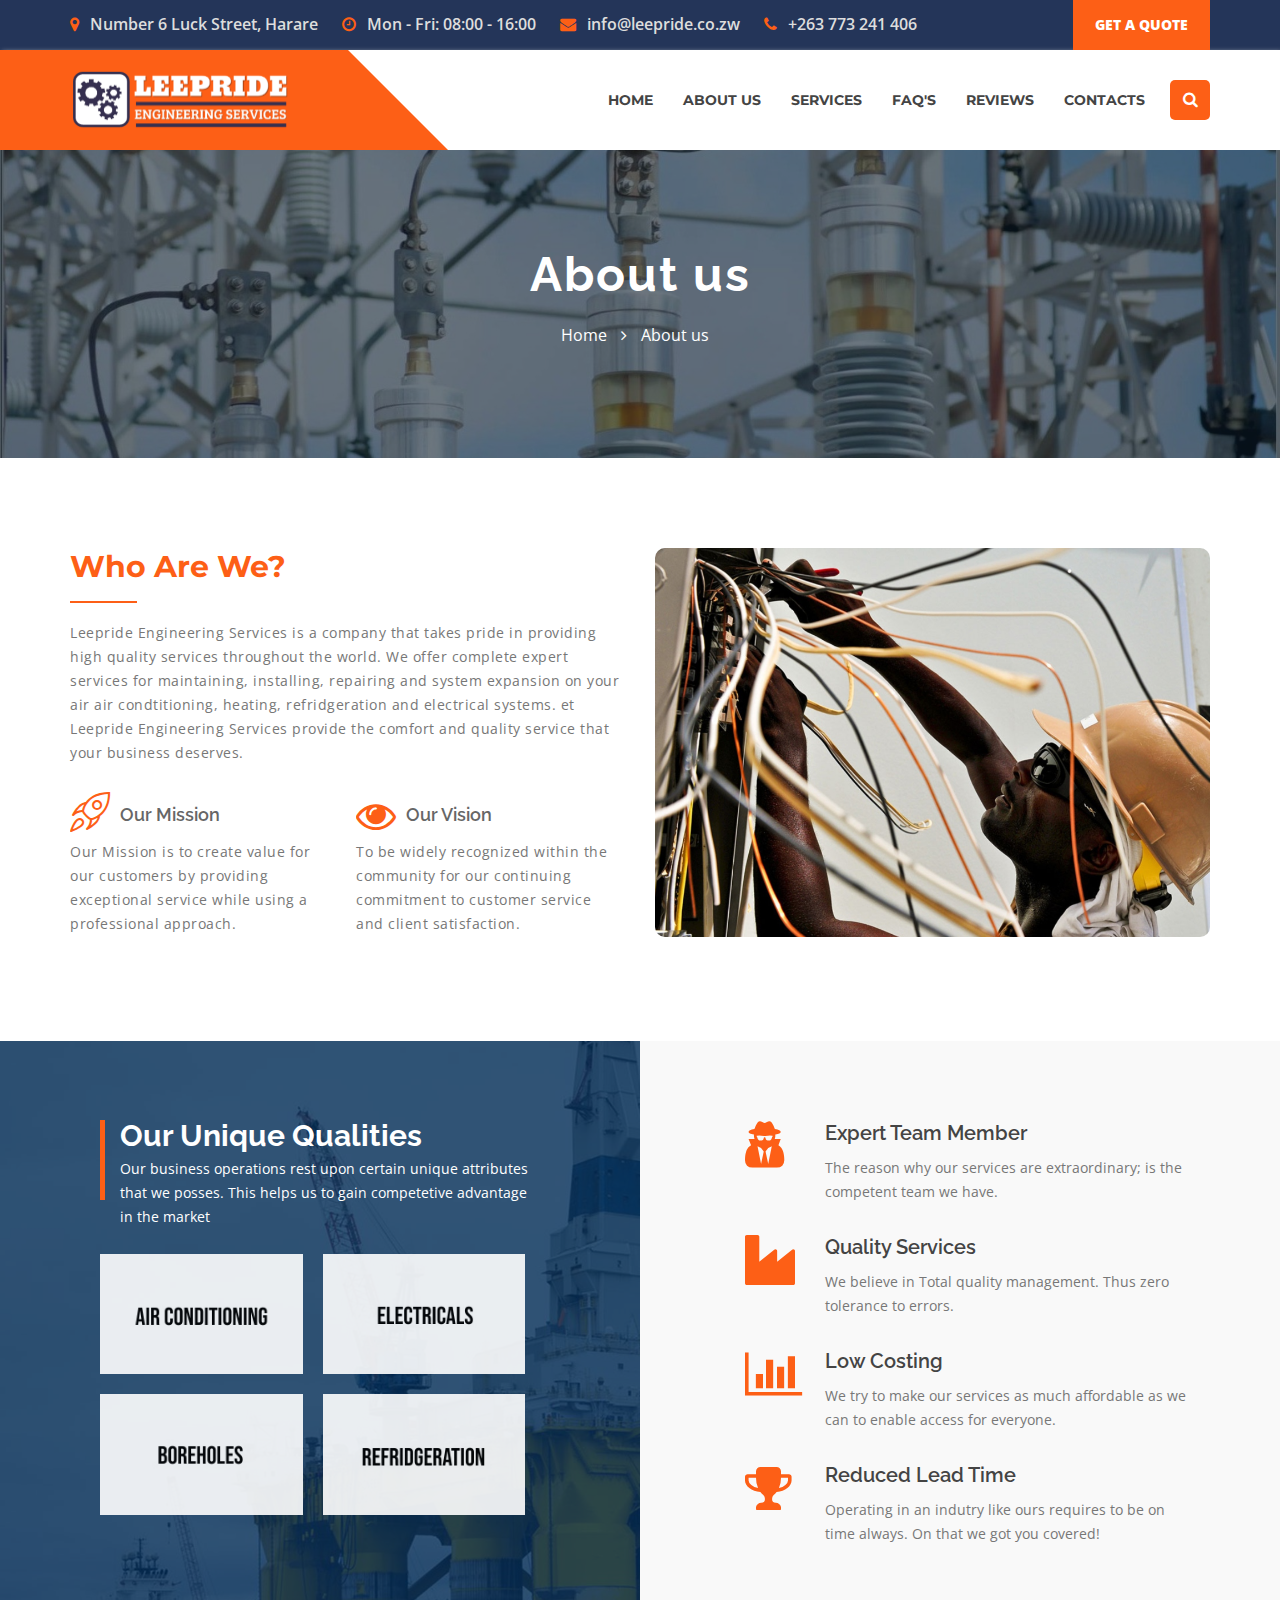
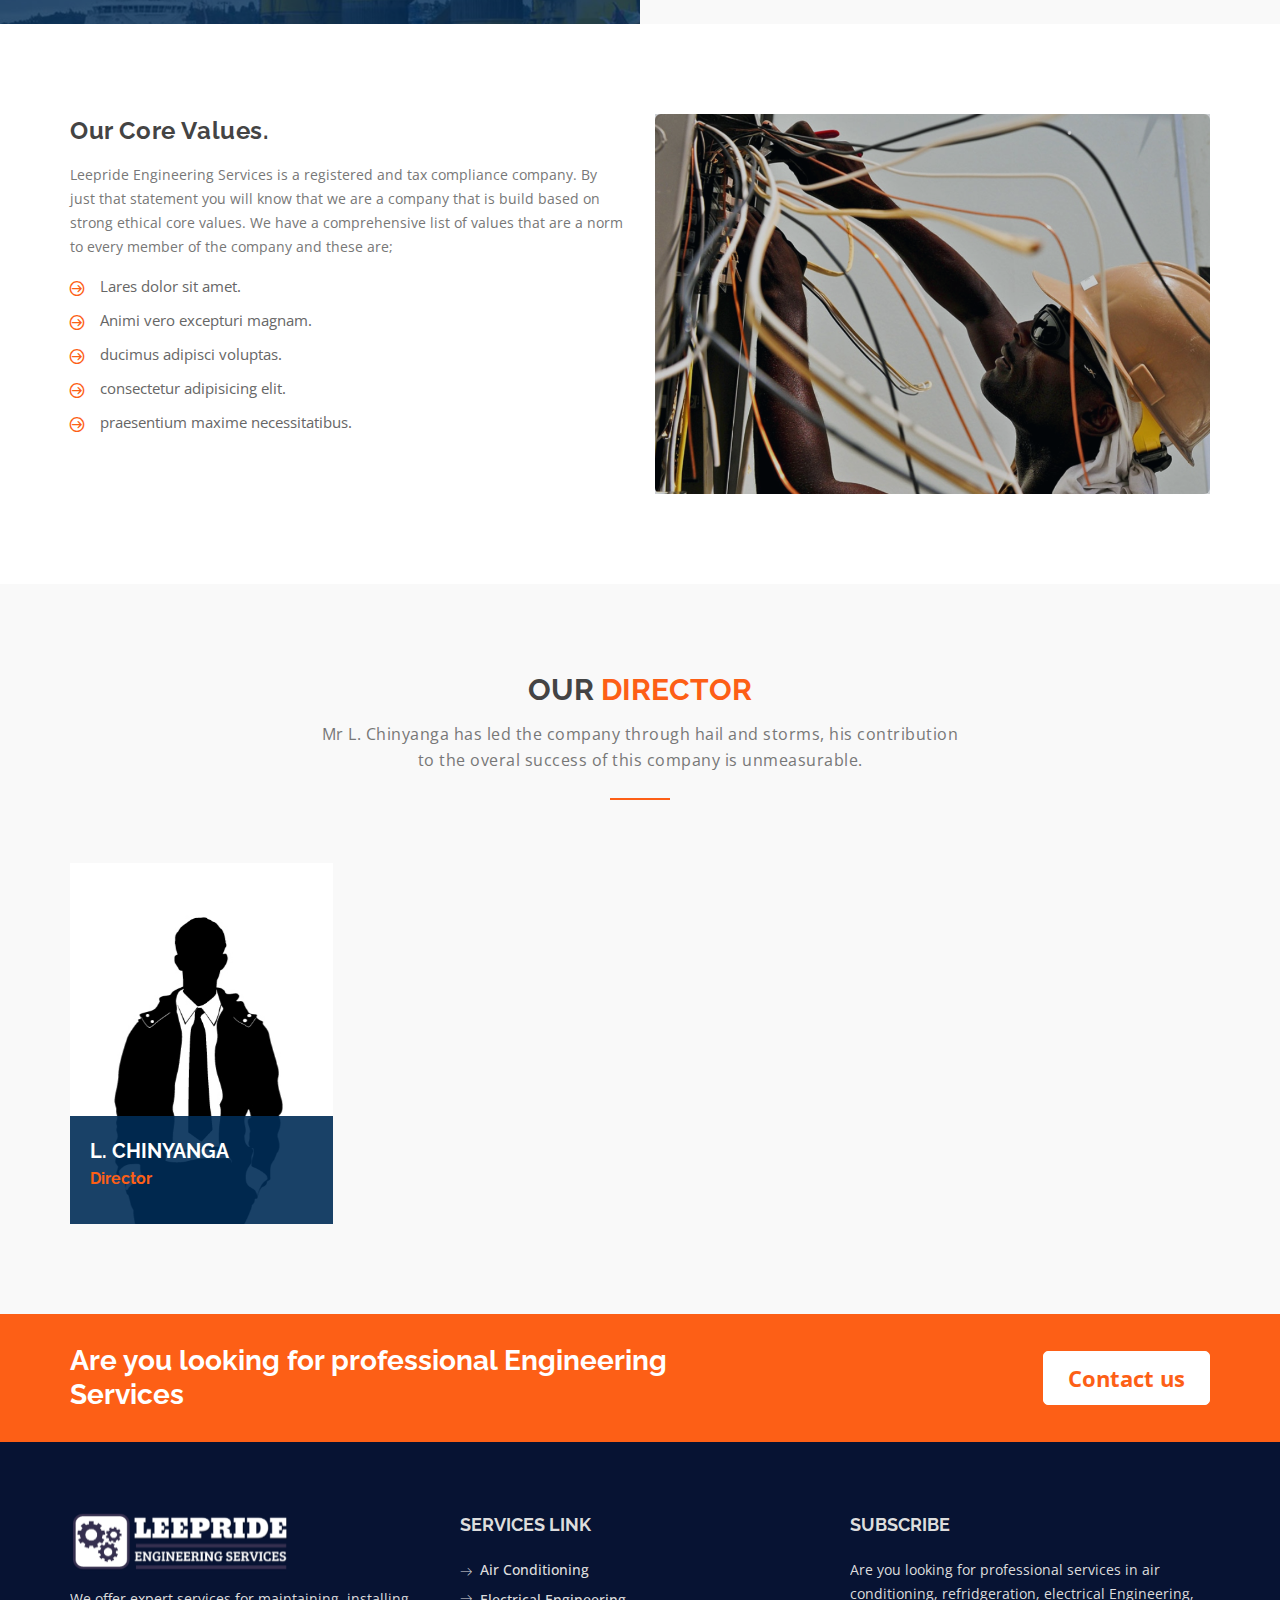
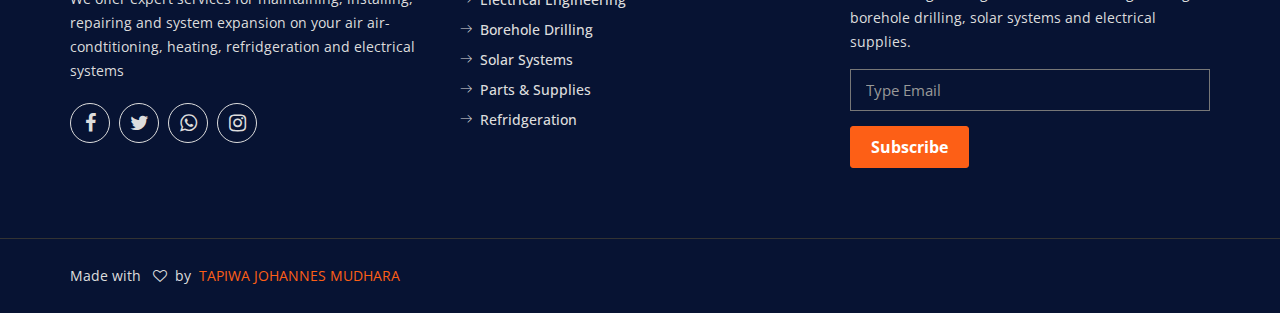
<file: about.html>
<!doctype html>
<html class="no-js" lang="en">
	
<head>
		<meta charset="utf-8">
		<meta http-equiv="x-ua-compatible" content="ie=edge">
		<title>About us | Leepride Engineering Services</title>
		<meta name="description" content="">
		<meta name="viewport" content="width=device-width, initial-scale=1">

		<!-- favicon -->		
		<link rel="shortcut icon" type="image/x-icon" href="img/logo/favicon.ico">

		<!-- all css here -->

		<!-- bootstrap v3.3.6 css -->
		<link rel="stylesheet" href="css/bootstrap.min.css">
		<!-- owl.carousel css -->
		<link rel="stylesheet" href="css/owl.carousel.css">
		<link rel="stylesheet" href="css/owl.transitions.css">
        <!-- meanmenu css -->
        <link rel="stylesheet" href="css/meanmenu.min.css">
		<!-- font-awesome css -->
		<link rel="stylesheet" href="css/font-awesome.min.css">
		<link rel="stylesheet" href="css/icon.css">
		<link rel="stylesheet" href="css/flaticon.css">
		<!-- magnific css -->
        <link rel="stylesheet" href="css/magnific.min.css">
		<!-- venobox css -->
		<link rel="stylesheet" href="css/venobox.css">
		<!-- style css -->
		<link rel="stylesheet" href="style.css">
		<!-- responsive css -->
		<link rel="stylesheet" href="css/responsive.css">

		<!-- modernizr css -->
		<script src="js/vendor/modernizr-2.8.3.min.js"></script>
	</head>
		<body>

		<!--[if lt IE 8]>
			<p class="browserupgrade">You are using an <strong>outdated</strong> browser. Please <a href="http://browsehappy.com/">upgrade your browser</a> to improve your experience.</p>
		<![endif]-->

        <div id="preloader"></div>
        <header class="header-one">
            <!-- Start top bar -->
            <div class="topbar-area fix hidden-xs">
                <div class="container">
                    <div class="row">
                        <div class=" col-md-10 col-sm-9">
                            <div class="topbar-left">
                                <ul>
                                    <li><a href="#"><i class="fa fa-map-marker"></i> Number 6 Luck Street, Harare</a></li>
                                    <li class="hidden-sm"><a href="#"><i class="fa fa-clock-o"></i> Mon - Fri: 08:00 - 16:00</a></li>
                                    <li><a href="#"><i class="fa fa-envelope"></i> info@leepride.co.zw</a></li>
                                    <li><a href="tel:+263773241406"><i class="fa fa-phone"></i> +263 773 241 406</a></li>
                                </ul>  
                            </div>
                        </div>
                        <div class="col-md-2 col-sm-3">
                            <div class="quote-button">
								<a href="contact.html" class="quote-btn"  title="Quick view" data-toggle="modal" data-target="#quoteModal">Get a quote</a>
							</div>
                        </div>
                    </div>
                </div>
            </div>
            <!-- End top bar -->
            <!-- header-area start -->
            <div id="sticker" class="header-area hidden-xs">
                <div class="container">
                    <div class="row">
                        <!-- logo start -->
                        <div class="col-md-3 col-sm-3 logo-bg">
                            <div class="logo">
                                <!-- Brand -->
                                <a class="navbar-brand page-scroll sticky-logo" href="index.html">
                                    <img src="img/logo/logo2.png" alt="">
                                </a>
                            </div>
                        </div>
                        <!-- logo end -->
                        <div class="col-md-9 col-sm-9">
                            <div class="header-right-link">
                                <!-- search option start -->
                                <form action="#">
                                    <div class="search-option">
                                        <input type="text" placeholder="Search...">
                                        <button class="button" type="submit"><i class="fa fa-search"></i></button>
                                    </div>
                                    <a class="main-search" href="#"><i class="fa fa-search"></i></a>
                                </form>
                                <!-- search option end -->
                            </div>
                            <!-- mainmenu start -->
                            <nav class="navbar navbar-default">
                                <div class="collapse navbar-collapse" id="navbar-example">
                                    <div class="main-menu">
                                        <ul class="nav navbar-nav navbar-right">
                                            <li><a href="index.html">Home</a></li>
											<li><a href="about.html">About us</a></li>
											<li><a class="pagess" href="services.html">Services</a>
												<ul class="sub-menu">
													<li><a href="services.html">All Services</a></li>
													<li><a href="air.html">Air Conditioning</a></li>
													<li><a href="refridgeration.html">Refridgeration</a></li>
													<li><a href="electricals.html">Electrical Engineering</a></li>
													<li><a href="boreholes.html">Boreholes</a></li>
													<li><a href="solar.html">Solar Energy System</a></li>
													<li><a href="parts.html">Parts & Supplies</a></li>
												</ul>
											</li>
											<li><a href="faq.html">Faq's</a></li>
											<li><a href="review.html">Reviews</a></li>
											<li><a href="contact.html">contacts</a></li>
                                        </ul>
                                    </div>
                                </div>
                            </nav>
                            <!-- mainmenu end -->
                        </div>
                    </div>
                </div>
            </div>
            <!-- header-area end -->
            <!-- mobile-menu-area start -->
            <div class="mobile-menu-area hidden-lg hidden-md hidden-sm">
                <div class="container">
                    <div class="row">
                        <div class="col-md-12">
                            <div class="mobile-menu">
                                <div class="logo">
                                    <a href="index.html"><img src="img/logo/logo.png" alt="" /></a>
                                </div>
                                <nav id="dropdown">
                                    <ul class="nav navbar-nav navbar-right">
                                        <li><a href="index.html">Home</a></li>
                                        <li><a href="about.html">About us</a></li>
										<li><a class="pagess" href="services.html">Services</a>
											<ul class="sub-menu">
												<li><a href="services.html">All Services</a></li>
												<li><a href="air.html">Air Conditioning</a></li>
												<li><a href="refridgeration.html">Refridgeration</a></li>
												<li><a href="electricals.html">Electrical Engineering</a></li>
												<li><a href="boreholes.html">Boreholes</a></li>
												<li><a href="solar.html">Solar Energy System</a></li>
												<li><a href="parts.html">Parts & Supplies</a></li>
											</ul>
										</li>
                                        <li><a href="faq.html">Faq's</a></li>
                                        <li><a href="review.html">Reviews</a></li>
                                        <li><a href="contact.html">contacts</a></li>
                                    </ul>
                                </nav>
                            </div>					
                        </div>
                    </div>
                </div>
            </div>
            <!-- mobile-menu-area end -->		
        </header>
        <!-- header end -->
        <!-- Start breadcumb Area -->
        <div class="page-area">
            <div class="breadcumb-overlay"></div>
            <div class="container">
                <div class="row">
                    <div class="col-md-12 col-sm-12 col-xs-12">
                        <div class="breadcrumb text-center">
                            <div class="section-headline white-headline text-center">
                                <h3>About us</h3>
                            </div>
                            <ul>
                                <li class="home-bread">Home</li>
                                <li>About us</li>
                            </ul>
                        </div>
                    </div>
                </div>
            </div>
        </div>
        <!-- End breadcumb Area -->
         <!-- about-area start -->
        <div class="about-page-area area-padding">
            <div class="container">
                <div class="row">
                    <div class="col-md-6 col-sm-6 col-xs-12">
                        <div class="about-content">
							<h4><span class="color">Who are we?</span></h4>
                            <p>Leepride Engineering Services is a company that takes pride in providing high quality services throughout the world. We offer complete expert services for maintaining, installing, repairing and system expansion on your air air condtitioning, heating, refridgeration and electrical systems. et Leepride Engineering Services provide the comfort and quality service that your business deserves.</p>
                            <div class="about-details text-center">
                                <div class="single-about">
                                    <div class="icon-title">
                                    	<a href="#"><i class="icon icon-rocket"></i></a>
                                        <h5>Our Mission</h5>
                                    </div>
									<p>Our Mission is to create value for our customers by providing exceptional service while using a professional approach.</p>
                                </div>
                                <div class="single-about">
                                    <div class="icon-title">
										<a href="#"><i class="fa fa-eye"></i></a>
										<h5>Our Vision</h5>
                                    </div>
                                    <p>To be widely recognized within the community for our continuing commitment to customer service and client satisfaction.</p>
                                </div>
                            </div>
                        </div>
                    </div>
                    <!-- column end -->
                    <div class="col-md-6 col-sm-6 col-xs-12">
                        <div class="about-image">
                            <img src="img/about/vd.jpg" alt="">
                        </div>
                    </div>
                    <!-- column end -->
                </div>
            </div>
        </div>
        <!-- about-area end -->
         <!-- Start Overview -->
        <div class="overview-area fix parallax-bg" data-stellar-background-ratio="0.6">
            <div class="container-full ">
                <div class="row">
                    <div class="col-md-6 col-sm-12 col-xs-12">
                        <div class="client-details">
                            <div class="client-head">
                                <h3>Our unique qualities</h3>
                                <p>Our business operations rest upon certain unique attributes that we posses. This helps us to gain competetive advantage in the market</p>
                            </div>
                            <div class="client-inner">
                                <div class="single-client">
                                    <a href="#"><img src="img/brand/1.jpg" alt=""></a>
                                </div>
                                <!-- End single-client -->
                                <div class="single-client">
                                    <a href="#"><img src="img/brand/2.jpg" alt=""></a>
                                </div>
                                <!-- End single-client -->
                                <div class="single-client">
                                    <a href="#"><img src="img/brand/3.jpg" alt=""></a>
                                </div>
                                <!-- End single-client -->
                                <div class="single-client">
                                    <a href="#"><img src="img/brand/4.jpg" alt=""></a>
                                </div>
                                <!-- End single-client -->
                            </div>
                        </div>
                    </div>
                    <!-- End Column -->
                    <div class=" col-md-6 col-sm-12 col-xs-12">
                        <div class="company-content">
                        	<div class="main-view">
								<div class="single-view">
									<a class="view-images" href="#"><i class="fa fa-user-secret"></i></a>
									<div class="view-content">
										<h4>Expert Team member</h4>
										 <p>The reason why our services are extraordinary; is the competent team we have.</p>
									</div>
								</div>
							</div>
							<!-- End single-view -->
							<div class="main-view">
								<div class="single-view">
									<a class="view-images" href="#"><i class="fa fa-industry "></i></a>
									<div class="view-content">
										<h4>Quality Services</h4>
										 <p>We believe in Total quality management. Thus zero tolerance to errors.</p>
									</div>
								</div>
							</div>
							<!-- End single-view -->
							<div class="main-view">
								<div class="single-view">
									<a class="view-images" href="#"><i class="fa fa-bar-chart "></i></a>
									<div class="view-content">
										<h4>Low Costing</h4>
										 <p>We try to make our services as much affordable as we can to enable access for everyone.</p>
									</div>
								</div>
							</div>
							<!-- End single-view -->
						   <div class="main-view">
								<div class="single-view">
									<a class="view-images" href="#"><i class="fa fa-trophy"></i></a>
									<div class="view-content">
										<h4>Reduced Lead Time</h4>
										 <p>Operating in an indutry like ours requires to be on time always. On that we got you covered!</p>
									</div>
								</div>
							</div>
							<!-- End single-view -->
                        </div>
                    </div>
                </div>
            </div>
        </div>
        <!-- End Overview -->
        <!-- Start About Area -->
         <div class="video-page-area area-padding">
            <div class="container">
                <div class="row">
                    <div class="col-md-6 col-sm-6 col-xs-12">
                        <div class="video-text">
                           <h4>Our Core Values.</h4>
                            <p>
                                Leepride Engineering Services is a registered and tax compliance company. By just that statement you will know that we are a company that is build based on strong ethical core values. We have a comprehensive list of values that are a norm to every member of the company and these are;
                            </p>
                            <ul class="marker-list">
                                <li>Lares dolor sit amet.</li>
                                <li>Animi vero excepturi magnam.</li>
                                <li>ducimus adipisci voluptas.</li>
                                <li>consectetur adipisicing elit.</li>
                                <li>praesentium maxime necessitatibus.</li>
                            </ul>
                        </div>
                    </div>
                    <div class="col-md-6 col-sm-6 col-xs-12">
                        <div class="video-inner text-center">
                            <div class="video-content">
                              
                               
                            </a>
                            </div>
                        </div>
                    </div>
                </div>
                <!-- end Row -->
            </div>
        </div>
        <!-- End About Area -->
        <!-- Team area start -->	
        <div class="team-area bg-color area-padding">
            <div class="container">
                <!-- section head -->
                <div class="row">
					<div class="col-md-12 col-sm-12 col-xs-12">
						<div class="section-headline text-center">
							<h3>Our <span class="color">Director</span></h3>
						    <p>Mr L. Chinyanga has led the company through hail and storms, his contribution to the overal success of this company is unmeasurable.</p>
						</div>
					</div>
				</div>
                <div class="row">
                    <div class="team-member">
                       
                        <!-- the director-->
                        <div class="col-md-3 col-sm-6">
                            <div class="single-member">
                                <div class="team-img">
                                    <a href="#">
                                        <img src="img/team/t4.jpg" alt="">
                                    </a>
                                </div>
                                <div class="team-content">
                                    <div class="team-title">
                                        <h4>L. Chinyanga</h4>
                                        <h6>Director</h6>
                                    </div>
                                    <div class="team-share">
                                       <p>Mr L. Chinyanga has competant skills in engineering an business management with more than 10years experience in the industry</p>
                                        <ul align="center" class="social-icon">
                                            <li ><a class="facebook" href="#"><i class="fa fa-phone"></i></a></li>
                                           
                                            <li><a class="instagram" href="#"><i class="fa fa-whatsapp"></i></a></li>
                                        </ul>
                                    </div>
                                </div>
                            </div>
                        </div>
                        <!-- the director-->
                    </div>
                </div>
            </div>
        </div>
        <!-- team area end -->
        <!-- Start Banner Area -->
        <div class="banner-area">
            <div class="container">
                <div class="row">
                    <div class="col-md-12 col-sm-12 col-xs-12">
                        <div class="banner-content text-left">
                            <h4>Are you looking for professional Engineering Services</h4>
                            <div class="banner-contact-btn">
                                <a class="banner-btn" href="tel:+263773241406">Contact us</a>
                            </div>
                        </div>
                    </div>
                </div>
            </div>
        </div>
        <!-- End Banner Area -->
        <!-- Start Footer bottom Area -->
        <footer>
            <div class="footer-area">
                <div class="container">
                    <div class="row">
                        <div class="col-md-4 col-sm-5 col-xs-12">
                            <div class="footer-content">
                                <div class="footer-head">
                                    <div class="footer-logo">
                                    	<a href="#"><img src="img/logo/logo2.png" alt=""></a>
                                    </div>
                                    <p>
                                        We offer expert services for maintaining, installing, repairing and system expansion on your air air-condtitioning, heating, refridgeration and electrical systems
                                    </p>
                                    <div class="footer-icons">
                                        <ul>
                                            <li>
                                                <a href="#">
                                                    <i class="fa fa-facebook"></i>
                                                </a>
                                            </li>
                                            <li>
                                                <a href="#">
                                                    <i class="fa fa-twitter"></i>
                                                </a>
                                            </li>
                                            
                                            <li>
                                                <a target="_blank" href="https://wa.me/263773241406">
                                                    <i class="fa fa-whatsapp"></i>
                                                </a>
                                            </li>
                                            <li>
                                                <a href="#">
                                                    <i class="fa fa-instagram"></i>
                                                </a>
                                            </li>
                                        </ul>
                                    </div>
                                    
                                </div>
                            </div>
                        </div>
                        <!-- end single footer -->
                        <div class="col-md-4 col-sm-3 col-xs-12">
                            <div class="footer-content">
                                <div class="footer-head">
                                    <h4>Services Link</h4>
                                    <div class="footer-services-link">
                                        <ul class="footer-list">
                                            <li><a href="air.html">Air Conditioning</a></li>
                                            <li><a href="electricals.html">Electrical Engineering </a></li>
                                            <li><a href="boreholes.html">Borehole Drilling</a></li>
                                            <li><a href="solar.html">Solar Systems</a></li>
                                            <li><a href="parts.html">Parts & Supplies</a></li>
                                            <li><a href="refridgeration.html">Refridgeration</a></li>
                                        </ul>
                                    
                                    </div>
                                </div>
                            </div>
                        </div>
                        <!-- end single footer -->
                        <div class="col-md-4 col-sm-4 col-xs-12">
                            <div class="footer-content">
                                <div class="footer-head">
                                    <h4>Subscribe</h4>
                                    <p>
                                        Are you looking for professional services in air conditioning, refridgeration, electrical Engineering, borehole drilling, solar systems and electrical supplies.
                                    </p>
                                    <div class="subs-feilds">
                                        <div class="suscribe-input">
                                            <input type="email" class="email form-control width-80" id="sus_email" placeholder="Type Email">
                                            <button type="submit" id="sus_submit" class="add-btn">Subscribe</button>
                                        </div>
                                    </div>
                                </div>
                            </div>
                        </div>
                        <!-- end single footer -->
                    </div>
                </div>
            </div>
            <!-- End footer area -->
            <div class="footer-area-bottom">
                <div class="container">
                    <div class="row">
                        <div class="col-md-6 col-sm-6 col-xs-12">
                            <div class="copyright">
                                <p>
                                 Made with &nbsp; <i class="fa fa-heart-o"></i> &nbsp;by  <a target="_blank" href="tel:263776792078">&nbsp;TAPIWA JOHANNES MUDHARA</a>
                                </p>
                            </div>
                        </div>
                    </div>
                </div>
            </div>
        </footer>
		<!-- all js here -->

		<!-- jquery latest version -->
		<script src="js/vendor/jquery-1.12.4.min.js"></script>
		<!-- bootstrap js -->
		<script src="js/bootstrap.min.js"></script>
		<!-- owl.carousel js -->
		<script src="js/owl.carousel.min.js"></script>
		<!-- Counter js -->
		<script src="js/jquery.counterup.min.js"></script>
		<!-- waypoint js -->
		<script src="js/waypoints.js"></script>
		<!-- isotope js -->
        <script src="js/isotope.pkgd.min.js"></script>
        <!-- stellar js -->
        <script src="js/jquery.stellar.min.js"></script>
		<!-- magnific js -->
        <script src="js/magnific.min.js"></script>
		<!-- venobox js -->
		<script src="js/venobox.min.js"></script>
        <!-- meanmenu js -->
        <script src="js/jquery.meanmenu.js"></script>
		<!-- Form validator js -->
		<script src="js/form-validator.min.js"></script>
		<!-- plugins js -->
		<script src="js/plugins.js"></script>
		<!-- main js -->
		<script src="js/main.js"></script>
	</body>

</html>
</file>
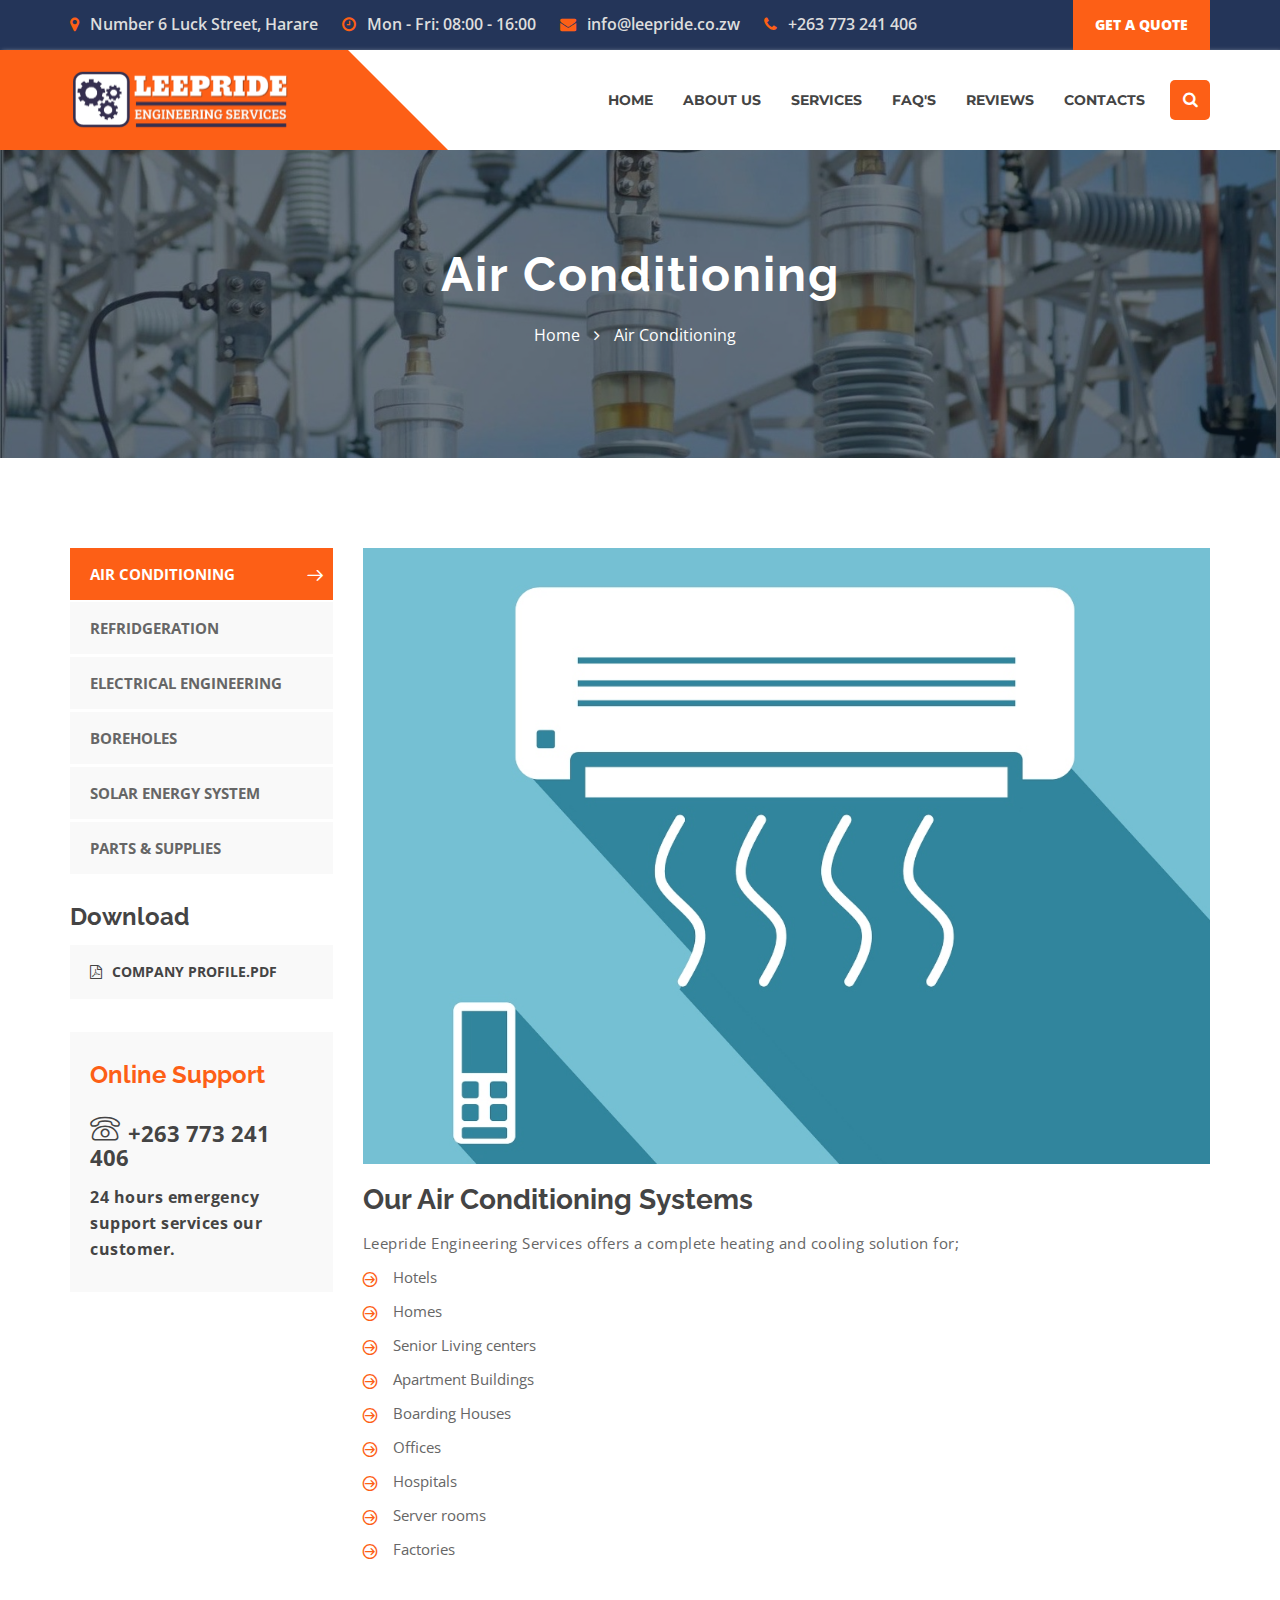
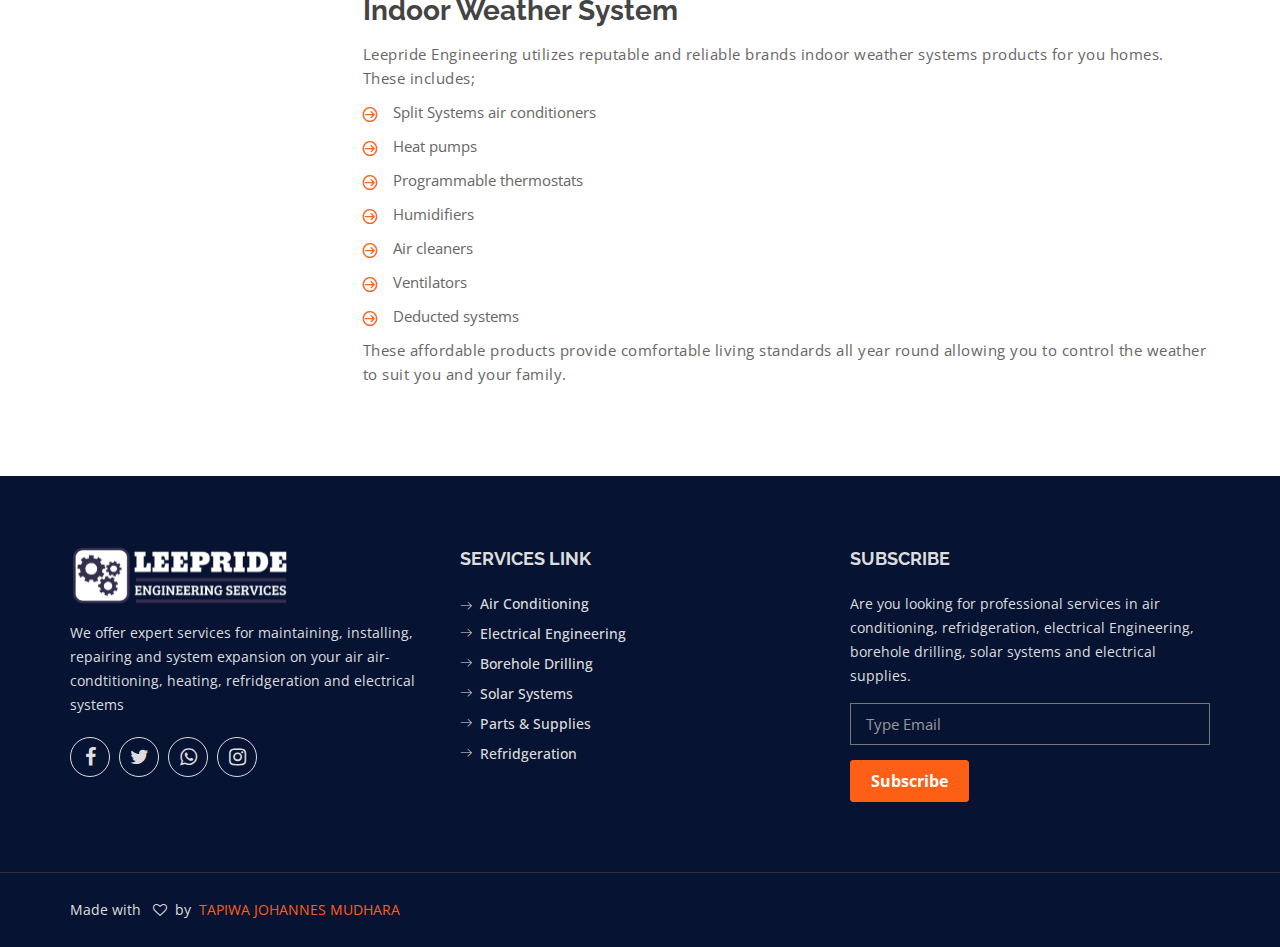
<file: air.html>
<!doctype html>
<html class="no-js" lang="en">
	
<head>
		<meta charset="utf-8">
		<meta http-equiv="x-ua-compatible" content="ie=edge">
		<title>Air Conditioning | Leepride Engineering Services</title>
		<meta name="description" content="">
		<meta name="viewport" content="width=device-width, initial-scale=1">

		<!-- favicon -->		
		<link rel="shortcut icon" type="image/x-icon" href="img/logo/favicon.ico">

		<!-- all css here -->

		<!-- bootstrap v3.3.6 css -->
		<link rel="stylesheet" href="css/bootstrap.min.css">
		<!-- owl.carousel css -->
		<link rel="stylesheet" href="css/owl.carousel.css">
		<link rel="stylesheet" href="css/owl.transitions.css">
        <!-- meanmenu css -->
        <link rel="stylesheet" href="css/meanmenu.min.css">
		<!-- font-awesome css -->
		<link rel="stylesheet" href="css/font-awesome.min.css">
		<link rel="stylesheet" href="css/icon.css">
		<link rel="stylesheet" href="css/flaticon.css">
		<!-- magnific css -->
        <link rel="stylesheet" href="css/magnific.min.css">
		<!-- venobox css -->
		<link rel="stylesheet" href="css/venobox.css">
		<!-- style css -->
		<link rel="stylesheet" href="style.css">
		<!-- responsive css -->
		<link rel="stylesheet" href="css/responsive.css">

		<!-- modernizr css -->
		<script src="js/vendor/modernizr-2.8.3.min.js"></script>
	</head>
		<body>

		<!--[if lt IE 8]>
			<p class="browserupgrade">You are using an <strong>outdated</strong> browser. Please <a href="http://browsehappy.com/">upgrade your browser</a> to improve your experience.</p>
		<![endif]-->

        <div id="preloader"></div>
        <header class="header-one">
            <!-- Start top bar -->
            <div class="topbar-area fix hidden-xs">
                <div class="container">
                    <div class="row">
                        <div class=" col-md-10 col-sm-9">
                            <div class="topbar-left">
                                <ul>
                                    <li><a href="#"><i class="fa fa-map-marker"></i> Number 6 Luck Street, Harare</a></li>
                                    <li class="hidden-sm"><a href="#"><i class="fa fa-clock-o"></i> Mon - Fri: 08:00 - 16:00</a></li>
                                    <li><a href="#"><i class="fa fa-envelope"></i> info@leepride.co.zw</a></li>
                                    <li><a href="tel:+263773241406"><i class="fa fa-phone"></i> +263 773 241 406</a></li>
                                </ul>  
                            </div>
                        </div>
                        <div class="col-md-2 col-sm-3">
                            <div class="quote-button">
								<a href="contact.html" class="quote-btn"  title="Quick view" data-toggle="modal" data-target="#quoteModal">Get a quote</a>
							</div>
                        </div>
                    </div>
                </div>
            </div>
            <!-- End top bar -->
            <!-- header-area start -->
            <div id="sticker" class="header-area hidden-xs">
                <div class="container">
                    <div class="row">
                        <!-- logo start -->
                        <div class="col-md-3 col-sm-3 logo-bg">
                            <div class="logo">
                                <!-- Brand -->
                                <a class="navbar-brand page-scroll sticky-logo" href="index.html">
                                    <img src="img/logo/logo2.png" alt="">
                                </a>
                            </div>
                        </div>
                        <!-- logo end -->
                        <div class="col-md-9 col-sm-9">
                            <div class="header-right-link">
                                <!-- search option start -->
                                <form action="#">
                                    <div class="search-option">
                                        <input type="text" placeholder="Search...">
                                        <button class="button" type="submit"><i class="fa fa-search"></i></button>
                                    </div>
                                    <a class="main-search" href="#"><i class="fa fa-search"></i></a>
                                </form>
                                <!-- search option end -->
                            </div>
                            <!-- mainmenu start -->
                            <nav class="navbar navbar-default">
                                <div class="collapse navbar-collapse" id="navbar-example">
                                    <div class="main-menu">
                                        <ul class="nav navbar-nav navbar-right">
                                            <li><a href="index.html">Home</a></li>
											<li><a href="about.html">About us</a></li>
											<li><a class="pagess" href="services.html">Services</a>
												<ul class="sub-menu">
													<li><a href="services.html">All Services</a></li>
													<li><a href="air.html">Air Conditioning</a></li>
													<li><a href="refridgeration.html">Refridgeration</a></li>
													<li><a href="electricals.html">Electrical Engineering</a></li>
													<li><a href="boreholes.html">Boreholes</a></li>
													<li><a href="solar.html">Solar Energy System</a></li>
													<li><a href="parts.html">Parts & Supplies</a></li>
												</ul>
											</li>
											<li><a href="faq.html">Faq's</a></li>
											<li><a href="review.html">Reviews</a></li>
											<li><a href="contact.html">contacts</a></li>
                                        </ul>
                                    </div>
                                </div>
                            </nav>
                            <!-- mainmenu end -->
                        </div>
                    </div>
                </div>
            </div>
            <!-- header-area end -->
            <!-- mobile-menu-area start -->
            <div class="mobile-menu-area hidden-lg hidden-md hidden-sm">
                <div class="container">
                    <div class="row">
                        <div class="col-md-12">
                            <div class="mobile-menu">
                                <div class="logo">
                                    <a href="index.html"><img src="img/logo/logo.png" alt="" /></a>
                                </div>
                                <nav id="dropdown">
                                    <ul class="nav navbar-nav navbar-right">
                                        <li><a href="index.html">Home</a></li>
                                        <li><a href="about.html">About us</a></li>
										<li><a class="pagess" href="services.html">Services</a>
											<ul class="sub-menu">
												<li><a href="services.html">All Services</a></li>
												<li><a href="air.html">Air Conditioning</a></li>
												<li><a href="refridgeration.html">Refridgeration</a></li>
												<li><a href="electricals.html">Electrical Engineering</a></li>
												<li><a href="boreholes.html">Boreholes</a></li>
												<li><a href="solar.html">Solar Energy System</a></li>
												<li><a href="parts.html">Parts & Supplies</a></li>
											</ul>
										</li>
                                        <li><a href="faq.html">Faq's</a></li>
                                        <li><a href="review.html">Reviews</a></li>
                                        <li><a href="contact.html">contacts</a></li>
                                    </ul>
                                </nav>
                            </div>					
                        </div>
                    </div>
                </div>
            </div>
            <!-- mobile-menu-area end -->		
        </header>
        <!-- header end -->
        <!-- Start breadcumb Area -->
        <div class="page-area">
            <div class="breadcumb-overlay"></div>
            <div class="container">
                <div class="row">
                    <div class="col-md-12 col-sm-12 col-xs-12">
                        <div class="breadcrumb text-center">
                            <div class="section-headline white-headline text-center">
                                <h3>Air Conditioning</h3>
                            </div>
                            <ul>
                                <li class="home-bread">Home</li>
                                <li>Air Conditioning</li>
                            </ul>
                        </div>
                    </div>
                </div>
            </div>
        </div>
        <!-- End breadcumb Area -->
         <!-- End services Area -->
        <div class="single-services-page area-padding">
            <div class="container">
                <div class="row">
                    <div class="col-md-3 col-sm-4 col-xs-12">
                        <div class="page-head-left">
                           <!-- strat single area -->
                            <div class="single-page-head">
                                <div class="left-menu">
                                    <ul>
                                        <li class="active"><a href="air.html">Air Conditioning</a></li>
                                        <li><a href="refridgeration.html">Refridgeration </a></li>
                                        <li><a href="electricals.html">Electrical Engineering</a></li>
                                        <li><a href="boreholes.html">Boreholes</a></li>
                                        <li><a href="solar.html">Solar Energy System</a></li>
                                        <li><a href="parts.html">Parts & Supplies</a></li>
                                    </ul>
                                </div>
                            </div>
                            <div class="single-page-head">
                                <div class="download-btn">
                                    <h4>Download</h4>
                                    <div class="about-btn">
										<a href="#" class="down-btn"><i class="fa fa-file-pdf-o"></i>company profile.PDF</a>
										
									</div>
                                </div>
                            </div>
                            <!-- strat single area -->
                            <div class="single-page-head">
                                <div class="support-text">
									<h4>Online Support</h4>
									<a><i class="icon icon-phone"></i>+263 773 241 406</a>
									<p>24 hours emergency support services our customer.</p>
								</div>
                            </div>
                        </div>
                    </div>
                    <!-- End left sidebar -->
                    <!-- Start service page -->
                    <div class="col-md-9 col-sm-8 col-xs-12">
                        <div class="row">
                            <div class="col-md-12 col-sm-12 col-xs-12">
                                <div class="single-page">
                                    <div class="page-img">
                                        <img src="img/service/1.jpg" alt="">
                                    </div>
                                </div>
                            </div>
                            <!-- strat single page -->
                            <!-- single-well end-->
                            <div class="col-md-12 col-sm-12 col-xs-12">
                                <div class="single-well">
                                    <a href="#">
                                        <h3>Our Air Conditioning Systems</h3>
                                    </a>
                                    <p>Leepride Engineering Services offers a complete heating and cooling solution for;</p>
                                    <ul class="marker-list">
                                        <li>Hotels</li>
                                        <li>Homes</li>
                                        <li>Senior Living centers</li>
                                        <li>Apartment Buildings</li>
                                        <li>Boarding Houses</li>
                                        <li>Offices</li>
                                        <li>Hospitals</li>
                                        <li>Server rooms</li>
                                        <li>Factories</li>
                                        
                                    </ul><br>
                                    <a href="#n">
                                        <h3>Indoor Weather System</h3>
                                    </a>
                                    <p>Leepride Engineering utilizes reputable and reliable brands indoor weather systems products for you homes. These includes;</p>
                                    <ul class="marker-list">
                                       <li>Split Systems air conditioners</li> 
                                       <li>Heat pumps</li>
                                       <li>Programmable thermostats</li>
                                       <li>Humidifiers</li>
                                       <li>Air cleaners</li>
                                       <li>Ventilators</li>
                                       <li>Deducted systems</li>
                                
                                    </ul>
                                    <p>These affordable products provide comfortable living standards all year round allowing you to control the weather to suit you and your family.</p>
                                </div>
                            </div>
                        </div>
                        <!-- end Row -->
                        
                        
                     
                    </div>
                </div>
            </div>
        </div>
        <!-- End page Area -->
        <!-- Start Footer bottom Area -->
        <footer>
            <div class="footer-area">
                <div class="container">
                    <div class="row">
                        <div class="col-md-4 col-sm-5 col-xs-12">
                            <div class="footer-content">
                                <div class="footer-head">
                                    <div class="footer-logo">
                                    	<a href="#"><img src="img/logo/logo2.png" alt=""></a>
                                    </div>
                                    <p>
                                        We offer expert services for maintaining, installing, repairing and system expansion on your air air-condtitioning, heating, refridgeration and electrical systems
                                    </p>
                                    <div class="footer-icons">
                                        <ul>
                                            <li>
                                                <a href="#">
                                                    <i class="fa fa-facebook"></i>
                                                </a>
                                            </li>
                                            <li>
                                                <a href="#">
                                                    <i class="fa fa-twitter"></i>
                                                </a>
                                            </li>
                                            
                                            <li>
                                                <a target="_blank" href="https://wa.me/263773241406">
                                                    <i class="fa fa-whatsapp"></i>
                                                </a>
                                            </li>
                                            <li>
                                                <a href="#">
                                                    <i class="fa fa-instagram"></i>
                                                </a>
                                            </li>
                                        </ul>
                                    </div>
                                    
                                </div>
                            </div>
                        </div>
                        <!-- end single footer -->
                        <div class="col-md-4 col-sm-3 col-xs-12">
                            <div class="footer-content">
                                <div class="footer-head">
                                    <h4>Services Link</h4>
                                    <div class="footer-services-link">
                                        <ul class="footer-list">
                                            <li><a href="air.html">Air Conditioning</a></li>
                                            <li><a href="electricals.html">Electrical Engineering </a></li>
                                            <li><a href="boreholes.html">Borehole Drilling</a></li>
                                            <li><a href="solar.html">Solar Systems</a></li>
                                            <li><a href="parts.html">Parts & Supplies</a></li>
                                            <li><a href="refridgeration.html">Refridgeration</a></li>
                                        </ul>
                                    
                                    </div>
                                </div>
                            </div>
                        </div>
                        <!-- end single footer -->
                        <div class="col-md-4 col-sm-4 col-xs-12">
                            <div class="footer-content">
                                <div class="footer-head">
                                    <h4>Subscribe</h4>
                                    <p>
                                        Are you looking for professional services in air conditioning, refridgeration, electrical Engineering, borehole drilling, solar systems and electrical supplies.
                                    </p>
                                    <div class="subs-feilds">
                                        <div class="suscribe-input">
                                            <input type="email" class="email form-control width-80" id="sus_email" placeholder="Type Email">
                                            <button type="submit" id="sus_submit" class="add-btn">Subscribe</button>
                                        </div>
                                    </div>
                                </div>
                            </div>
                        </div>
                        <!-- end single footer -->
                    </div>
                </div>
            </div>
            <!-- End footer area -->
            <div class="footer-area-bottom">
                <div class="container">
                    <div class="row">
                        <div class="col-md-6 col-sm-6 col-xs-12">
                            <div class="copyright">
                                <p>
                                 Made with &nbsp; <i class="fa fa-heart-o"></i> &nbsp;by  <a target="_blank" href="tel:263776792078">&nbsp;TAPIWA JOHANNES MUDHARA</a>
                                </p>
                            </div>
                        </div>
                    </div>
                </div>
            </div>
        </footer>
		
		<!-- all js here -->

		<!-- jquery latest version -->
		<script src="js/vendor/jquery-1.12.4.min.js"></script>
		<!-- bootstrap js -->
		<script src="js/bootstrap.min.js"></script>
		<!-- owl.carousel js -->
		<script src="js/owl.carousel.min.js"></script>
		<!-- Counter js -->
		<script src="js/jquery.counterup.min.js"></script>
		<!-- waypoint js -->
		<script src="js/waypoints.js"></script>
		<!-- isotope js -->
        <script src="js/isotope.pkgd.min.js"></script>
        <!-- stellar js -->
        <script src="js/jquery.stellar.min.js"></script>
		<!-- magnific js -->
        <script src="js/magnific.min.js"></script>
		<!-- venobox js -->
		<script src="js/venobox.min.js"></script>
        <!-- meanmenu js -->
        <script src="js/jquery.meanmenu.js"></script>
		<!-- Form validator js -->
		<script src="js/form-validator.min.js"></script>
		<!-- plugins js -->
		<script src="js/plugins.js"></script>
		<!-- main js -->
		<script src="js/main.js"></script>
	</body>

</html>
</file>
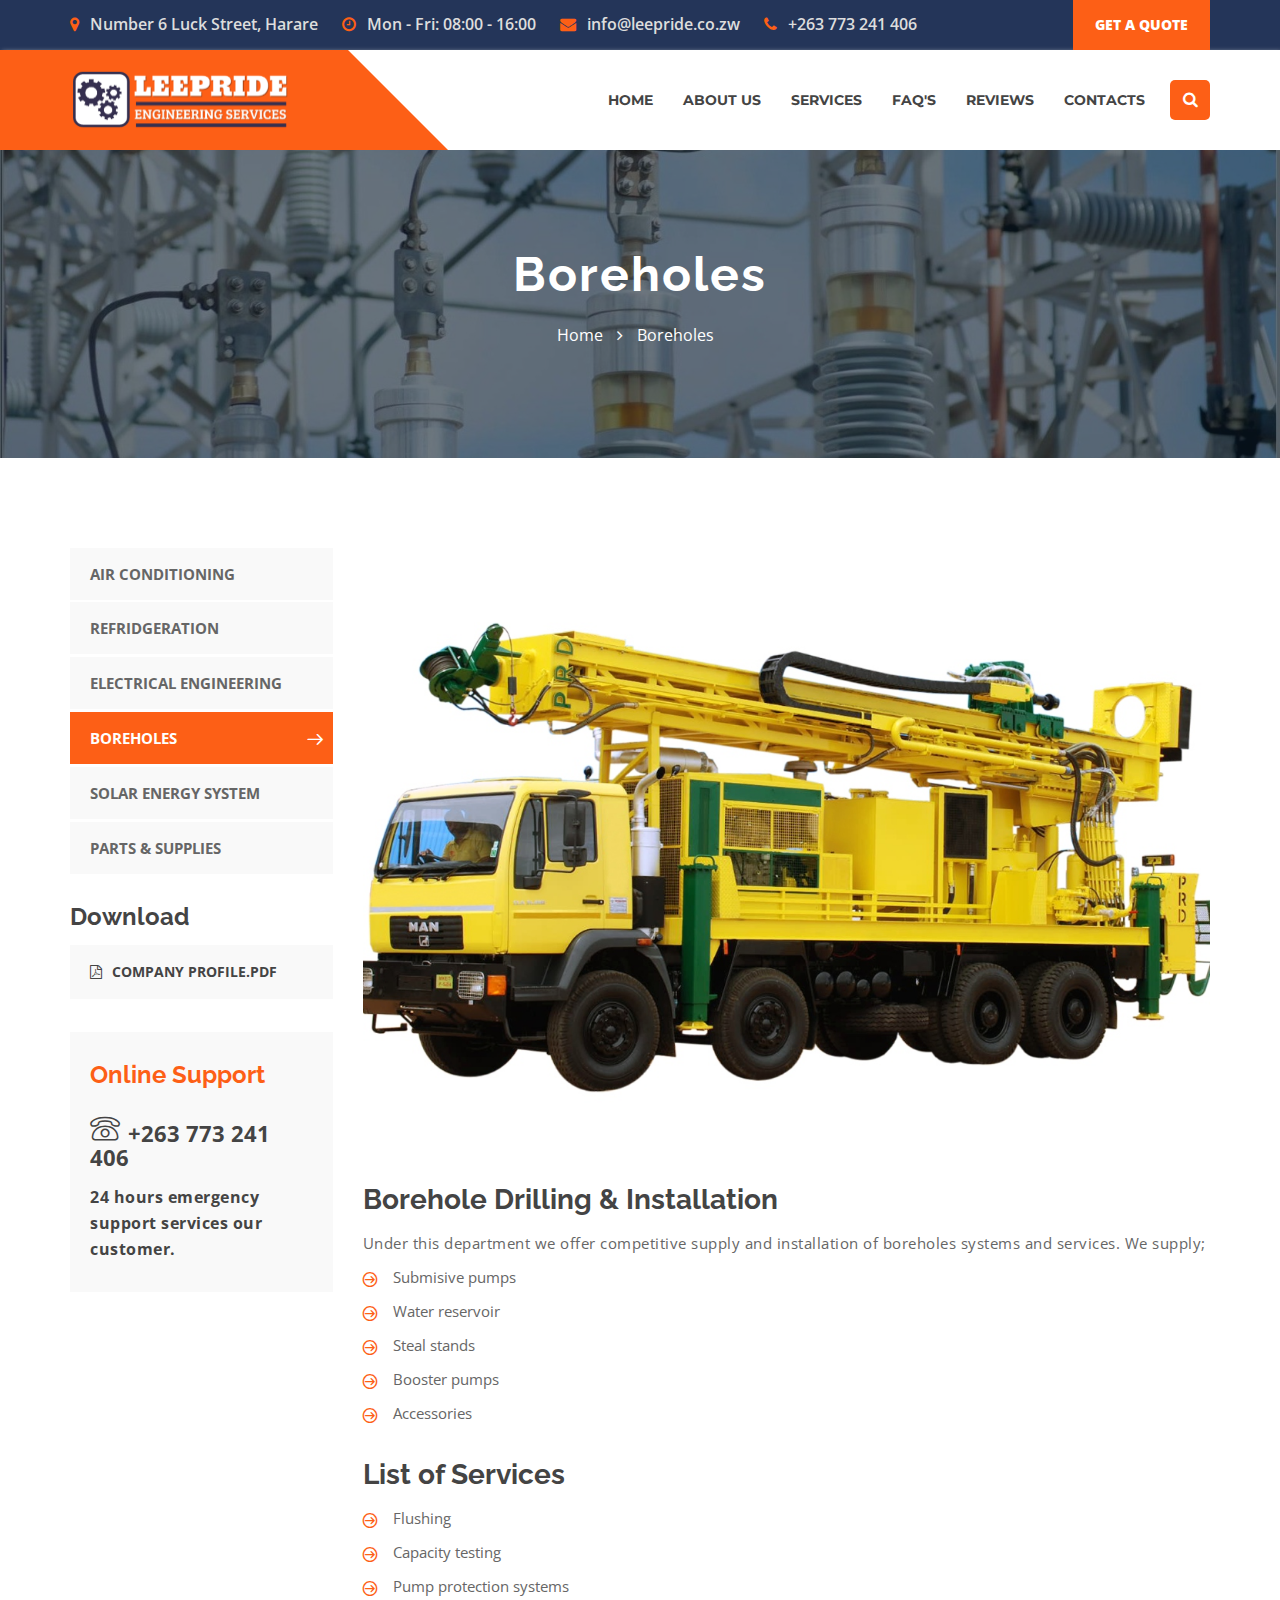
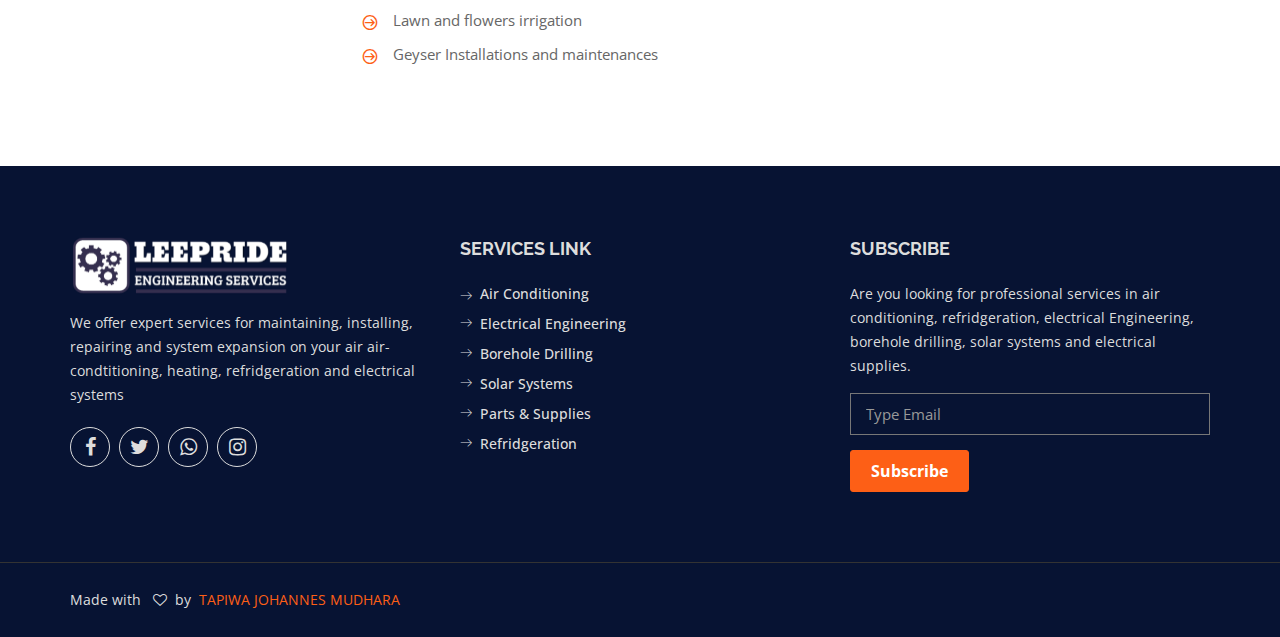
<file: boreholes.html>
<!doctype html>
<html class="no-js" lang="en">
	
<head>
		<meta charset="utf-8">
		<meta http-equiv="x-ua-compatible" content="ie=edge">
		<title>Boreholes | Leepride Engineering Services</title>
		<meta name="description" content="">
		<meta name="viewport" content="width=device-width, initial-scale=1">

		<!-- favicon -->		
		<link rel="shortcut icon" type="image/x-icon" href="img/logo/favicon.ico">

		<!-- all css here -->

		<!-- bootstrap v3.3.6 css -->
		<link rel="stylesheet" href="css/bootstrap.min.css">
		<!-- owl.carousel css -->
		<link rel="stylesheet" href="css/owl.carousel.css">
		<link rel="stylesheet" href="css/owl.transitions.css">
        <!-- meanmenu css -->
        <link rel="stylesheet" href="css/meanmenu.min.css">
		<!-- font-awesome css -->
		<link rel="stylesheet" href="css/font-awesome.min.css">
		<link rel="stylesheet" href="css/icon.css">
		<link rel="stylesheet" href="css/flaticon.css">
		<!-- magnific css -->
        <link rel="stylesheet" href="css/magnific.min.css">
		<!-- venobox css -->
		<link rel="stylesheet" href="css/venobox.css">
		<!-- style css -->
		<link rel="stylesheet" href="style.css">
		<!-- responsive css -->
		<link rel="stylesheet" href="css/responsive.css">

		<!-- modernizr css -->
		<script src="js/vendor/modernizr-2.8.3.min.js"></script>
	</head>
		<body>

		<!--[if lt IE 8]>
			<p class="browserupgrade">You are using an <strong>outdated</strong> browser. Please <a href="http://browsehappy.com/">upgrade your browser</a> to improve your experience.</p>
		<![endif]-->

        <div id="preloader"></div>
        <header class="header-one">
            <!-- Start top bar -->
            <div class="topbar-area fix hidden-xs">
                <div class="container">
                    <div class="row">
                        <div class=" col-md-10 col-sm-9">
                            <div class="topbar-left">
                                <ul>
                                    <li><a href="#"><i class="fa fa-map-marker"></i> Number 6 Luck Street, Harare</a></li>
                                    <li class="hidden-sm"><a href="#"><i class="fa fa-clock-o"></i> Mon - Fri: 08:00 - 16:00</a></li>
                                    <li><a href="#"><i class="fa fa-envelope"></i> info@leepride.co.zw</a></li>
                                    <li><a href="tel:+263773241406"><i class="fa fa-phone"></i> +263 773 241 406</a></li>
                                </ul>  
                            </div>
                        </div>
                        <div class="col-md-2 col-sm-3">
                            <div class="quote-button">
								<a href="contact.html" class="quote-btn"  title="Quick view" data-toggle="modal" data-target="#quoteModal">Get a quote</a>
							</div>
                        </div>
                    </div>
                </div>
            </div>
            <!-- End top bar -->
            <!-- header-area start -->
            <div id="sticker" class="header-area hidden-xs">
                <div class="container">
                    <div class="row">
                        <!-- logo start -->
                        <div class="col-md-3 col-sm-3 logo-bg">
                            <div class="logo">
                                <!-- Brand -->
                                <a class="navbar-brand page-scroll sticky-logo" href="index.html">
                                    <img src="img/logo/logo2.png" alt="">
                                </a>
                            </div>
                        </div>
                        <!-- logo end -->
                        <div class="col-md-9 col-sm-9">
                            <div class="header-right-link">
                                <!-- search option start -->
                                <form action="#">
                                    <div class="search-option">
                                        <input type="text" placeholder="Search...">
                                        <button class="button" type="submit"><i class="fa fa-search"></i></button>
                                    </div>
                                    <a class="main-search" href="#"><i class="fa fa-search"></i></a>
                                </form>
                                <!-- search option end -->
                            </div>
                            <!-- mainmenu start -->
                            <nav class="navbar navbar-default">
                                <div class="collapse navbar-collapse" id="navbar-example">
                                    <div class="main-menu">
                                        <ul class="nav navbar-nav navbar-right">
                                            <li><a href="index.html">Home</a></li>
											<li><a href="about.html">About us</a></li>
											<li><a class="pagess" href="services.html">Services</a>
												<ul class="sub-menu">
													<li><a href="services.html">All Services</a></li>
													<li><a href="air.html">Air Conditioning</a></li>
													<li><a href="refridgeration.html">Refridgeration</a></li>
													<li><a href="electricals.html">Electrical Engineering</a></li>
													<li><a href="boreholes.html">Boreholes</a></li>
													<li><a href="solar.html">Solar Energy System</a></li>
													<li><a href="parts.html">Parts & Supplies</a></li>
												</ul>
											</li>
											<li><a href="faq.html">Faq's</a></li>
											<li><a href="review.html">Reviews</a></li>
											<li><a href="contact.html">contacts</a></li>
                                        </ul>
                                    </div>
                                </div>
                            </nav>
                            <!-- mainmenu end -->
                        </div>
                    </div>
                </div>
            </div>
            <!-- header-area end -->
            <!-- mobile-menu-area start -->
            <div class="mobile-menu-area hidden-lg hidden-md hidden-sm">
                <div class="container">
                    <div class="row">
                        <div class="col-md-12">
                            <div class="mobile-menu">
                                <div class="logo">
                                    <a href="index.html"><img src="img/logo/logo.png" alt="" /></a>
                                </div>
                                <nav id="dropdown">
                                    <ul class="nav navbar-nav navbar-right">
                                        <li><a href="index.html">Home</a></li>
                                        <li><a href="about.html">About us</a></li>
										<li><a class="pagess" href="services.html">Services</a>
											<ul class="sub-menu">
												<li><a href="services.html">All Services</a></li>
												<li><a href="air.html">Air Conditioning</a></li>
												<li><a href="refridgeration.html">Refridgeration</a></li>
												<li><a href="electricals.html">Electrical Engineering</a></li>
												<li><a href="boreholes.html">Boreholes</a></li>
												<li><a href="solar.html">Solar Energy System</a></li>
												<li><a href="parts.html">Parts & Supplies</a></li>
											</ul>
										</li>
                                        <li><a href="faq.html">Faq's</a></li>
                                        <li><a href="review.html">Reviews</a></li>
                                        <li><a href="contact.html">contacts</a></li>
                                    </ul>
                                </nav>
                            </div>					
                        </div>
                    </div>
                </div>
            </div>
            <!-- mobile-menu-area end -->		
        </header>
        <!-- header end -->
        <!-- Start breadcumb Area -->
        <div class="page-area">
            <div class="breadcumb-overlay"></div>
            <div class="container">
                <div class="row">
                    <div class="col-md-12 col-sm-12 col-xs-12">
                        <div class="breadcrumb text-center">
                            <div class="section-headline white-headline text-center">
                                <h3>Boreholes</h3>
                            </div>
                            <ul>
                                <li class="home-bread">Home</li>
                                <li>Boreholes</li>
                            </ul>
                        </div>
                    </div>
                </div>
            </div>
        </div>
        <!-- End breadcumb Area -->
         <!-- End services Area -->
        <div class="single-services-page area-padding">
            <div class="container">
                <div class="row">
                    <div class="col-md-3 col-sm-4 col-xs-12">
                        <div class="page-head-left">
                           <!-- strat single area -->
                            <div class="single-page-head">
                                <div class="left-menu">
                                    <ul>
                                        <li ><a href="air.html">Air Conditioning</a></li>
                                        <li><a href="refridgeration.html">Refridgeration </a></li>
                                        <li><a href="electricals.html">Electrical Engineering</a></li>
                                        <li class="active"><a href="boreholes.html">Boreholes</a></li>
                                        <li><a href="solar.html">Solar Energy System</a></li>
                                        <li><a href="parts.html">Parts & Supplies</a></li>
                                    </ul>
                                </div>
                            </div>
                            <div class="single-page-head">
                                <div class="download-btn">
                                    <h4>Download</h4>
                                    <div class="about-btn">
										<a href="#" class="down-btn"><i class="fa fa-file-pdf-o"></i>company profile.PDF</a>
										
									</div>
                                </div>
                            </div>
                            <!-- strat single area -->
                            <div class="single-page-head">
                                <div class="support-text">
									<h4>Online Support</h4>
									<a><i class="icon icon-phone"></i>+263 773 241 406</a>
									<p>24 hours emergency support services our customer.</p>
								</div>
                            </div>
                        </div>
                    </div>
                    <!-- End left sidebar -->
                    <!-- Start service page -->
                    <div class="col-md-9 col-sm-8 col-xs-12">
                        <div class="row">
                            <div class="col-md-12 col-sm-12 col-xs-12">
                                <div class="single-page">
                                    <div class="page-img">
                                        <img src="img/service/4.jpg" alt="">
                                    </div>
                                </div>
                            </div>
                            <!-- strat single page -->
                            <!-- single-well end-->
                            <div class="col-md-12 col-sm-12 col-xs-12">
                                <div class="single-well">
                                    <a href="#">
                                        <h3>Borehole Drilling & Installation</h3>
                                    </a>
                                    <p>Under this department we offer competitive supply and installation
                                        of boreholes systems and services. We supply; 
                                        <ul class="marker-list">
                                            <li>Submisive pumps</li>
                                            <li>Water reservoir</li>
                                            <li>Steal stands</li>
                                            <li>Booster pumps</li>
                                            <li>Accessories</li>
                                        </ul><br>

                                        <a href="#">
                                            <h3>List of Services</h3>
                                        </a>
                                        <ul class="marker-list">
                                            <li>Flushing</li>
                                            <li>Capacity testing</li>
                                            <li>Pump protection systems</li>
                                            <li>Lawn and flowers irrigation</li>
                                            <li>Geyser Installations and maintenances</li>
                                         </ul>
                                    
                                    </p>
                                </div>
                            </div>
                        </div>
                        <!-- end Row -->
                        
                        
                     
                    </div>
                </div>
            </div>
        </div>
        <!-- End page Area -->
        <!-- Start Footer bottom Area -->
        <footer>
            <div class="footer-area">
                <div class="container">
                    <div class="row">
                        <div class="col-md-4 col-sm-5 col-xs-12">
                            <div class="footer-content">
                                <div class="footer-head">
                                    <div class="footer-logo">
                                    	<a href="#"><img src="img/logo/logo2.png" alt=""></a>
                                    </div>
                                    <p>
                                        We offer expert services for maintaining, installing, repairing and system expansion on your air air-condtitioning, heating, refridgeration and electrical systems
                                    </p>
                                    <div class="footer-icons">
                                        <ul>
                                            <li>
                                                <a href="#">
                                                    <i class="fa fa-facebook"></i>
                                                </a>
                                            </li>
                                            <li>
                                                <a href="#">
                                                    <i class="fa fa-twitter"></i>
                                                </a>
                                            </li>
                                            
                                            <li>
                                                <a target="_blank" href="https://wa.me/263773241406">
                                                    <i class="fa fa-whatsapp"></i>
                                                </a>
                                            </li>
                                            <li>
                                                <a href="#">
                                                    <i class="fa fa-instagram"></i>
                                                </a>
                                            </li>
                                        </ul>
                                    </div>
                                    
                                </div>
                            </div>
                        </div>
                        <!-- end single footer -->
                        <div class="col-md-4 col-sm-3 col-xs-12">
                            <div class="footer-content">
                                <div class="footer-head">
                                    <h4>Services Link</h4>
                                    <div class="footer-services-link">
                                        <ul class="footer-list">
                                            <li><a href="air.html">Air Conditioning</a></li>
                                            <li><a href="electricals.html">Electrical Engineering </a></li>
                                            <li><a href="boreholes.html">Borehole Drilling</a></li>
                                            <li><a href="solar.html">Solar Systems</a></li>
                                            <li><a href="parts.html">Parts & Supplies</a></li>
                                            <li><a href="refridgeration.html">Refridgeration</a></li>
                                        </ul>
                                    
                                    </div>
                                </div>
                            </div>
                        </div>
                        <!-- end single footer -->
                        <div class="col-md-4 col-sm-4 col-xs-12">
                            <div class="footer-content">
                                <div class="footer-head">
                                    <h4>Subscribe</h4>
                                    <p>
                                        Are you looking for professional services in air conditioning, refridgeration, electrical Engineering, borehole drilling, solar systems and electrical supplies.
                                    </p>
                                    <div class="subs-feilds">
                                        <div class="suscribe-input">
                                            <input type="email" class="email form-control width-80" id="sus_email" placeholder="Type Email">
                                            <button type="submit" id="sus_submit" class="add-btn">Subscribe</button>
                                        </div>
                                    </div>
                                </div>
                            </div>
                        </div>
                        <!-- end single footer -->
                    </div>
                </div>
            </div>
            <!-- End footer area -->
            <div class="footer-area-bottom">
                <div class="container">
                    <div class="row">
                        <div class="col-md-6 col-sm-6 col-xs-12">
                            <div class="copyright">
                                <p>
                                 Made with &nbsp; <i class="fa fa-heart-o"></i> &nbsp;by  <a target="_blank" href="tel:263776792078">&nbsp;TAPIWA JOHANNES MUDHARA</a>
                                </p>
                            </div>
                        </div>
                    </div>
                </div>
            </div>
        </footer>
		
		<!-- all js here -->

		<!-- jquery latest version -->
		<script src="js/vendor/jquery-1.12.4.min.js"></script>
		<!-- bootstrap js -->
		<script src="js/bootstrap.min.js"></script>
		<!-- owl.carousel js -->
		<script src="js/owl.carousel.min.js"></script>
		<!-- Counter js -->
		<script src="js/jquery.counterup.min.js"></script>
		<!-- waypoint js -->
		<script src="js/waypoints.js"></script>
		<!-- isotope js -->
        <script src="js/isotope.pkgd.min.js"></script>
        <!-- stellar js -->
        <script src="js/jquery.stellar.min.js"></script>
		<!-- magnific js -->
        <script src="js/magnific.min.js"></script>
		<!-- venobox js -->
		<script src="js/venobox.min.js"></script>
        <!-- meanmenu js -->
        <script src="js/jquery.meanmenu.js"></script>
		<!-- Form validator js -->
		<script src="js/form-validator.min.js"></script>
		<!-- plugins js -->
		<script src="js/plugins.js"></script>
		<!-- main js -->
		<script src="js/main.js"></script>
	</body>

</html>
</file>
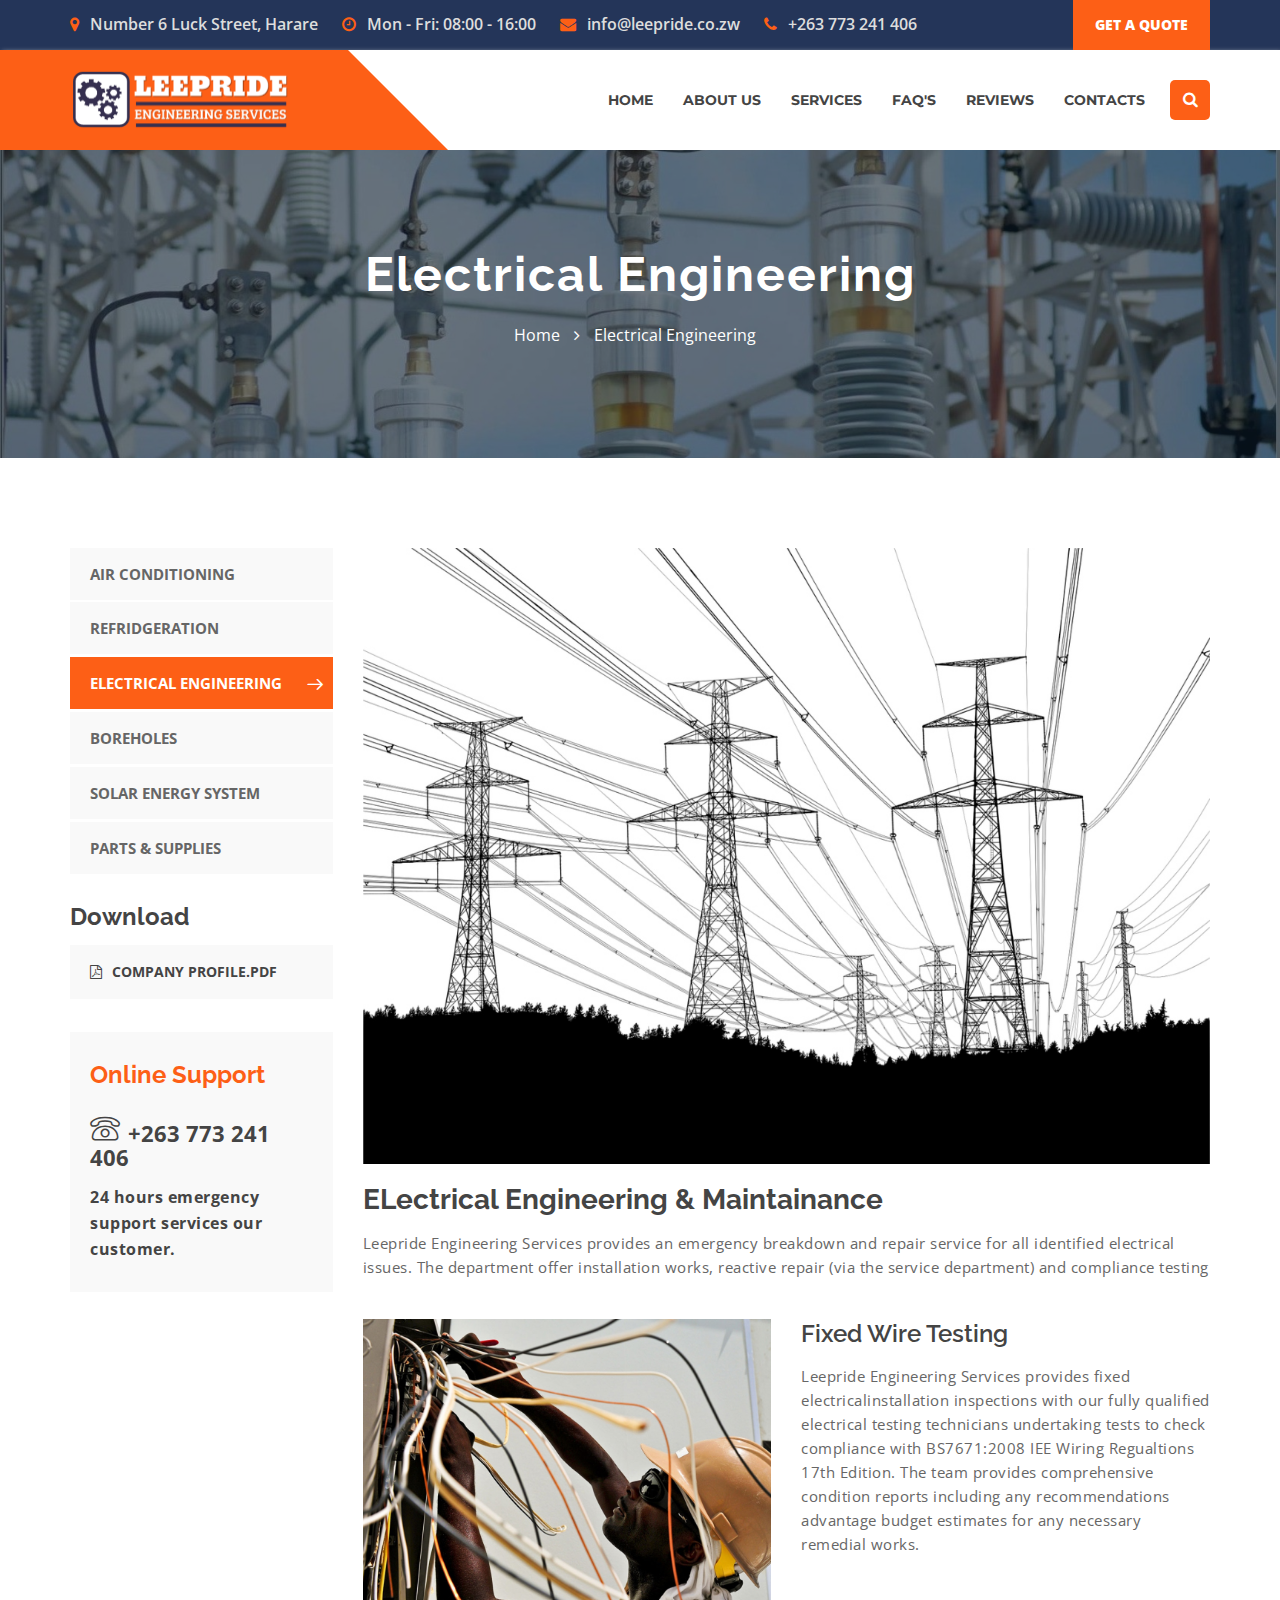
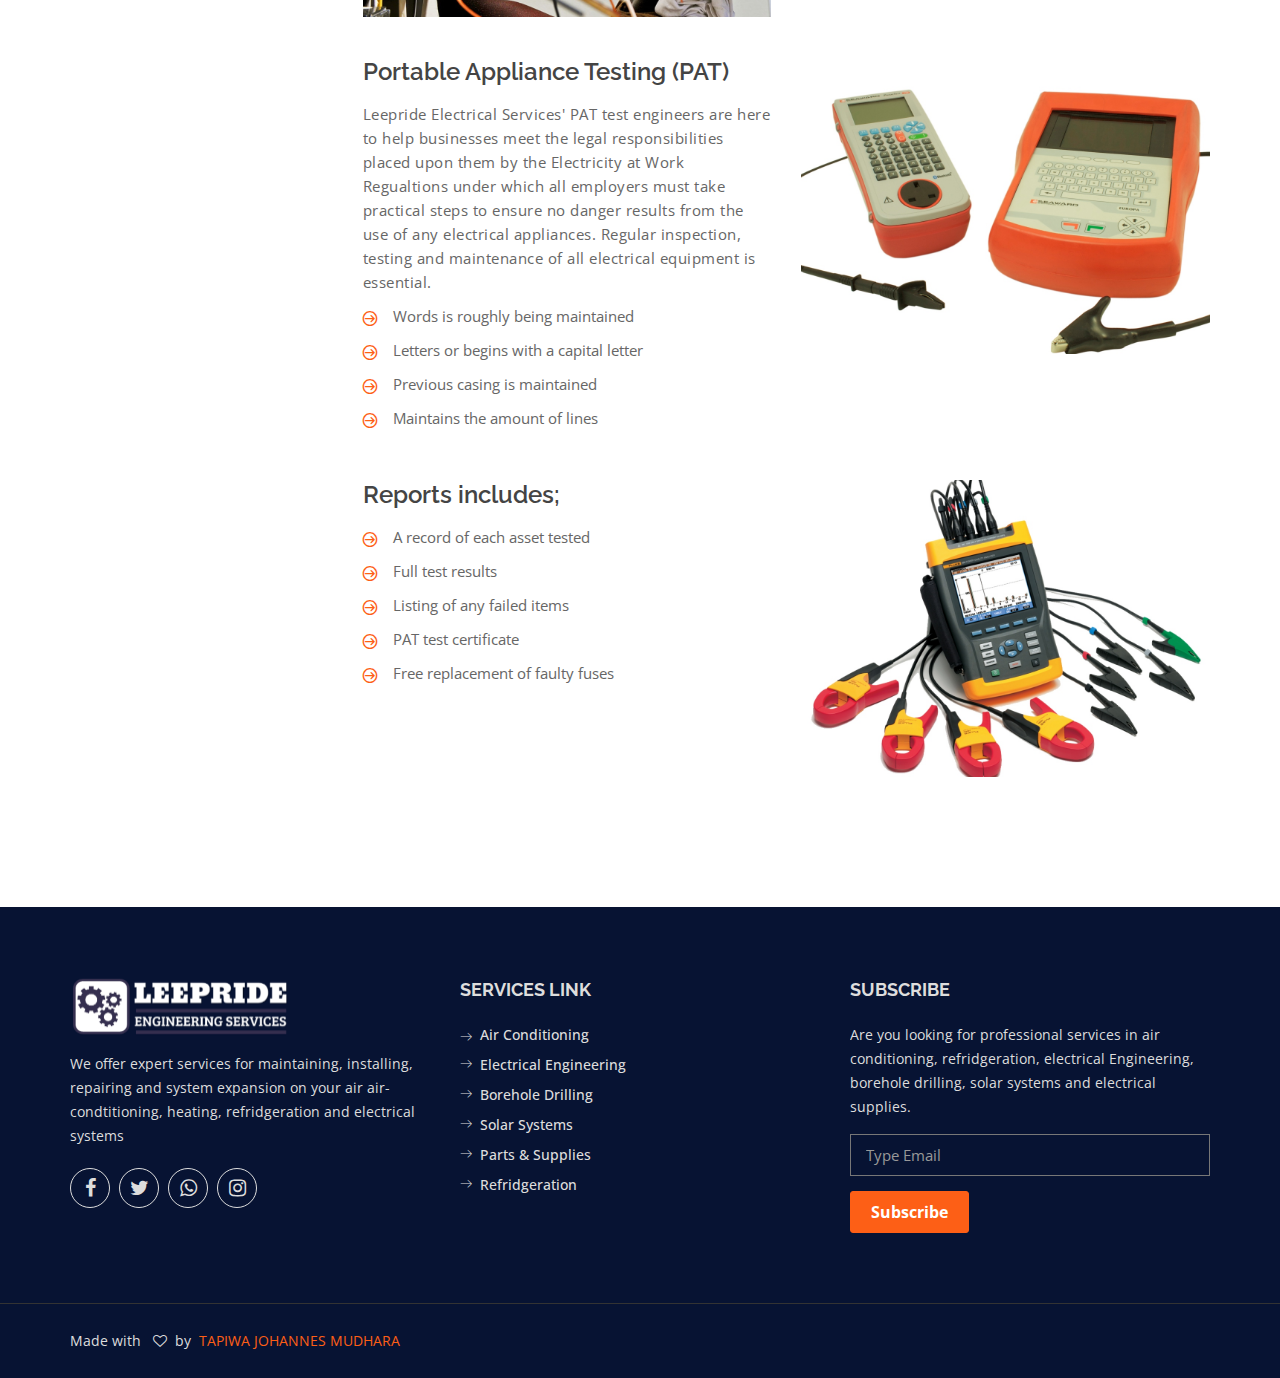
<file: electricals.html>
<!doctype html>
<html class="no-js" lang="en">
	
<head>
		<meta charset="utf-8">
		<meta http-equiv="x-ua-compatible" content="ie=edge">
		<title>Electricals | Leepride Engineering Services</title>
		<meta name="description" content="">
		<meta name="viewport" content="width=device-width, initial-scale=1">

		<!-- favicon -->		
		<link rel="shortcut icon" type="image/x-icon" href="img/logo/favicon.ico">

		<!-- all css here -->

		<!-- bootstrap v3.3.6 css -->
		<link rel="stylesheet" href="css/bootstrap.min.css">
		<!-- owl.carousel css -->
		<link rel="stylesheet" href="css/owl.carousel.css">
		<link rel="stylesheet" href="css/owl.transitions.css">
        <!-- meanmenu css -->
        <link rel="stylesheet" href="css/meanmenu.min.css">
		<!-- font-awesome css -->
		<link rel="stylesheet" href="css/font-awesome.min.css">
		<link rel="stylesheet" href="css/icon.css">
		<link rel="stylesheet" href="css/flaticon.css">
		<!-- magnific css -->
        <link rel="stylesheet" href="css/magnific.min.css">
		<!-- venobox css -->
		<link rel="stylesheet" href="css/venobox.css">
		<!-- style css -->
		<link rel="stylesheet" href="style.css">
		<!-- responsive css -->
		<link rel="stylesheet" href="css/responsive.css">

		<!-- modernizr css -->
		<script src="js/vendor/modernizr-2.8.3.min.js"></script>
	</head>
		<body>

		<!--[if lt IE 8]>
			<p class="browserupgrade">You are using an <strong>outdated</strong> browser. Please <a href="http://browsehappy.com/">upgrade your browser</a> to improve your experience.</p>
		<![endif]-->

        <div id="preloader"></div>
        <header class="header-one">
            <!-- Start top bar -->
            <div class="topbar-area fix hidden-xs">
                <div class="container">
                    <div class="row">
                        <div class=" col-md-10 col-sm-9">
                            <div class="topbar-left">
                                <ul>
                                    <li><a href="#"><i class="fa fa-map-marker"></i> Number 6 Luck Street, Harare</a></li>
                                    <li class="hidden-sm"><a href="#"><i class="fa fa-clock-o"></i> Mon - Fri: 08:00 - 16:00</a></li>
                                    <li><a href="#"><i class="fa fa-envelope"></i> info@leepride.co.zw</a></li>
                                    <li><a href="tel:+263773241406"><i class="fa fa-phone"></i> +263 773 241 406</a></li>
                                </ul>  
                            </div>
                        </div>
                        <div class="col-md-2 col-sm-3">
                            <div class="quote-button">
								<a href="contact.html" class="quote-btn"  title="Quick view" data-toggle="modal" data-target="#quoteModal">Get a quote</a>
							</div>
                        </div>
                    </div>
                </div>
            </div>
            <!-- End top bar -->
            <!-- header-area start -->
            <div id="sticker" class="header-area hidden-xs">
                <div class="container">
                    <div class="row">
                        <!-- logo start -->
                        <div class="col-md-3 col-sm-3 logo-bg">
                            <div class="logo">
                                <!-- Brand -->
                                <a class="navbar-brand page-scroll sticky-logo" href="index.html">
                                    <img src="img/logo/logo2.png" alt="">
                                </a>
                            </div>
                        </div>
                        <!-- logo end -->
                        <div class="col-md-9 col-sm-9">
                            <div class="header-right-link">
                                <!-- search option start -->
                                <form action="#">
                                    <div class="search-option">
                                        <input type="text" placeholder="Search...">
                                        <button class="button" type="submit"><i class="fa fa-search"></i></button>
                                    </div>
                                    <a class="main-search" href="#"><i class="fa fa-search"></i></a>
                                </form>
                                <!-- search option end -->
                            </div>
                            <!-- mainmenu start -->
                            <nav class="navbar navbar-default">
                                <div class="collapse navbar-collapse" id="navbar-example">
                                    <div class="main-menu">
                                        <ul class="nav navbar-nav navbar-right">
                                            <li><a href="index.html">Home</a></li>
											<li><a href="about.html">About us</a></li>
											<li><a class="pagess" href="services.html">Services</a>
												<ul class="sub-menu">
													<li><a href="services.html">All Services</a></li>
													<li><a href="air.html">Air Conditioning</a></li>
													<li><a href="refridgeration.html">Refridgeration</a></li>
													<li><a href="electricals.html">Electrical Engineering</a></li>
													<li><a href="boreholes.html">Boreholes</a></li>
													<li><a href="solar.html">Solar Energy System</a></li>
													<li><a href="parts.html">Parts & Supplies</a></li>
												</ul>
											</li>
											<li><a href="faq.html">Faq's</a></li>
											<li><a href="review.html">Reviews</a></li>
											<li><a href="contact.html">contacts</a></li>
                                        </ul>
                                    </div>
                                </div>
                            </nav>
                            <!-- mainmenu end -->
                        </div>
                    </div>
                </div>
            </div>
            <!-- header-area end -->
            <!-- mobile-menu-area start -->
            <div class="mobile-menu-area hidden-lg hidden-md hidden-sm">
                <div class="container">
                    <div class="row">
                        <div class="col-md-12">
                            <div class="mobile-menu">
                                <div class="logo">
                                    <a href="index.html"><img src="img/logo/logo.png" alt="" /></a>
                                </div>
                                <nav id="dropdown">
                                    <ul class="nav navbar-nav navbar-right">
                                        <li><a href="index.html">Home</a></li>
                                        <li><a href="about.html">About us</a></li>
										<li><a class="pagess" href="services.html">Services</a>
											<ul class="sub-menu">
												<li><a href="services.html">All Services</a></li>
												<li><a href="air.html">Air Conditioning</a></li>
												<li><a href="refridgeration.html">Refridgeration</a></li>
												<li><a href="electricals.html">Electrical Engineering</a></li>
												<li><a href="boreholes.html">Boreholes</a></li>
												<li><a href="solar.html">Solar Energy System</a></li>
												<li><a href="parts.html">Parts & Supplies</a></li>
											</ul>
										</li>
                                        <li><a href="faq.html">Faq's</a></li>
                                        <li><a href="review.html">Reviews</a></li>
                                        <li><a href="contact.html">contacts</a></li>
                                    </ul>
                                </nav>
                            </div>					
                        </div>
                    </div>
                </div>
            </div>
            <!-- mobile-menu-area end -->		
        </header>
        <!-- header end -->
        <!-- Start breadcumb Area -->
        <div class="page-area">
            <div class="breadcumb-overlay"></div>
            <div class="container">
                <div class="row">
                    <div class="col-md-12 col-sm-12 col-xs-12">
                        <div class="breadcrumb text-center">
                            <div class="section-headline white-headline text-center">
                                <h3>Electrical Engineering</h3>
                            </div>
                            <ul>
                                <li class="home-bread">Home</li>
                                <li>Electrical Engineering</li>
                            </ul>
                        </div>
                    </div>
                </div>
            </div>
        </div>
        <!-- End breadcumb Area -->
         <!-- End services Area -->
        <div class="single-services-page area-padding">
            <div class="container">
                <div class="row">
                    <div class="col-md-3 col-sm-4 col-xs-12">
                        <div class="page-head-left">
                           <!-- strat single area -->
                            <div class="single-page-head">
                                <div class="left-menu">
                                    <ul>
                                        <li ><a href="air.html">Air Conditioning</a></li>
                                        <li><a href="refridgeration.html">Refridgeration </a></li>
                                        <li class="active"><a href="electricals.html">Electrical Engineering</a></li>
                                        <li><a href="boreholes.html">Boreholes</a></li>
                                        <li><a href="solar.html">Solar Energy System</a></li>
                                        <li><a href="parts.html">Parts & Supplies</a></li>
                                    </ul>
                                </div>
                            </div>
                            <div class="single-page-head">
                                <div class="download-btn">
                                    <h4>Download</h4>
                                    <div class="about-btn">
										<a href="#" class="down-btn"><i class="fa fa-file-pdf-o"></i>company profile.PDF</a>
										
									</div>
                                </div>
                            </div>
                            <!-- strat single area -->
                            <div class="single-page-head">
                                <div class="support-text">
									<h4>Online Support</h4>
									<a><i class="icon icon-phone"></i>+263 773 241 406</a>
									<p>24 hours emergency support services our customer.</p>
								</div>
                            </div>
                        </div>
                    </div>
                    <!-- End left sidebar -->
                    <!-- Start service page -->
                    <div class="col-md-9 col-sm-8 col-xs-12">
                        <div class="row">
                            <div class="col-md-12 col-sm-12 col-xs-12">
                                <div class="single-page">
                                    <div class="page-img">
                                        <img src="img/service/3.jpg" alt="">
                                    </div>
                                </div>
                            </div>
                            <!-- strat single page -->
                            <!-- single-well end-->
                            <div class="col-md-12 col-sm-12 col-xs-12">
                                <div class="single-well">
                                    <a href="#">
                                        <h3>ELectrical Engineering & Maintainance</h3>
                                    </a>
                                    <p>Leepride Engineering Services provides an emergency breakdown and repair service for all identified
                                        electrical issues. The department offer installation works, reactive repair (via the service department)
                                    and compliance testing</p>
                                </div>
                            </div>
                        </div>
                        <!-- end Row -->
                        <div class="row mar-row">
                            <div class="col-md-6 col-sm-12 col-xs-12">
                                <div class="single-page middle-image">
                                    <div class="page-img">
                                        <img src="img/service/8.jpg" alt="">
                                    </div>
                                </div>
                            </div>
                            <div class="col-md-6 col-sm-12 col-xs-12">
                                <div class="single-well">
                                    <a href="#">
                                        <h4>Fixed Wire Testing</h4>
                                    </a>
                                    <p>Leepride Engineering Services provides fixed electricalinstallation inspections with our
                                        fully qualified electrical testing technicians undertaking tests to check compliance with BS7671:2008 IEE Wiring Regualtions 17th Edition.
                                    The team provides comprehensive condition reports including any recommendations advantage budget estimates for any necessary remedial works.</p>
                                   
                                </div>
                            </div>
                            <!-- End single page -->
                        </div>
                        <!-- end Row -->
                        <div class="row mar-row">
                            <div class="col-md-6 col-sm-12 col-xs-12">
                                <div class="single-well">
                                    <a href="#">
                                        <h4>Portable Appliance Testing (PAT)</h4>
                                    </a>
                                    <p>Leepride Electrical Services' PAT test engineers are here to help 
                                        businesses meet the legal responsibilities placed upon them by the Electricity
                                        at Work Regualtions under which all employers must take practical 
                                        steps to ensure no danger results from the use of any electrical appliances. 
                                        Regular inspection, testing and maintenance of all electrical equipment is essential.</p>
                                    <ul class="marker-list">
                                        <li>Words is roughly being maintained</li>
                                        <li>Letters or begins with a capital letter</li>
                                        <li>Previous casing is maintained</li>
                                        <li>Maintains the amount of lines</li>
                                    </ul>
                                </div>
                            </div>
                            <!-- End single page -->
                            <div class="col-md-6 col-sm-12 col-xs-12">
                                <div class="single-page">
                                    <div class="page-img">
                                        <img src="img/service/7.jpg" alt="">
                                    </div>
                                </div>
                            </div>
                            <!-- End single page -->
                        </div>

                        <div class="row mar-row">
                            <div class="col-md-6 col-sm-12 col-xs-12">
                                <div class="single-well">
                                    <a href="#">
                                        <h4>Reports includes;</h4>
                                    </a>
                                   
                                    <ul class="marker-list">
                                        <li>A record of each asset tested</li>
                                        <li>Full test results</li>
                                        <li>Listing of any failed items</li>
                                        <li>PAT test certificate</li>
                                        <li>Free replacement of faulty fuses</li>
                                    </ul>
                                </div>
                            </div>
                            <!-- End single page -->
                            <div class="col-md-6 col-sm-12 col-xs-12">
                                <div class="single-page">
                                    <div class="page-img">
                                        <img src="img/service/9.jpg" alt="">
                                    </div>
                                </div>
                            </div>
                            <!-- End single page -->
                        </div>
                        <!-- end Row -->
                        <div class="row mar-row">
                          
                            <!-- End single page -->
                            
                           
                        
                    </div>
                </div>
            </div>
            </div>
        </div>
        <!-- End page Area -->
        <!-- Start Footer bottom Area -->
        <footer>
            <div class="footer-area">
                <div class="container">
                    <div class="row">
                        <div class="col-md-4 col-sm-5 col-xs-12">
                            <div class="footer-content">
                                <div class="footer-head">
                                    <div class="footer-logo">
                                    	<a href="#"><img src="img/logo/logo2.png" alt=""></a>
                                    </div>
                                    <p>
                                        We offer expert services for maintaining, installing, repairing and system expansion on your air air-condtitioning, heating, refridgeration and electrical systems
                                    </p>
                                    <div class="footer-icons">
                                        <ul>
                                            <li>
                                                <a href="#">
                                                    <i class="fa fa-facebook"></i>
                                                </a>
                                            </li>
                                            <li>
                                                <a href="#">
                                                    <i class="fa fa-twitter"></i>
                                                </a>
                                            </li>
                                            
                                            <li>
                                                <a target="_blank" href="https://wa.me/263773241406">
                                                    <i class="fa fa-whatsapp"></i>
                                                </a>
                                            </li>
                                            <li>
                                                <a href="#">
                                                    <i class="fa fa-instagram"></i>
                                                </a>
                                            </li>
                                        </ul>
                                    </div>
                                    
                                </div>
                            </div>
                        </div>
                        <!-- end single footer -->
                        <div class="col-md-4 col-sm-3 col-xs-12">
                            <div class="footer-content">
                                <div class="footer-head">
                                    <h4>Services Link</h4>
                                    <div class="footer-services-link">
                                        <ul class="footer-list">
                                            <li><a href="air.html">Air Conditioning</a></li>
                                            <li><a href="electricals.html">Electrical Engineering </a></li>
                                            <li><a href="boreholes.html">Borehole Drilling</a></li>
                                            <li><a href="solar.html">Solar Systems</a></li>
                                            <li><a href="parts.html">Parts & Supplies</a></li>
                                            <li><a href="refridgeration.html">Refridgeration</a></li>
                                        </ul>
                                    
                                    </div>
                                </div>
                            </div>
                        </div>
                        <!-- end single footer -->
                        <div class="col-md-4 col-sm-4 col-xs-12">
                            <div class="footer-content">
                                <div class="footer-head">
                                    <h4>Subscribe</h4>
                                    <p>
                                        Are you looking for professional services in air conditioning, refridgeration, electrical Engineering, borehole drilling, solar systems and electrical supplies.
                                    </p>
                                    <div class="subs-feilds">
                                        <div class="suscribe-input">
                                            <input type="email" class="email form-control width-80" id="sus_email" placeholder="Type Email">
                                            <button type="submit" id="sus_submit" class="add-btn">Subscribe</button>
                                        </div>
                                    </div>
                                </div>
                            </div>
                        </div>
                        <!-- end single footer -->
                    </div>
                </div>
            </div>
            <!-- End footer area -->
            <div class="footer-area-bottom">
                <div class="container">
                    <div class="row">
                        <div class="col-md-6 col-sm-6 col-xs-12">
                            <div class="copyright">
                                <p>
                                 Made with &nbsp; <i class="fa fa-heart-o"></i> &nbsp;by  <a target="_blank" href="tel:263776792078">&nbsp;TAPIWA JOHANNES MUDHARA</a>
                                </p>
                            </div>
                        </div>
                    </div>
                </div>
            </div>
        </footer>
		
		<!-- all js here -->

		<!-- jquery latest version -->
		<script src="js/vendor/jquery-1.12.4.min.js"></script>
		<!-- bootstrap js -->
		<script src="js/bootstrap.min.js"></script>
		<!-- owl.carousel js -->
		<script src="js/owl.carousel.min.js"></script>
		<!-- Counter js -->
		<script src="js/jquery.counterup.min.js"></script>
		<!-- waypoint js -->
		<script src="js/waypoints.js"></script>
		<!-- isotope js -->
        <script src="js/isotope.pkgd.min.js"></script>
        <!-- stellar js -->
        <script src="js/jquery.stellar.min.js"></script>
		<!-- magnific js -->
        <script src="js/magnific.min.js"></script>
		<!-- venobox js -->
		<script src="js/venobox.min.js"></script>
        <!-- meanmenu js -->
        <script src="js/jquery.meanmenu.js"></script>
		<!-- Form validator js -->
		<script src="js/form-validator.min.js"></script>
		<!-- plugins js -->
		<script src="js/plugins.js"></script>
		<!-- main js -->
		<script src="js/main.js"></script>
	</body>

</html>
</file>
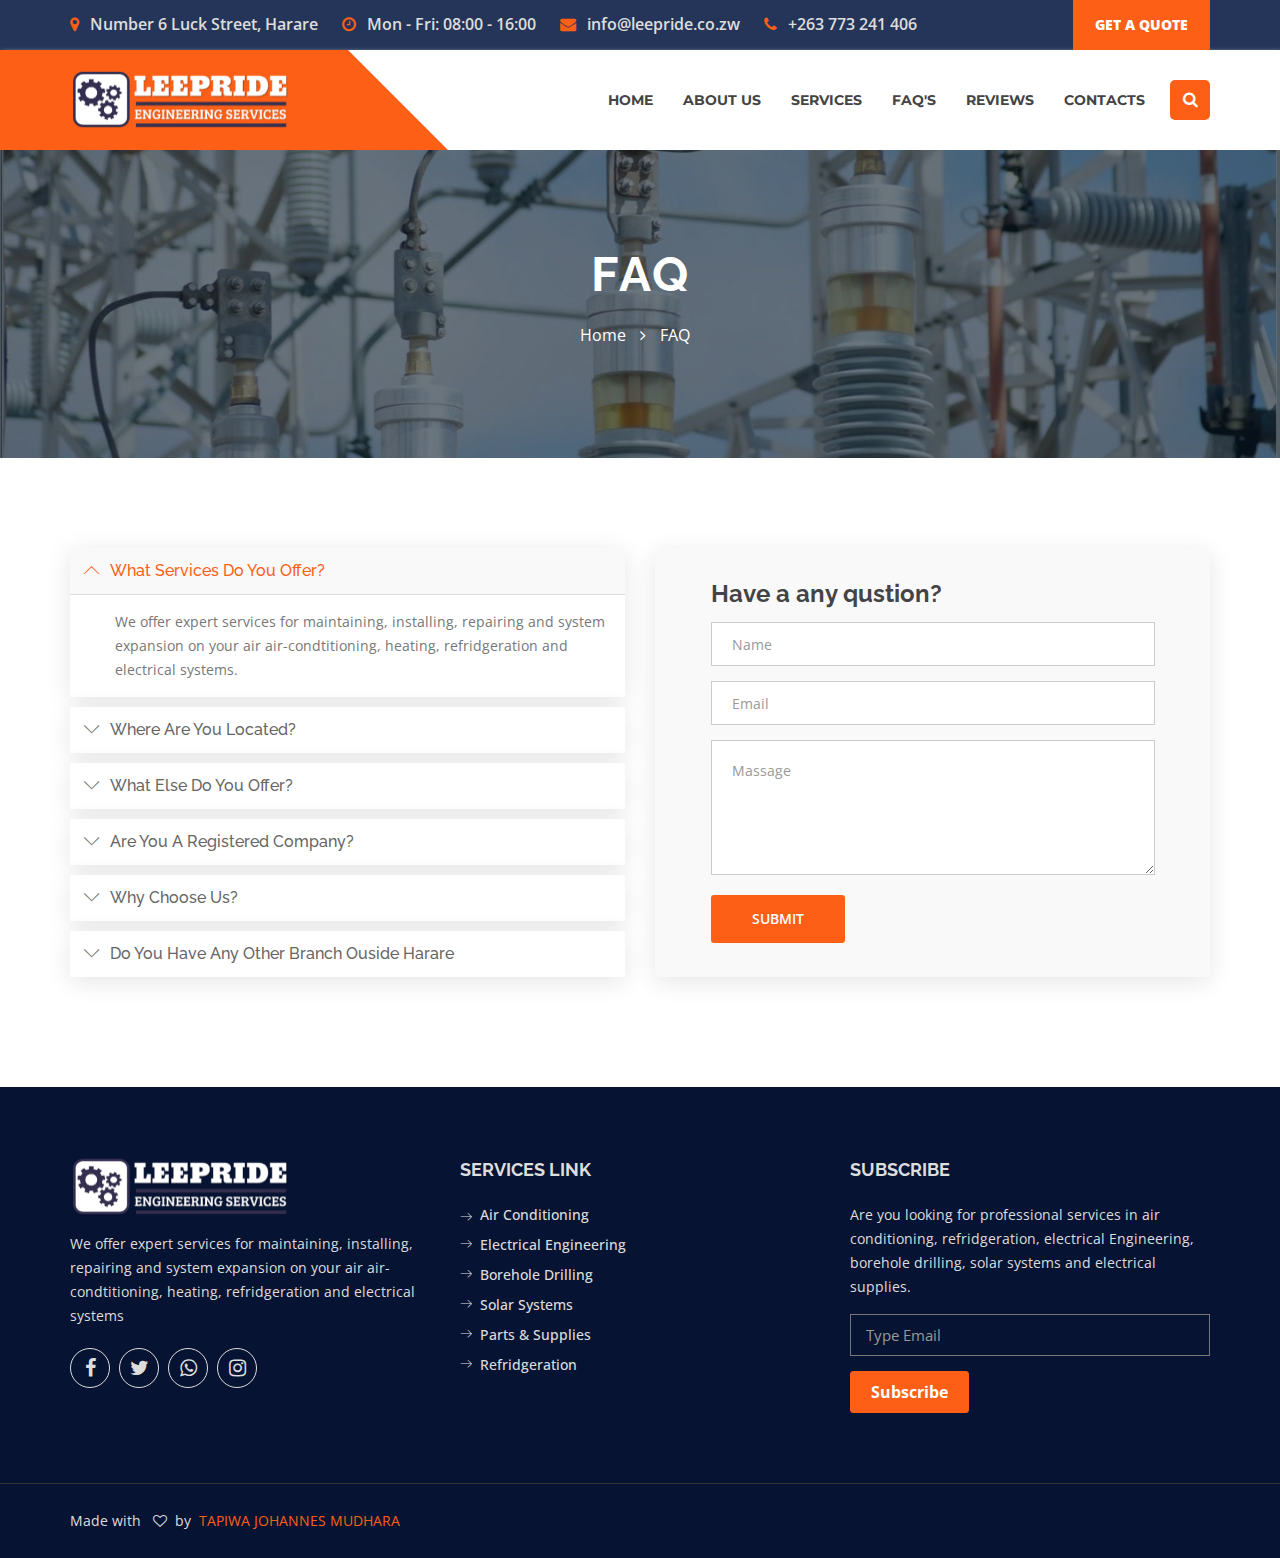
<file: faq.html>
<!doctype html>
<html class="no-js" lang="en">
	
<head>
		<meta charset="utf-8">
		<meta http-equiv="x-ua-compatible" content="ie=edge">
		<title>FAQ | Leepride Engineering Services</title>
		<meta name="description" content="">
		<meta name="viewport" content="width=device-width, initial-scale=1">

		<!-- favicon -->		
		<link rel="shortcut icon" type="image/x-icon" href="img/logo/favicon.ico">

		<!-- all css here -->

		<!-- bootstrap v3.3.6 css -->
		<link rel="stylesheet" href="css/bootstrap.min.css">
		<!-- owl.carousel css -->
		<link rel="stylesheet" href="css/owl.carousel.css">
		<link rel="stylesheet" href="css/owl.transitions.css">
        <!-- meanmenu css -->
        <link rel="stylesheet" href="css/meanmenu.min.css">
		<!-- font-awesome css -->
		<link rel="stylesheet" href="css/font-awesome.min.css">
		<link rel="stylesheet" href="css/icon.css">
		<link rel="stylesheet" href="css/flaticon.css">
		<!-- magnific css -->
        <link rel="stylesheet" href="css/magnific.min.css">
		<!-- venobox css -->
		<link rel="stylesheet" href="css/venobox.css">
		<!-- style css -->
		<link rel="stylesheet" href="style.css">
		<!-- responsive css -->
		<link rel="stylesheet" href="css/responsive.css">

		<!-- modernizr css -->
		<script src="js/vendor/modernizr-2.8.3.min.js"></script>
	</head>
		<body>

		<!--[if lt IE 8]>
			<p class="browserupgrade">You are using an <strong>outdated</strong> browser. Please <a href="http://browsehappy.com/">upgrade your browser</a> to improve your experience.</p>
		<![endif]-->

        <div id="preloader"></div>
        <header class="header-one">
            <!-- Start top bar -->
            <div class="topbar-area fix hidden-xs">
                <div class="container">
                    <div class="row">
                        <div class=" col-md-10 col-sm-9">
                            <div class="topbar-left">
                                <ul>
                                    <li><a href="#"><i class="fa fa-map-marker"></i> Number 6 Luck Street, Harare</a></li>
                                    <li class="hidden-sm"><a href="#"><i class="fa fa-clock-o"></i> Mon - Fri: 08:00 - 16:00</a></li>
                                    <li><a href="#"><i class="fa fa-envelope"></i> info@leepride.co.zw</a></li>
                                    <li><a href="tel:+263773241406"><i class="fa fa-phone"></i> +263 773 241 406</a></li>
                                </ul>  
                            </div>
                        </div>
                        <div class="col-md-2 col-sm-3">
                            <div class="quote-button">
								<a href="contact.html" class="quote-btn"  title="Quick view" data-toggle="modal" data-target="#quoteModal">Get a quote</a>
							</div>
                        </div>
                    </div>
                </div>
            </div>
            <!-- End top bar -->
            <!-- header-area start -->
            <div id="sticker" class="header-area hidden-xs">
                <div class="container">
                    <div class="row">
                        <!-- logo start -->
                        <div class="col-md-3 col-sm-3 logo-bg">
                            <div class="logo">
                                <!-- Brand -->
                                <a class="navbar-brand page-scroll sticky-logo" href="index.html">
                                    <img src="img/logo/logo2.png" alt="">
                                </a>
                            </div>
                        </div>
                        <!-- logo end -->
                        <div class="col-md-9 col-sm-9">
                            <div class="header-right-link">
                                <!-- search option start -->
                                <form action="#">
                                    <div class="search-option">
                                        <input type="text" placeholder="Search...">
                                        <button class="button" type="submit"><i class="fa fa-search"></i></button>
                                    </div>
                                    <a class="main-search" href="#"><i class="fa fa-search"></i></a>
                                </form>
                                <!-- search option end -->
                            </div>
                            <!-- mainmenu start -->
                            <nav class="navbar navbar-default">
                                <div class="collapse navbar-collapse" id="navbar-example">
                                    <div class="main-menu">
                                        <ul class="nav navbar-nav navbar-right">
                                            <li><a href="index.html">Home</a></li>
											<li><a href="about.html">About us</a></li>
											<li><a class="pagess" href="services.html">Services</a>
												<ul class="sub-menu">
													<li><a href="services.html">All Services</a></li>
													<li><a href="air.html">Air Conditioning</a></li>
													<li><a href="refridgeration.html">Refridgeration</a></li>
													<li><a href="electricals.html">Electrical Engineering</a></li>
													<li><a href="boreholes.html">Boreholes</a></li>
													<li><a href="solar.html">Solar Energy System</a></li>
													<li><a href="parts.html">Parts & Supplies</a></li>
												</ul>
											</li>
											<li><a href="faq.html">Faq's</a></li>
											<li><a href="review.html">Reviews</a></li>
											<li><a href="contact.html">contacts</a></li>
                                        </ul>
                                    </div>
                                </div>
                            </nav>
                            <!-- mainmenu end -->
                        </div>
                    </div>
                </div>
            </div>
            <!-- header-area end -->
            <!-- mobile-menu-area start -->
            <div class="mobile-menu-area hidden-lg hidden-md hidden-sm">
                <div class="container">
                    <div class="row">
                        <div class="col-md-12">
                            <div class="mobile-menu">
                                <div class="logo">
                                    <a href="index.html"><img src="img/logo/logo.png" alt="" /></a>
                                </div>
                                <nav id="dropdown">
                                    <ul class="nav navbar-nav navbar-right">
                                        <li><a href="index.html">Home</a></li>
                                        <li><a href="about.html">About us</a></li>
										<li><a class="pagess" href="services.html">Services</a>
											<ul class="sub-menu">
												<li><a href="services.html">All Services</a></li>
												<li><a href="air.html">Air Conditioning</a></li>
												<li><a href="refridgeration.html">Refridgeration</a></li>
												<li><a href="electricals.html">Electrical Engineering</a></li>
												<li><a href="boreholes.html">Boreholes</a></li>
												<li><a href="solar.html">Solar Energy System</a></li>
												<li><a href="parts.html">Parts & Supplies</a></li>
											</ul>
										</li>
                                        <li><a href="faq.html">Faq's</a></li>
                                        <li><a href="review.html">Reviews</a></li>
                                        <li><a href="contact.html">contacts</a></li>
                                    </ul>
                                </nav>
                            </div>					
                        </div>
                    </div>
                </div>
            </div>
            <!-- mobile-menu-area end -->		
        </header>
        <!-- header end -->
        <!-- Start breadcumb Area -->
        <div class="page-area">
            <div class="breadcumb-overlay"></div>
            <div class="container">
                <div class="row">
                    <div class="col-md-12 col-sm-12 col-xs-12">
                        <div class="breadcrumb text-center">
                            <div class="section-headline white-headline text-center">
                                <h3>FAQ</h3>
                            </div>
                            <ul>
                                <li class="home-bread">Home</li>
                                <li>FAQ</li>
                            </ul>
                        </div>
                    </div>
                </div>
            </div>
        </div>
        <!-- End breadcumb Area -->
        <!-- Start FAQ -->
        <div class="faq-page-area area-padding">
            <div class="container">
                <div class="row">
                    <!-- Start FAQ Start -->
                    <div class="col-md-6 col-sm-6 col-xs-12">
                        <div class="faq-full">
                            <div class="faq-details">
                                <div class="panel-group" id="accordion">
                                    <!-- Panel Default -->
                                    <div class="panel panel-default">
                                        <div class="panel-heading">
                                            <h4 class="check-title">
                                                <a data-toggle="collapse" class="active" data-parent="#accordion" href="#check1">
                                                    <span class="acc-icons"></span>What services do you offer?
                                                </a>
                                            </h4>
                                        </div>
                                        <div id="check1" class="panel-collapse collapse in">
                                            <div class="panel-body">
                                                <p>
                                                    We offer expert services for maintaining, installing, repairing and system expansion on your air air-condtitioning, heating, refridgeration and electrical systems. 
                                                </p>		
                                            </div>
                                        </div>
                                    </div>
                                    <!-- End Panel Default -->
                                    <!-- Panel Default -->
                                    <div class="panel panel-default">
                                        <div class="panel-heading">
                                            <h4 class="check-title">
                                                <a data-toggle="collapse" data-parent="#accordion" href="#check2">
                                                    <span class="acc-icons"></span> Where are you located?
                                                </a>
                                            </h4>
                                        </div>
                                        <div id="check2" class="panel-collapse collapse">
                                            <div class="panel-body">
                                                <p>
                                                    Corner Samora Macheal and Sam Nujoma, Chesterton Building office number 6. Get directions <a target="_blank" href="https://goo.gl/maps/6Fd7vNM49bVn9tSp9"> Here.</a>
                                                </p>										
                                            </div>
                                        </div>
                                    </div>
                                    <!-- End Panel Default -->
                                    <!-- Panel Default -->
                                    <div class="panel panel-default">
                                        <div class="panel-heading">
                                            <h4 class="check-title">
                                                <a data-toggle="collapse" data-parent="#accordion" href="#check3">
                                                    <span class="acc-icons"></span>What else do you offer? 
                                                </a>
                                            </h4>
                                        </div>
                                        <div id="check3" class="panel-collapse collapse ">
                                            <div class="panel-body">
                                                <p>
                                                    We also sell all sorts of electrical supplies from home electrical supplies to commercial electrical supplies such as transformers.
                                                </p>	
                                            </div>
                                        </div>
                                    </div>
                                    <!-- End Panel Default -->
                                    <!-- Panel Default -->
                                    <div class="panel panel-default">
                                        <div class="panel-heading">
                                            <h4 class="check-title">
                                                <a data-toggle="collapse" data-parent="#accordion" href="#check4">
                                                    <span class="acc-icons"></span>Are you a registered company?
                                                </a>
                                            </h4>
                                        </div>
                                        <div id="check4" class="panel-collapse collapse">
                                            <div class="panel-body">
                                                <p>
                                                    Leepride Engineering Services is registered in accordance with the Zimbabwe Company Act under the provision of public limited company. 
                                                </p>	
                                            </div>
                                        </div>
                                    </div>
                                    <!-- End Panel Default -->
                                    <!-- Panel Default -->
                                    <div class="panel panel-default">
                                        <div class="panel-heading">
                                            <h4 class="check-title">
                                                <a data-toggle="collapse" data-parent="#accordion" href="#check5">
                                                    <span class="acc-icons"></span>Why choose us?
                                                </a>
                                            </h4>
                                        </div>
                                        <div id="check5" class="panel-collapse collapse">
                                            <div class="panel-body">
                                                <p>
                                                    <ul>
                                                        <li>24-hour emergency support. </li>
                                                        <li>Fully licensed</li>
                                                        <li>In-house system design</li>
                                                        <li>Indoor Quality improvements</li>
                                                        <li>Climate control and energy efficiency</li>
                                                        <li>Air system balancing</li>
                                                    </ul> 
                                                </p>	
                                            </div>
                                        </div>
                                    </div>
                                    <!-- End Panel Default -->
                                    <!-- Panel Default -->
                                    <div class="panel panel-default">
                                        <div class="panel-heading">
                                            <h4 class="check-title">
                                                <a data-toggle="collapse" data-parent="#accordion" href="#check6">
                                                    <span class="acc-icons"></span>Do you have any other branch ouside Harare
                                                </a>
                                            </h4>
                                        </div>
                                        <div id="check6" class="panel-collapse collapse">
                                            <div class="panel-body">
                                                <p>
                                                    Currently we have our Head office in Harare. But however we also have mobile services where we can come where ever you are to provide the service in need. 
                                                </p>	
                                            </div>
                                        </div>
                                    </div>
                                    <!-- End Panel Default -->												
                                </div>
                            </div>
                            <!-- End FAQ -->
                        </div>
                    </div>
                    <!-- Start Column Start -->
                    <div class="col-md-6 col-sm-6 col-xs-12">
                        <div class="faq-content">
                        	<h4>Have a any qustion?</h4>
							<div class="faq-quote">
								<div class="row">
									<form id="contactForm" method="POST" action="http://rockstheme.com/rocks/tionscal-previews/contact.php" class="contact-form">
										<div class="col-md-12 col-sm-12 col-xs-12">
											<input type="text" id="name" class="form-control" placeholder="Name" required data-error="Please enter your name">
											<div class="help-block with-errors"></div>
											<input type="email" class="email form-control" id="email" placeholder="Email" required data-error="Please enter your email">
											<div class="help-block with-errors"></div>
										</div>
										<div class="col-md-12 col-sm-12 col-xs-12">
											<textarea id="message" rows="7" placeholder="Massage" class="form-control" required data-error="Write your message"></textarea>
											<div class="help-block with-errors"></div>
											<button type="submit" id="submit" class="quote-btn">Submit</button>
											<div id="msgSubmit" class="h3 text-center hidden"></div> 
											<div class="clearfix"></div>
										</div>   
									</form>
								</div>
							</div>
                        </div>
                    </div>
                    <!-- End Column -->
                </div>
            </div>
        </div>
        <!-- End FAQ -->
        <!-- Start Footer bottom Area -->
        <footer>
            <div class="footer-area">
                <div class="container">
                    <div class="row">
                        <div class="col-md-4 col-sm-5 col-xs-12">
                            <div class="footer-content">
                                <div class="footer-head">
                                    <div class="footer-logo">
                                    	<a href="#"><img src="img/logo/logo2.png" alt=""></a>
                                    </div>
                                    <p>
                                        We offer expert services for maintaining, installing, repairing and system expansion on your air air-condtitioning, heating, refridgeration and electrical systems
                                    </p>
                                    <div class="footer-icons">
                                        <ul>
                                            <li>
                                                <a href="#">
                                                    <i class="fa fa-facebook"></i>
                                                </a>
                                            </li>
                                            <li>
                                                <a href="#">
                                                    <i class="fa fa-twitter"></i>
                                                </a>
                                            </li>
                                            
                                            <li>
                                                <a target="_blank" href="https://wa.me/263773241406">
                                                    <i class="fa fa-whatsapp"></i>
                                                </a>
                                            </li>
                                            <li>
                                                <a href="#">
                                                    <i class="fa fa-instagram"></i>
                                                </a>
                                            </li>
                                        </ul>
                                    </div>
                                    
                                </div>
                            </div>
                        </div>
                        <!-- end single footer -->
                        <div class="col-md-4 col-sm-3 col-xs-12">
                            <div class="footer-content">
                                <div class="footer-head">
                                    <h4>Services Link</h4>
                                    <div class="footer-services-link">
                                        <ul class="footer-list">
                                            <li><a href="air.html">Air Conditioning</a></li>
                                            <li><a href="electricals.html">Electrical Engineering </a></li>
                                            <li><a href="boreholes.html">Borehole Drilling</a></li>
                                            <li><a href="solar.html">Solar Systems</a></li>
                                            <li><a href="parts.html">Parts & Supplies</a></li>
                                            <li><a href="refridgeration.html">Refridgeration</a></li>
                                        </ul>
                                    
                                    </div>
                                </div>
                            </div>
                        </div>
                        <!-- end single footer -->
                        <div class="col-md-4 col-sm-4 col-xs-12">
                            <div class="footer-content">
                                <div class="footer-head">
                                    <h4>Subscribe</h4>
                                    <p>
                                        Are you looking for professional services in air conditioning, refridgeration, electrical Engineering, borehole drilling, solar systems and electrical supplies.
                                    </p>
                                    <div class="subs-feilds">
                                        <div class="suscribe-input">
                                            <input type="email" class="email form-control width-80" id="sus_email" placeholder="Type Email">
                                            <button type="submit" id="sus_submit" class="add-btn">Subscribe</button>
                                        </div>
                                    </div>
                                </div>
                            </div>
                        </div>
                        <!-- end single footer -->
                    </div>
                </div>
            </div>
            <!-- End footer area -->
            <div class="footer-area-bottom">
                <div class="container">
                    <div class="row">
                        <div class="col-md-6 col-sm-6 col-xs-12">
                            <div class="copyright">
                                <p>
                                 Made with &nbsp; <i class="fa fa-heart-o"></i> &nbsp;by  <a target="_blank" href="tel:263776792078">&nbsp;TAPIWA JOHANNES MUDHARA</a>
                                </p>
                            </div>
                        </div>
                    </div>
                </div>
            </div>
        </footer>
		
		<!-- all js here -->

		<!-- jquery latest version -->
		<script src="js/vendor/jquery-1.12.4.min.js"></script>
		<!-- bootstrap js -->
		<script src="js/bootstrap.min.js"></script>
		<!-- owl.carousel js -->
		<script src="js/owl.carousel.min.js"></script>
		<!-- Counter js -->
		<script src="js/jquery.counterup.min.js"></script>
		<!-- waypoint js -->
		<script src="js/waypoints.js"></script>
		<!-- isotope js -->
        <script src="js/isotope.pkgd.min.js"></script>
        <!-- stellar js -->
        <script src="js/jquery.stellar.min.js"></script>
		<!-- magnific js -->
        <script src="js/magnific.min.js"></script>
		<!-- venobox js -->
		<script src="js/venobox.min.js"></script>
        <!-- meanmenu js -->
        <script src="js/jquery.meanmenu.js"></script>
		<!-- Form validator js -->
		<script src="js/form-validator.min.js"></script>
		<!-- plugins js -->
		<script src="js/plugins.js"></script>
		<!-- main js -->
		<script src="js/main.js"></script>
	</body>

</html>
</file>
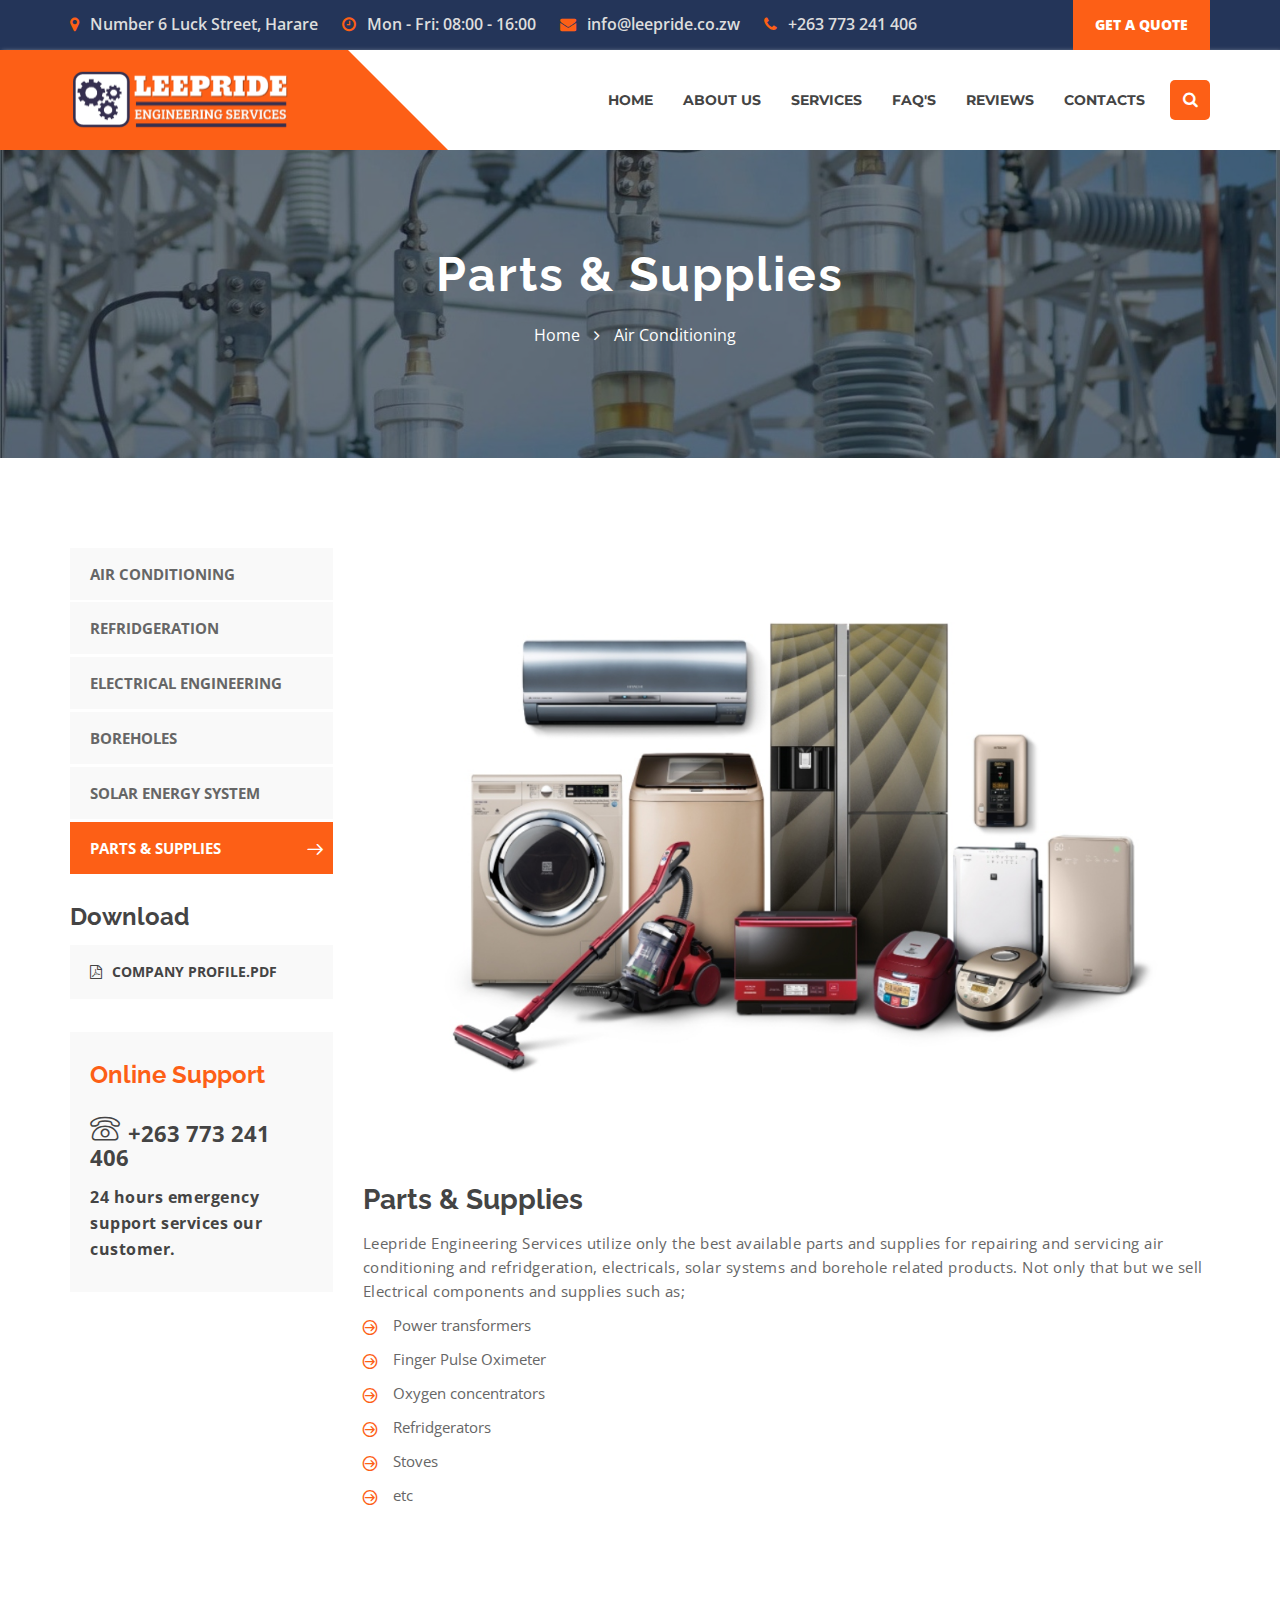
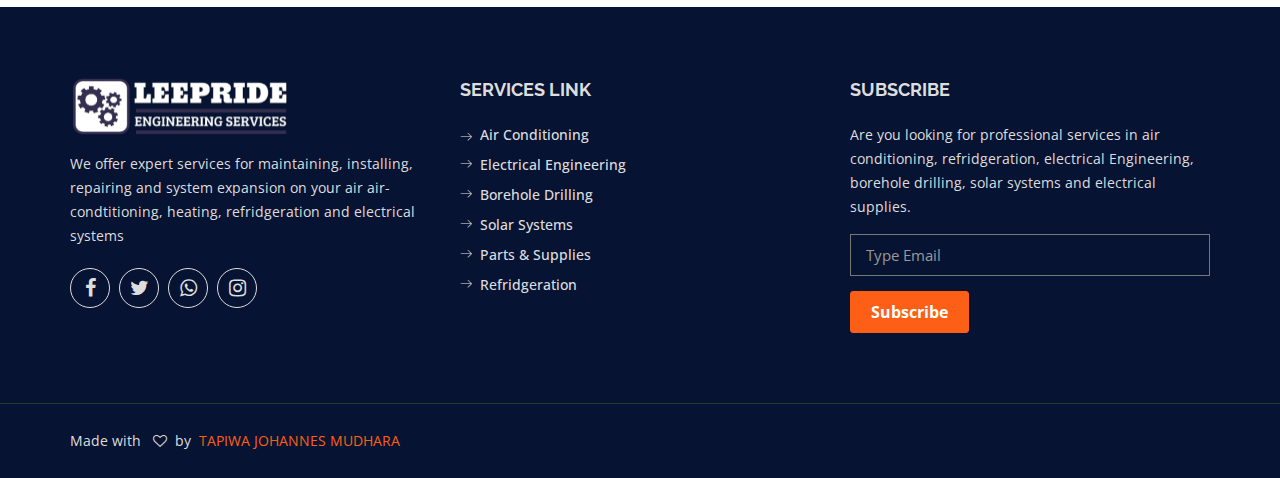
<file: parts.html>
<!doctype html>
<html class="no-js" lang="en">
	
<head>
		<meta charset="utf-8">
		<meta http-equiv="x-ua-compatible" content="ie=edge">
		<title>Services Details | Tionscal</title>
		<meta name="description" content="">
		<meta name="viewport" content="width=device-width, initial-scale=1">

		<!-- favicon -->		
		<link rel="shortcut icon" type="image/x-icon" href="img/logo/favicon.ico">

		<!-- all css here -->

		<!-- bootstrap v3.3.6 css -->
		<link rel="stylesheet" href="css/bootstrap.min.css">
		<!-- owl.carousel css -->
		<link rel="stylesheet" href="css/owl.carousel.css">
		<link rel="stylesheet" href="css/owl.transitions.css">
        <!-- meanmenu css -->
        <link rel="stylesheet" href="css/meanmenu.min.css">
		<!-- font-awesome css -->
		<link rel="stylesheet" href="css/font-awesome.min.css">
		<link rel="stylesheet" href="css/icon.css">
		<link rel="stylesheet" href="css/flaticon.css">
		<!-- magnific css -->
        <link rel="stylesheet" href="css/magnific.min.css">
		<!-- venobox css -->
		<link rel="stylesheet" href="css/venobox.css">
		<!-- style css -->
		<link rel="stylesheet" href="style.css">
		<!-- responsive css -->
		<link rel="stylesheet" href="css/responsive.css">

		<!-- modernizr css -->
		<script src="js/vendor/modernizr-2.8.3.min.js"></script>
	</head>
		<body>

		<!--[if lt IE 8]>
			<p class="browserupgrade">You are using an <strong>outdated</strong> browser. Please <a href="http://browsehappy.com/">upgrade your browser</a> to improve your experience.</p>
		<![endif]-->

        <div id="preloader"></div>
        <header class="header-one">
            <!-- Start top bar -->
            <div class="topbar-area fix hidden-xs">
                <div class="container">
                    <div class="row">
                        <div class=" col-md-10 col-sm-9">
                            <div class="topbar-left">
                                <ul>
                                    <li><a href="#"><i class="fa fa-map-marker"></i> Number 6 Luck Street, Harare</a></li>
                                    <li class="hidden-sm"><a href="#"><i class="fa fa-clock-o"></i> Mon - Fri: 08:00 - 16:00</a></li>
                                    <li><a href="#"><i class="fa fa-envelope"></i> info@leepride.co.zw</a></li>
                                    <li><a href="tel:+263773241406"><i class="fa fa-phone"></i> +263 773 241 406</a></li>
                                </ul>  
                            </div>
                        </div>
                        <div class="col-md-2 col-sm-3">
                            <div class="quote-button">
								<a href="contact.html" class="quote-btn"  title="Quick view" data-toggle="modal" data-target="#quoteModal">Get a quote</a>
							</div>
                        </div>
                    </div>
                </div>
            </div>
            <!-- End top bar -->
            <!-- header-area start -->
            <div id="sticker" class="header-area hidden-xs">
                <div class="container">
                    <div class="row">
                        <!-- logo start -->
                        <div class="col-md-3 col-sm-3 logo-bg">
                            <div class="logo">
                                <!-- Brand -->
                                <a class="navbar-brand page-scroll sticky-logo" href="index.html">
                                    <img src="img/logo/logo2.png" alt="">
                                </a>
                            </div>
                        </div>
                        <!-- logo end -->
                        <div class="col-md-9 col-sm-9">
                            <div class="header-right-link">
                                <!-- search option start -->
                                <form action="#">
                                    <div class="search-option">
                                        <input type="text" placeholder="Search...">
                                        <button class="button" type="submit"><i class="fa fa-search"></i></button>
                                    </div>
                                    <a class="main-search" href="#"><i class="fa fa-search"></i></a>
                                </form>
                                <!-- search option end -->
                            </div>
                            <!-- mainmenu start -->
                            <nav class="navbar navbar-default">
                                <div class="collapse navbar-collapse" id="navbar-example">
                                    <div class="main-menu">
                                        <ul class="nav navbar-nav navbar-right">
                                            <li><a href="index.html">Home</a></li>
											<li><a href="about.html">About us</a></li>
											<li><a class="pagess" href="services.html">Services</a>
												<ul class="sub-menu">
													<li><a href="services.html">All Services</a></li>
													<li><a href="air.html">Air Conditioning</a></li>
													<li><a href="refridgeration.html">Refridgeration</a></li>
													<li><a href="electricals.html">Electrical Engineering</a></li>
													<li><a href="boreholes.html">Boreholes</a></li>
													<li><a href="solar.html">Solar Energy System</a></li>
													<li><a href="parts.html">Parts & Supplies</a></li>
												</ul>
											</li>
											<li><a href="faq.html">Faq's</a></li>
											<li><a href="review.html">Reviews</a></li>
											<li><a href="contact.html">contacts</a></li>
                                        </ul>
                                    </div>
                                </div>
                            </nav>
                            <!-- mainmenu end -->
                        </div>
                    </div>
                </div>
            </div>
            <!-- header-area end -->
            <!-- mobile-menu-area start -->
            <div class="mobile-menu-area hidden-lg hidden-md hidden-sm">
                <div class="container">
                    <div class="row">
                        <div class="col-md-12">
                            <div class="mobile-menu">
                                <div class="logo">
                                    <a href="index.html"><img src="img/logo/logo.png" alt="" /></a>
                                </div>
                                <nav id="dropdown">
                                    <ul class="nav navbar-nav navbar-right">
                                        <li><a href="index.html">Home</a></li>
                                        <li><a href="about.html">About us</a></li>
										<li><a class="pagess" href="services.html">Services</a>
											<ul class="sub-menu">
												<li><a href="services.html">All Services</a></li>
												<li><a href="air.html">Air Conditioning</a></li>
												<li><a href="refridgeration.html">Refridgeration</a></li>
												<li><a href="electricals.html">Electrical Engineering</a></li>
												<li><a href="boreholes.html">Boreholes</a></li>
												<li><a href="solar.html">Solar Energy System</a></li>
												<li><a href="parts.html">Parts & Supplies</a></li>
											</ul>
										</li>
                                        <li><a href="faq.html">Faq's</a></li>
                                        <li><a href="review.html">Reviews</a></li>
                                        <li><a href="contact.html">contacts</a></li>
                                    </ul>
                                </nav>
                            </div>					
                        </div>
                    </div>
                </div>
            </div>
            <!-- mobile-menu-area end -->		
        </header>
        <!-- header end -->
        <!-- Start breadcumb Area -->
        <div class="page-area">
            <div class="breadcumb-overlay"></div>
            <div class="container">
                <div class="row">
                    <div class="col-md-12 col-sm-12 col-xs-12">
                        <div class="breadcrumb text-center">
                            <div class="section-headline white-headline text-center">
                                <h3>Parts & Supplies</h3>
                            </div>
                            <ul>
                                <li class="home-bread">Home</li>
                                <li>Air Conditioning</li>
                            </ul>
                        </div>
                    </div>
                </div>
            </div>
        </div>
        <!-- End breadcumb Area -->
         <!-- End services Area -->
        <div class="single-services-page area-padding">
            <div class="container">
                <div class="row">
                    <div class="col-md-3 col-sm-4 col-xs-12">
                        <div class="page-head-left">
                           <!-- strat single area -->
                            <div class="single-page-head">
                                <div class="left-menu">
                                    <ul>
                                        <li ><a href="air.html">Air Conditioning</a></li>
                                        <li><a href="refridgeration.html">Refridgeration </a></li>
                                        <li><a href="electricals.html">Electrical Engineering</a></li>
                                        <li><a href="boreholes.html">Boreholes</a></li>
                                        <li><a href="solar.html">Solar Energy System</a></li>
                                        <li class="active"><a href="parts.html">Parts & Supplies</a></li>
                                    </ul>
                                </div>
                            </div>
                            <div class="single-page-head">
                                <div class="download-btn">
                                    <h4>Download</h4>
                                    <div class="about-btn">
										<a href="#" class="down-btn"><i class="fa fa-file-pdf-o"></i>company profile.PDF</a>
										
									</div>
                                </div>
                            </div>
                            <!-- strat single area -->
                            <div class="single-page-head">
                                <div class="support-text">
									<h4>Online Support</h4>
									<a><i class="icon icon-phone"></i>+263 773 241 406</a>
									<p>24 hours emergency support services our customer.</p>
								</div>
                            </div>
                        </div>
                    </div>
                    <!-- End left sidebar -->
                    <!-- Start service page -->
                    <div class="col-md-9 col-sm-8 col-xs-12">
                        <div class="row">
                            <div class="col-md-12 col-sm-12 col-xs-12">
                                <div class="single-page">
                                    <div class="page-img">
                                        <img src="img/service/6.jpg" alt="">
                                    </div>
                                </div>
                            </div>
                            <!-- strat single page -->
                            <!-- single-well end-->
                            <div class="col-md-12 col-sm-12 col-xs-12">
                                <div class="single-well">
                                    <a href="#">
                                        <h3>Parts & Supplies</h3>
                                    </a>
                                    <p>Leepride Engineering Services utilize only the best available parts and supplies
                                        for repairing and servicing air conditioning and refridgeration, electricals,
                                        solar systems and borehole related products. Not only that but we sell Electrical components and supplies such as;</p>
                                        <ul class="marker-list">
                                            <li>Power transformers</li>
                                            <li>Finger Pulse Oximeter</li>
                                            <li>Oxygen concentrators</li>
                                            <li>Refridgerators</li>
                                            <li>Stoves</li>
                                            <li>etc</li>
                                        </ul>
                                </div>
                            </div>
                        </div>
                        <!-- end Row -->
                        
                    </div>
                </div>
            </div>
        </div>
        <!-- End page Area -->
        <!-- Start Footer bottom Area -->
        <footer>
            <div class="footer-area">
                <div class="container">
                    <div class="row">
                        <div class="col-md-4 col-sm-5 col-xs-12">
                            <div class="footer-content">
                                <div class="footer-head">
                                    <div class="footer-logo">
                                    	<a href="#"><img src="img/logo/logo2.png" alt=""></a>
                                    </div>
                                    <p>
                                        We offer expert services for maintaining, installing, repairing and system expansion on your air air-condtitioning, heating, refridgeration and electrical systems
                                    </p>
                                    <div class="footer-icons">
                                        <ul>
                                            <li>
                                                <a href="#">
                                                    <i class="fa fa-facebook"></i>
                                                </a>
                                            </li>
                                            <li>
                                                <a href="#">
                                                    <i class="fa fa-twitter"></i>
                                                </a>
                                            </li>
                                            
                                            <li>
                                                <a target="_blank" href="https://wa.me/263773241406">
                                                    <i class="fa fa-whatsapp"></i>
                                                </a>
                                            </li>
                                            <li>
                                                <a href="#">
                                                    <i class="fa fa-instagram"></i>
                                                </a>
                                            </li>
                                        </ul>
                                    </div>
                                    
                                </div>
                            </div>
                        </div>
                        <!-- end single footer -->
                        <div class="col-md-4 col-sm-3 col-xs-12">
                            <div class="footer-content">
                                <div class="footer-head">
                                    <h4>Services Link</h4>
                                    <div class="footer-services-link">
                                        <ul class="footer-list">
                                            <li><a href="air.html">Air Conditioning</a></li>
                                            <li><a href="electricals.html">Electrical Engineering </a></li>
                                            <li><a href="boreholes.html">Borehole Drilling</a></li>
                                            <li><a href="solar.html">Solar Systems</a></li>
                                            <li><a href="parts.html">Parts & Supplies</a></li>
                                            <li><a href="refridgeration.html">Refridgeration</a></li>
                                        </ul>
                                    
                                    </div>
                                </div>
                            </div>
                        </div>
                        <!-- end single footer -->
                        <div class="col-md-4 col-sm-4 col-xs-12">
                            <div class="footer-content">
                                <div class="footer-head">
                                    <h4>Subscribe</h4>
                                    <p>
                                        Are you looking for professional services in air conditioning, refridgeration, electrical Engineering, borehole drilling, solar systems and electrical supplies.
                                    </p>
                                    <div class="subs-feilds">
                                        <div class="suscribe-input">
                                            <input type="email" class="email form-control width-80" id="sus_email" placeholder="Type Email">
                                            <button type="submit" id="sus_submit" class="add-btn">Subscribe</button>
                                        </div>
                                    </div>
                                </div>
                            </div>
                        </div>
                        <!-- end single footer -->
                    </div>
                </div>
            </div>
            <!-- End footer area -->
            <div class="footer-area-bottom">
                <div class="container">
                    <div class="row">
                        <div class="col-md-6 col-sm-6 col-xs-12">
                            <div class="copyright">
                                <p>
                                 Made with &nbsp; <i class="fa fa-heart-o"></i> &nbsp;by  <a target="_blank" href="tel:263776792078">&nbsp;TAPIWA JOHANNES MUDHARA</a>
                                </p>
                            </div>
                        </div>
                    </div>
                </div>
            </div>
        </footer>
		
		<!-- all js here -->

		<!-- jquery latest version -->
		<script src="js/vendor/jquery-1.12.4.min.js"></script>
		<!-- bootstrap js -->
		<script src="js/bootstrap.min.js"></script>
		<!-- owl.carousel js -->
		<script src="js/owl.carousel.min.js"></script>
		<!-- Counter js -->
		<script src="js/jquery.counterup.min.js"></script>
		<!-- waypoint js -->
		<script src="js/waypoints.js"></script>
		<!-- isotope js -->
        <script src="js/isotope.pkgd.min.js"></script>
        <!-- stellar js -->
        <script src="js/jquery.stellar.min.js"></script>
		<!-- magnific js -->
        <script src="js/magnific.min.js"></script>
		<!-- venobox js -->
		<script src="js/venobox.min.js"></script>
        <!-- meanmenu js -->
        <script src="js/jquery.meanmenu.js"></script>
		<!-- Form validator js -->
		<script src="js/form-validator.min.js"></script>
		<!-- plugins js -->
		<script src="js/plugins.js"></script>
		<!-- main js -->
		<script src="js/main.js"></script>
	</body>

</html>
</file>
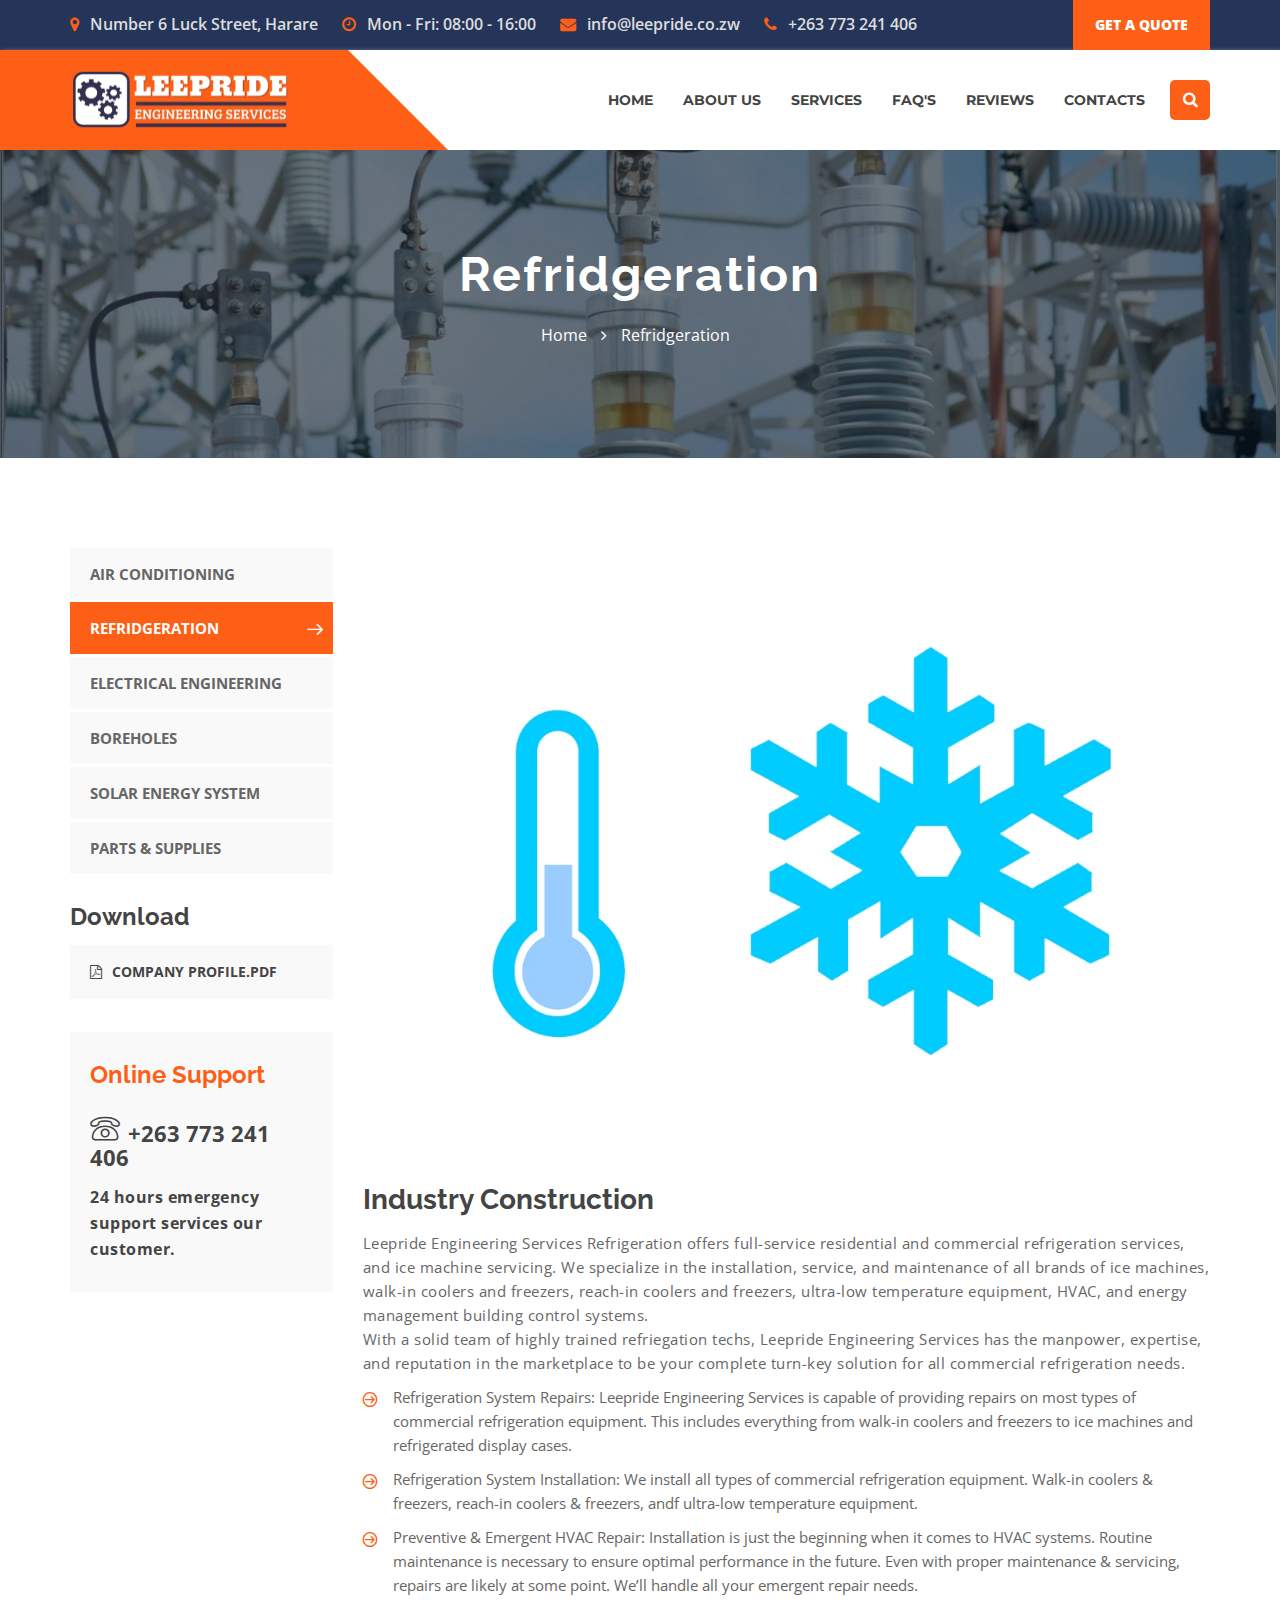
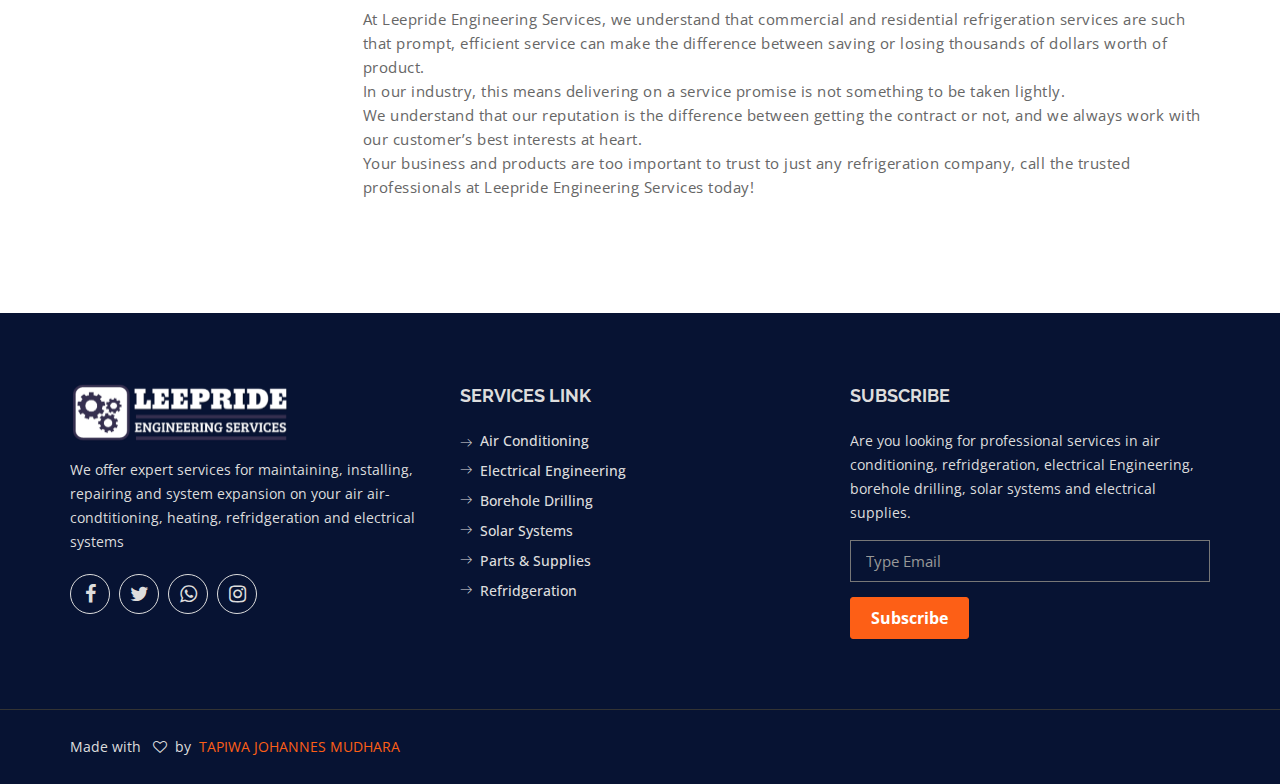
<file: refridgeration.html>
<!doctype html>
<html class="no-js" lang="en">
	
<head>
		<meta charset="utf-8">
		<meta http-equiv="x-ua-compatible" content="ie=edge">
		<title>Refridgeration | Leepride Engineering Services</title>
		<meta name="description" content="">
		<meta name="viewport" content="width=device-width, initial-scale=1">

		<!-- favicon -->		
		<link rel="shortcut icon" type="image/x-icon" href="img/logo/favicon.ico">

		<!-- all css here -->

		<!-- bootstrap v3.3.6 css -->
		<link rel="stylesheet" href="css/bootstrap.min.css">
		<!-- owl.carousel css -->
		<link rel="stylesheet" href="css/owl.carousel.css">
		<link rel="stylesheet" href="css/owl.transitions.css">
        <!-- meanmenu css -->
        <link rel="stylesheet" href="css/meanmenu.min.css">
		<!-- font-awesome css -->
		<link rel="stylesheet" href="css/font-awesome.min.css">
		<link rel="stylesheet" href="css/icon.css">
		<link rel="stylesheet" href="css/flaticon.css">
		<!-- magnific css -->
        <link rel="stylesheet" href="css/magnific.min.css">
		<!-- venobox css -->
		<link rel="stylesheet" href="css/venobox.css">
		<!-- style css -->
		<link rel="stylesheet" href="style.css">
		<!-- responsive css -->
		<link rel="stylesheet" href="css/responsive.css">

		<!-- modernizr css -->
		<script src="js/vendor/modernizr-2.8.3.min.js"></script>
	</head>
		<body>

		<!--[if lt IE 8]>
			<p class="browserupgrade">You are using an <strong>outdated</strong> browser. Please <a href="http://browsehappy.com/">upgrade your browser</a> to improve your experience.</p>
		<![endif]-->

        <div id="preloader"></div>
        <header class="header-one">
            <!-- Start top bar -->
            <div class="topbar-area fix hidden-xs">
                <div class="container">
                    <div class="row">
                        <div class=" col-md-10 col-sm-9">
                            <div class="topbar-left">
                                <ul>
                                    <li><a href="#"><i class="fa fa-map-marker"></i> Number 6 Luck Street, Harare</a></li>
                                    <li class="hidden-sm"><a href="#"><i class="fa fa-clock-o"></i> Mon - Fri: 08:00 - 16:00</a></li>
                                    <li><a href="#"><i class="fa fa-envelope"></i> info@leepride.co.zw</a></li>
                                    <li><a href="tel:+263773241406"><i class="fa fa-phone"></i> +263 773 241 406</a></li>
                                </ul>  
                            </div>
                        </div>
                        <div class="col-md-2 col-sm-3">
                            <div class="quote-button">
								<a href="contact.html" class="quote-btn"  title="Quick view" data-toggle="modal" data-target="#quoteModal">Get a quote</a>
							</div>
                        </div>
                    </div>
                </div>
            </div>
            <!-- End top bar -->
            <!-- header-area start -->
            <div id="sticker" class="header-area hidden-xs">
                <div class="container">
                    <div class="row">
                        <!-- logo start -->
                        <div class="col-md-3 col-sm-3 logo-bg">
                            <div class="logo">
                                <!-- Brand -->
                                <a class="navbar-brand page-scroll sticky-logo" href="index.html">
                                    <img src="img/logo/logo2.png" alt="">
                                </a>
                            </div>
                        </div>
                        <!-- logo end -->
                        <div class="col-md-9 col-sm-9">
                            <div class="header-right-link">
                                <!-- search option start -->
                                <form action="#">
                                    <div class="search-option">
                                        <input type="text" placeholder="Search...">
                                        <button class="button" type="submit"><i class="fa fa-search"></i></button>
                                    </div>
                                    <a class="main-search" href="#"><i class="fa fa-search"></i></a>
                                </form>
                                <!-- search option end -->
                            </div>
                            <!-- mainmenu start -->
                            <nav class="navbar navbar-default">
                                <div class="collapse navbar-collapse" id="navbar-example">
                                    <div class="main-menu">
                                        <ul class="nav navbar-nav navbar-right">
                                            <li><a href="index.html">Home</a></li>
											<li><a href="about.html">About us</a></li>
											<li><a class="pagess" href="services.html">Services</a>
												<ul class="sub-menu">
													<li><a href="services.html">All Services</a></li>
													<li><a href="air.html">Air Conditioning</a></li>
													<li><a href="refridgeration.html">Refridgeration</a></li>
													<li><a href="electricals.html">Electrical Engineering</a></li>
													<li><a href="boreholes.html">Boreholes</a></li>
													<li><a href="solar.html">Solar Energy System</a></li>
													<li><a href="parts.html">Parts & Supplies</a></li>
												</ul>
											</li>
											<li><a href="faq.html">Faq's</a></li>
											<li><a href="review.html">Reviews</a></li>
											<li><a href="contact.html">contacts</a></li>
                                        </ul>
                                    </div>
                                </div>
                            </nav>
                            <!-- mainmenu end -->
                        </div>
                    </div>
                </div>
            </div>
            <!-- header-area end -->
            <!-- mobile-menu-area start -->
            <div class="mobile-menu-area hidden-lg hidden-md hidden-sm">
                <div class="container">
                    <div class="row">
                        <div class="col-md-12">
                            <div class="mobile-menu">
                                <div class="logo">
                                    <a href="index.html"><img src="img/logo/logo.png" alt="" /></a>
                                </div>
                                <nav id="dropdown">
                                    <ul class="nav navbar-nav navbar-right">
                                        <li><a href="index.html">Home</a></li>
                                        <li><a href="about.html">About us</a></li>
										<li><a class="pagess" href="services.html">Services</a>
											<ul class="sub-menu">
												<li><a href="services.html">All Services</a></li>
												<li><a href="air.html">Air Conditioning</a></li>
												<li><a href="refridgeration.html">Refridgeration</a></li>
												<li><a href="electricals.html">Electrical Engineering</a></li>
												<li><a href="boreholes.html">Boreholes</a></li>
												<li><a href="solar.html">Solar Energy System</a></li>
												<li><a href="parts.html">Parts & Supplies</a></li>
											</ul>
										</li>
                                        <li><a href="faq.html">Faq's</a></li>
                                        <li><a href="review.html">Reviews</a></li>
                                        <li><a href="contact.html">contacts</a></li>
                                    </ul>
                                </nav>
                            </div>					
                        </div>
                    </div>
                </div>
            </div>
            <!-- mobile-menu-area end -->		
        </header>
        <!-- header end -->
        <!-- Start breadcumb Area -->
        <div class="page-area">
            <div class="breadcumb-overlay"></div>
            <div class="container">
                <div class="row">
                    <div class="col-md-12 col-sm-12 col-xs-12">
                        <div class="breadcrumb text-center">
                            <div class="section-headline white-headline text-center">
                                <h3>Refridgeration</h3>
                            </div>
                            <ul>
                                <li class="home-bread">Home</li>
                                <li>Refridgeration</li>
                            </ul>
                        </div>
                    </div>
                </div>
            </div>
        </div>
        <!-- End breadcumb Area -->
         <!-- End services Area -->
        <div class="single-services-page area-padding">
            <div class="container">
                <div class="row">
                    <div class="col-md-3 col-sm-4 col-xs-12">
                        <div class="page-head-left">
                           <!-- strat single area -->
                            <div class="single-page-head">
                                <div class="left-menu">
                                    <ul>
                                        <li ><a href="air.html">Air Conditioning</a></li>
                                        <li class="active"><a href="refridgeration.html">Refridgeration </a></li>
                                        <li><a href="electricals.html">Electrical Engineering</a></li>
                                        <li><a href="boreholes.html">Boreholes</a></li>
                                        <li><a href="solar.html">Solar Energy System</a></li>
                                        <li><a href="parts.html">Parts & Supplies</a></li>
                                    </ul>
                                </div>
                            </div>
                            <div class="single-page-head">
                                <div class="download-btn">
                                    <h4>Download</h4>
                                    <div class="about-btn">
										<a href="#" class="down-btn"><i class="fa fa-file-pdf-o"></i>company profile.PDF</a>
										
									</div>
                                </div>
                            </div>
                            <!-- strat single area -->
                            <div class="single-page-head">
                                <div class="support-text">
									<h4>Online Support</h4>
									<a><i class="icon icon-phone"></i>+263 773 241 406</a>
									<p>24 hours emergency support services our customer.</p>
								</div>
                            </div>
                        </div>
                    </div>
                    <!-- End left sidebar -->
                    <!-- Start service page -->
                    <div class="col-md-9 col-sm-8 col-xs-12">
                        <div class="row">
                            <div class="col-md-12 col-sm-12 col-xs-12">
                                <div class="single-page">
                                    <div class="page-img">
                                        <img src="img/service/2.jpg" alt="">
                                    </div>
                                </div>
                            </div>
                            <!-- strat single page -->
                            <!-- single-well end-->
                            <div class="col-md-12 col-sm-12 col-xs-12">
                                <div class="single-well">
                                    <a href="#">
                                        <h3>Industry Construction</h3>
                                    </a>
                                    <p>Leepride Engineering Services Refrigeration offers full-service residential 
                                        and commercial refrigeration services, and ice machine servicing. 
                                        We specialize in the installation, service, and maintenance of all 
                                        brands of ice machines, walk-in coolers and freezers, reach-in coolers 
                                        and freezers, ultra-low temperature equipment, HVAC, and energy management building control systems.<br>
                                        With a solid team of highly trained refriegation techs, Leepride Engineering Services has the manpower, expertise, 
                                        and reputation in the marketplace to be your complete turn-key solution for all commercial refrigeration needs.  </p>
                                        <ul class="marker-list">
                                           <li>Refrigeration System Repairs: Leepride Engineering Services is capable of providing 
                                               repairs on most types of commercial refrigeration equipment. This includes 
                                               everything from walk-in coolers and freezers to ice machines and refrigerated display cases.</li>
                                            <li>Refrigeration System Installation: We install all types of commercial refrigeration 
                                                equipment. Walk-in coolers & freezers, reach-in coolers & freezers, andf ultra-low temperature equipment.</li>
                                            <li>Preventive & Emergent HVAC Repair: Installation is just the beginning when it comes to HVAC systems. 
                                                Routine maintenance is necessary to ensure optimal performance in the future. Even with proper maintenance & servicing, repairs are likely at some point. We’ll handle all your emergent repair needs.</li>
                                        </ul>
                                        <p>At Leepride Engineering Services, we understand that commercial and residential refrigeration 
                                            services are such that prompt, efficient service can make the difference 
                                            between saving or losing thousands of dollars worth of product. <br>

                                            In our industry, this means delivering on a service promise is not something to be taken lightly.<br>
                                            
                                            We understand that our reputation is the difference between getting the 
                                            contract or not, and we always work with our customer’s best interests at heart. <br>
                                            
                                            Your business and products are too important to trust to just any refrigeration 
                                            company, call the trusted professionals at Leepride Engineering Services today!</p><br>

                                            
                                </div>
                            </div>
                        </div>
                        <!-- end Row -->
                    
                    </div>
                </div>
            </div>
        </div>
        <!-- End page Area -->
        <!-- Start Footer bottom Area -->
        <footer>
            <div class="footer-area">
                <div class="container">
                    <div class="row">
                        <div class="col-md-4 col-sm-5 col-xs-12">
                            <div class="footer-content">
                                <div class="footer-head">
                                    <div class="footer-logo">
                                    	<a href="#"><img src="img/logo/logo2.png" alt=""></a>
                                    </div>
                                    <p>
                                        We offer expert services for maintaining, installing, repairing and system expansion on your air air-condtitioning, heating, refridgeration and electrical systems
                                    </p>
                                    <div class="footer-icons">
                                        <ul>
                                            <li>
                                                <a href="#">
                                                    <i class="fa fa-facebook"></i>
                                                </a>
                                            </li>
                                            <li>
                                                <a href="#">
                                                    <i class="fa fa-twitter"></i>
                                                </a>
                                            </li>
                                            
                                            <li>
                                                <a target="_blank" href="https://wa.me/263773241406">
                                                    <i class="fa fa-whatsapp"></i>
                                                </a>
                                            </li>
                                            <li>
                                                <a href="#">
                                                    <i class="fa fa-instagram"></i>
                                                </a>
                                            </li>
                                        </ul>
                                    </div>
                                    
                                </div>
                            </div>
                        </div>
                        <!-- end single footer -->
                        <div class="col-md-4 col-sm-3 col-xs-12">
                            <div class="footer-content">
                                <div class="footer-head">
                                    <h4>Services Link</h4>
                                    <div class="footer-services-link">
                                        <ul class="footer-list">
                                            <li><a href="air.html">Air Conditioning</a></li>
                                            <li><a href="electricals.html">Electrical Engineering </a></li>
                                            <li><a href="boreholes.html">Borehole Drilling</a></li>
                                            <li><a href="solar.html">Solar Systems</a></li>
                                            <li><a href="parts.html">Parts & Supplies</a></li>
                                            <li><a href="refridgeration.html">Refridgeration</a></li>
                                        </ul>
                                    
                                    </div>
                                </div>
                            </div>
                        </div>
                        <!-- end single footer -->
                        <div class="col-md-4 col-sm-4 col-xs-12">
                            <div class="footer-content">
                                <div class="footer-head">
                                    <h4>Subscribe</h4>
                                    <p>
                                        Are you looking for professional services in air conditioning, refridgeration, electrical Engineering, borehole drilling, solar systems and electrical supplies.
                                    </p>
                                    <div class="subs-feilds">
                                        <div class="suscribe-input">
                                            <input type="email" class="email form-control width-80" id="sus_email" placeholder="Type Email">
                                            <button type="submit" id="sus_submit" class="add-btn">Subscribe</button>
                                        </div>
                                    </div>
                                </div>
                            </div>
                        </div>
                        <!-- end single footer -->
                    </div>
                </div>
            </div>
            <!-- End footer area -->
            <div class="footer-area-bottom">
                <div class="container">
                    <div class="row">
                        <div class="col-md-6 col-sm-6 col-xs-12">
                            <div class="copyright">
                                <p>
                                 Made with &nbsp; <i class="fa fa-heart-o"></i> &nbsp;by  <a target="_blank" href="tel:263776792078">&nbsp;TAPIWA JOHANNES MUDHARA</a>
                                </p>
                            </div>
                        </div>
                    </div>
                </div>
            </div>
        </footer>
		
		<!-- all js here -->

		<!-- jquery latest version -->
		<script src="js/vendor/jquery-1.12.4.min.js"></script>
		<!-- bootstrap js -->
		<script src="js/bootstrap.min.js"></script>
		<!-- owl.carousel js -->
		<script src="js/owl.carousel.min.js"></script>
		<!-- Counter js -->
		<script src="js/jquery.counterup.min.js"></script>
		<!-- waypoint js -->
		<script src="js/waypoints.js"></script>
		<!-- isotope js -->
        <script src="js/isotope.pkgd.min.js"></script>
        <!-- stellar js -->
        <script src="js/jquery.stellar.min.js"></script>
		<!-- magnific js -->
        <script src="js/magnific.min.js"></script>
		<!-- venobox js -->
		<script src="js/venobox.min.js"></script>
        <!-- meanmenu js -->
        <script src="js/jquery.meanmenu.js"></script>
		<!-- Form validator js -->
		<script src="js/form-validator.min.js"></script>
		<!-- plugins js -->
		<script src="js/plugins.js"></script>
		<!-- main js -->
		<script src="js/main.js"></script>
	</body>

</html>
</file>
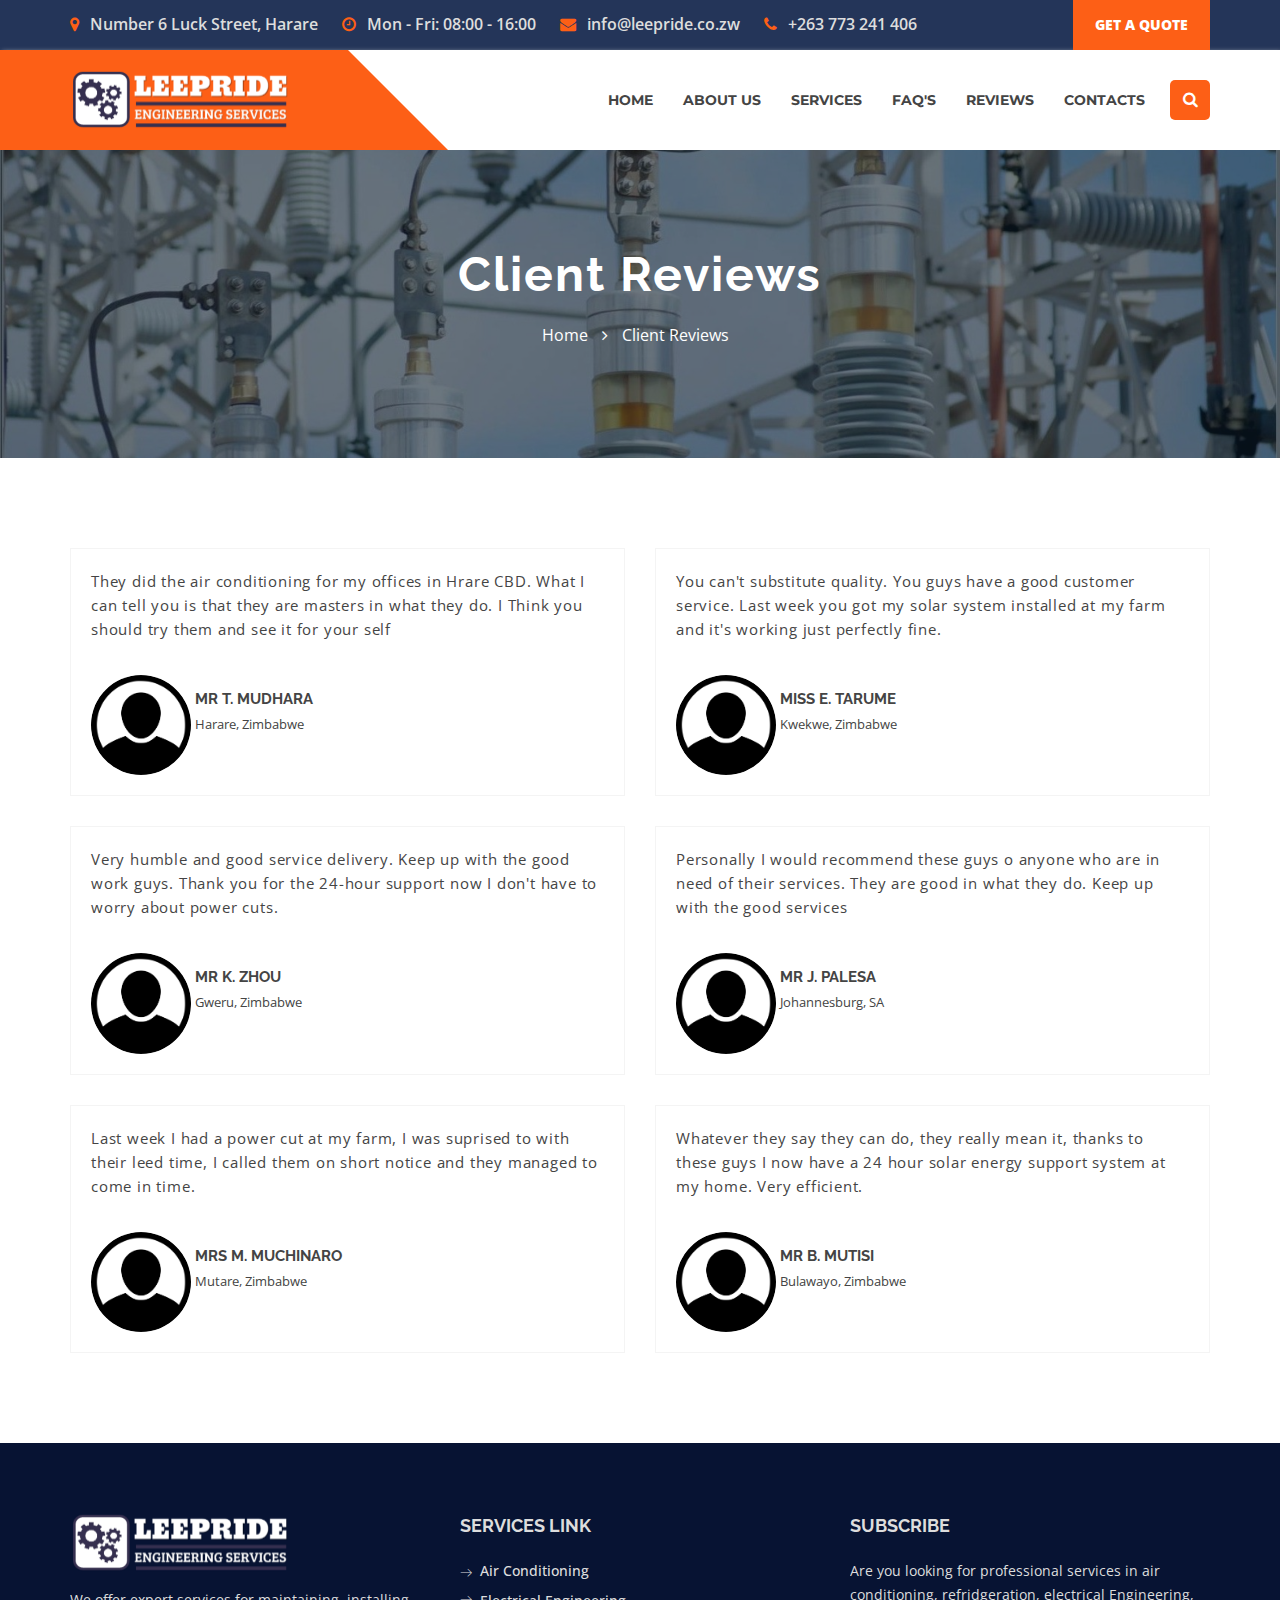
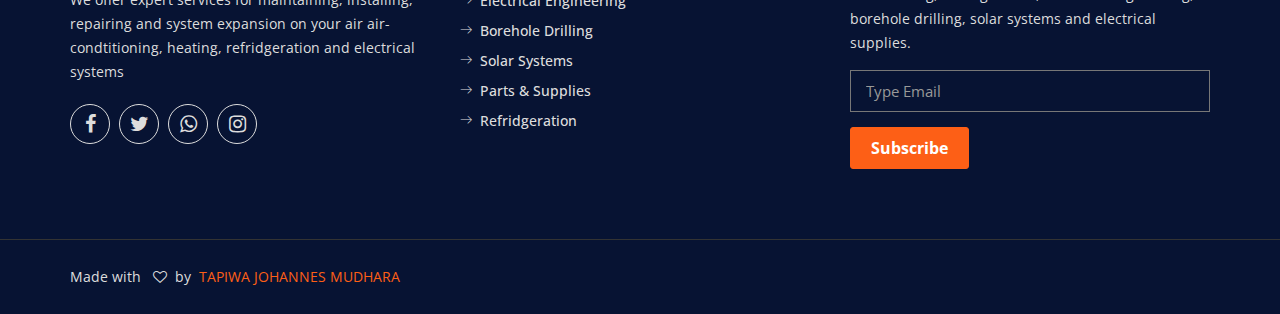
<file: review.html>
<!doctype html>
<html class="no-js" lang="en">
	
<head>
		<meta charset="utf-8">
		<meta http-equiv="x-ua-compatible" content="ie=edge">
		<title>Review | Leepride Engineering Services</title>
		<meta name="description" content="">
		<meta name="viewport" content="width=device-width, initial-scale=1">

		<!-- favicon -->		
		<link rel="shortcut icon" type="image/x-icon" href="img/logo/favicon.ico">

		<!-- all css here -->

		<!-- bootstrap v3.3.6 css -->
		<link rel="stylesheet" href="css/bootstrap.min.css">
		<!-- owl.carousel css -->
		<link rel="stylesheet" href="css/owl.carousel.css">
		<link rel="stylesheet" href="css/owl.transitions.css">
        <!-- meanmenu css -->
        <link rel="stylesheet" href="css/meanmenu.min.css">
		<!-- font-awesome css -->
		<link rel="stylesheet" href="css/font-awesome.min.css">
		<link rel="stylesheet" href="css/icon.css">
		<link rel="stylesheet" href="css/flaticon.css">
		<!-- magnific css -->
        <link rel="stylesheet" href="css/magnific.min.css">
		<!-- venobox css -->
		<link rel="stylesheet" href="css/venobox.css">
		<!-- style css -->
		<link rel="stylesheet" href="style.css">
		<!-- responsive css -->
		<link rel="stylesheet" href="css/responsive.css">

		<!-- modernizr css -->
		<script src="js/vendor/modernizr-2.8.3.min.js"></script>
	</head>
		<body>

		<!--[if lt IE 8]>
			<p class="browserupgrade">You are using an <strong>outdated</strong> browser. Please <a href="http://browsehappy.com/">upgrade your browser</a> to improve your experience.</p>
		<![endif]-->

        <div id="preloader"></div>
		<header class="header-one">
            <!-- Start top bar -->
            <div class="topbar-area fix hidden-xs">
                <div class="container">
                    <div class="row">
                        <div class=" col-md-10 col-sm-9">
                            <div class="topbar-left">
                                <ul>
                                    <li><a href="#"><i class="fa fa-map-marker"></i> Number 6 Luck Street, Harare</a></li>
                                    <li class="hidden-sm"><a href="#"><i class="fa fa-clock-o"></i> Mon - Fri: 08:00 - 16:00</a></li>
                                    <li><a href="#"><i class="fa fa-envelope"></i> info@leepride.co.zw</a></li>
                                    <li><a href="tel:+263773241406"><i class="fa fa-phone"></i> +263 773 241 406</a></li>
                                </ul>  
                            </div>
                        </div>
                        <div class="col-md-2 col-sm-3">
                            <div class="quote-button">
								<a href="contact.html" class="quote-btn"  title="Quick view" data-toggle="modal" data-target="#quoteModal">Get a quote</a>
							</div>
                        </div>
                    </div>
                </div>
            </div>
            <!-- End top bar -->
            <!-- header-area start -->
            <div id="sticker" class="header-area hidden-xs">
                <div class="container">
                    <div class="row">
                        <!-- logo start -->
                        <div class="col-md-3 col-sm-3 logo-bg">
                            <div class="logo">
                                <!-- Brand -->
                                <a class="navbar-brand page-scroll sticky-logo" href="index.html">
                                    <img src="img/logo/logo2.png" alt="">
                                </a>
                            </div>
                        </div>
                        <!-- logo end -->
                        <div class="col-md-9 col-sm-9">
                            <div class="header-right-link">
                                <!-- search option start -->
                                <form action="#">
                                    <div class="search-option">
                                        <input type="text" placeholder="Search...">
                                        <button class="button" type="submit"><i class="fa fa-search"></i></button>
                                    </div>
                                    <a class="main-search" href="#"><i class="fa fa-search"></i></a>
                                </form>
                                <!-- search option end -->
                            </div>
                            <!-- mainmenu start -->
                            <nav class="navbar navbar-default">
                                <div class="collapse navbar-collapse" id="navbar-example">
                                    <div class="main-menu">
                                        <ul class="nav navbar-nav navbar-right">
                                            <li><a href="index.html">Home</a></li>
											<li><a href="about.html">About us</a></li>
											<li><a class="pagess" href="services.html">Services</a>
												<ul class="sub-menu">
													<li><a href="services.html">All Services</a></li>
													<li><a href="air.html">Air Conditioning</a></li>
													<li><a href="refridgeration.html">Refridgeration</a></li>
													<li><a href="electricals.html">Electrical Engineering</a></li>
													<li><a href="boreholes.html">Boreholes</a></li>
													<li><a href="solar.html">Solar Energy System</a></li>
													<li><a href="parts.html">Parts & Supplies</a></li>
												</ul>
											</li>
											<li><a href="faq.html">Faq's</a></li>
											<li><a href="review.html">Reviews</a></li>
											<li><a href="contact.html">contacts</a></li>
                                        </ul>
                                    </div>
                                </div>
                            </nav>
                            <!-- mainmenu end -->
                        </div>
                    </div>
                </div>
            </div>
            <!-- header-area end -->
            <!-- mobile-menu-area start -->
            <div class="mobile-menu-area hidden-lg hidden-md hidden-sm">
                <div class="container">
                    <div class="row">
                        <div class="col-md-12">
                            <div class="mobile-menu">
                                <div class="logo">
                                    <a href="index.html"><img src="img/logo/logo.png" alt="" /></a>
                                </div>
                                <nav id="dropdown">
                                    <ul class="nav navbar-nav navbar-right">
                                        <li><a href="index.html">Home</a></li>
                                        <li><a href="about.html">About us</a></li>
										<li><a class="pagess" href="services.html">Services</a>
											<ul class="sub-menu">
												<li><a href="services.html">All Services</a></li>
												<li><a href="air.html">Air Conditioning</a></li>
												<li><a href="refridgeration.html">Refridgeration</a></li>
												<li><a href="electricals.html">Electrical Engineering</a></li>
												<li><a href="boreholes.html">Boreholes</a></li>
												<li><a href="solar.html">Solar Energy System</a></li>
												<li><a href="parts.html">Parts & Supplies</a></li>
											</ul>
										</li>
                                        <li><a href="faq.html">Faq's</a></li>
                                        <li><a href="review.html">Reviews</a></li>
                                        <li><a href="contact.html">contacts</a></li>
                                    </ul>
                                </nav>
                            </div>					
                        </div>
                    </div>
                </div>
            </div>
            <!-- mobile-menu-area end -->		
        </header>
        <!-- header end -->
        <!-- Start breadcumb Area -->
        <div class="page-area">
            <div class="breadcumb-overlay"></div>
            <div class="container">
                <div class="row">
                    <div class="col-md-12 col-sm-12 col-xs-12">
                        <div class="breadcrumb text-center">
                            <div class="section-headline white-headline text-center">
                                <h3>Client Reviews</h3>
                            </div>
                            <ul>
                                <li class="home-bread">Home</li>
                                <li>Client Reviews</li>
                            </ul>
                        </div>
                    </div>
                </div>
            </div>
        </div>
        <!-- End breadcumb Area -->
       <!-- Start Testimonial Area -->
        <div class="testimonial-page-area area-padding fix">
			<div class="container">
                <div class="row">
                    <!-- Testimonials Part -->
					<div class="Reviews-content">
						<div class="col-md-6 col-sm-6 col-xs-12">
						    <div class="single-testimonial">
								<div class="testimonial-text">
									<p>They did the air conditioning for my offices in Hrare CBD. 
                                        What I can tell you is that they are masters in what they do. I Think you should try them and see it for your self</p>
								</div>
								<div class="testimonial-img ">
									<img src="img/review/1.jpg" alt="">
									<div class="client-name">
										<h4>Mr T. Mudhara</h4>
										<span>Harare, Zimbabwe</span>
									</div>
								</div>
							</div>
						</div>
						<!-- End single item -->
               	        <div class="col-md-6 col-sm-6 col-xs-12">
						    <div class="single-testimonial">
								<div class="testimonial-text">
									<p>You can't substitute quality. You guys have a good customer service. 
                                        Last week you got my solar system installed at my farm and it's working just perfectly fine.</p>
								</div>
								<div class="testimonial-img ">
									<img src="img/review/1.jpg" alt="">
									<div class="client-name">
										<h4>Miss E. Tarume</h4>
										<span>Kwekwe, Zimbabwe</span>
									</div>
								</div>
							</div>
						</div>
						<!-- End single item -->
               	        <div class="col-md-6 col-sm-6 col-xs-12">
						    <div class="single-testimonial">
								<div class="testimonial-text">
									<p>Very humble and good service delivery. Keep up with the good work guys. 
                                        Thank you for the 24-hour support now I don't have to worry about power cuts.</p>
								</div>
								<div class="testimonial-img ">
									<img src="img/review/1.jpg" alt="">
									<div class="client-name">
										<h4>Mr K. Zhou</h4>
										<span>Gweru, Zimbabwe</span>
									</div>
								</div>
							</div>
						</div>
						<!-- End single item -->
               	        <div class="col-md-6 col-sm-6 col-xs-12">
						    <div class="single-testimonial">
								<div class="testimonial-text">
									<p>Personally I would recommend these guys o anyone who are in need of their services. They are good in what they do. Keep up with the good services</p>
								</div>
								<div class="testimonial-img ">
									<img src="img/review/1.jpg" alt="">
									<div class="client-name">
										<h4>Mr J. Palesa</h4>
										<span>Johannesburg, SA</span>
									</div>
								</div>
							</div>
						</div>
						<!-- End single item -->
               	        <div class="col-md-6 col-sm-6 col-xs-12">
						    <div class="single-testimonial">
								<div class="testimonial-text">
									<p>Last week I had a power cut at my farm, I was suprised to with their leed time, I called them on short notice and they managed to come in time. </p>
								</div>
								<div class="testimonial-img ">
									<img src="img/review/1.jpg" alt="">
									<div class="client-name">
										<h4>Mrs M. Muchinaro</h4>
										<span>Mutare, Zimbabwe</span>
									</div>
								</div>
							</div>
						</div>
						<!-- End single item -->
               	        <div class="col-md-6 col-sm-6 col-xs-12">
						    <div class="single-testimonial">
								<div class="testimonial-text">
									<p>Whatever they say they can do, they really mean it, thanks to these guys I now have a 24 hour solar energy support system at my home. Very efficient.</p>
								</div>
								<div class="testimonial-img ">
									<img src="img/review/1.jpg" alt="">
									<div class="client-name">
										<h4>Mr B. Mutisi</h4>
										<span>Bulawayo, Zimbabwe</span>
									</div>
								</div>
							</div>
						</div>
						<!-- End single item -->
                	</div>
                	<!--End Testimonials Part -->
                </div>
			</div>
        </div>
        <!-- End Testimonial Area -->
        <!-- Start Footer bottom Area -->
        <footer>
            <div class="footer-area">
                <div class="container">
                    <div class="row">
                        <div class="col-md-4 col-sm-5 col-xs-12">
                            <div class="footer-content">
                                <div class="footer-head">
                                    <div class="footer-logo">
                                    	<a href="#"><img src="img/logo/logo2.png" alt=""></a>
                                    </div>
                                    <p>
                                        We offer expert services for maintaining, installing, repairing and system expansion on your air air-condtitioning, heating, refridgeration and electrical systems
                                    </p>
                                    <div class="footer-icons">
                                        <ul>
                                            <li>
                                                <a href="#">
                                                    <i class="fa fa-facebook"></i>
                                                </a>
                                            </li>
                                            <li>
                                                <a href="#">
                                                    <i class="fa fa-twitter"></i>
                                                </a>
                                            </li>
                                            
                                            <li>
                                                <a target="_blank" href="https://wa.me/263773241406">
                                                    <i class="fa fa-whatsapp"></i>
                                                </a>
                                            </li>
                                            <li>
                                                <a href="#">
                                                    <i class="fa fa-instagram"></i>
                                                </a>
                                            </li>
                                        </ul>
                                    </div>
                                    
                                </div>
                            </div>
                        </div>
                        <!-- end single footer -->
                        <div class="col-md-4 col-sm-3 col-xs-12">
                            <div class="footer-content">
                                <div class="footer-head">
                                    <h4>Services Link</h4>
                                    <div class="footer-services-link">
                                        <ul class="footer-list">
                                            <li><a href="air.html">Air Conditioning</a></li>
                                            <li><a href="electricals.html">Electrical Engineering </a></li>
                                            <li><a href="boreholes.html">Borehole Drilling</a></li>
                                            <li><a href="solar.html">Solar Systems</a></li>
                                            <li><a href="parts.html">Parts & Supplies</a></li>
                                            <li><a href="refridgeration.html">Refridgeration</a></li>
                                        </ul>
                                    
                                    </div>
                                </div>
                            </div>
                        </div>
                        <!-- end single footer -->
                        <div class="col-md-4 col-sm-4 col-xs-12">
                            <div class="footer-content">
                                <div class="footer-head">
                                    <h4>Subscribe</h4>
                                    <p>
                                        Are you looking for professional services in air conditioning, refridgeration, electrical Engineering, borehole drilling, solar systems and electrical supplies.
                                    </p>
                                    <div class="subs-feilds">
                                        <div class="suscribe-input">
                                            <input type="email" class="email form-control width-80" id="sus_email" placeholder="Type Email">
                                            <button type="submit" id="sus_submit" class="add-btn">Subscribe</button>
                                        </div>
                                    </div>
                                </div>
                            </div>
                        </div>
                        <!-- end single footer -->
                    </div>
                </div>
            </div>
            <!-- End footer area -->
            <div class="footer-area-bottom">
                <div class="container">
                    <div class="row">
                        <div class="col-md-6 col-sm-6 col-xs-12">
                            <div class="copyright">
                                <p>
                                 Made with &nbsp; <i class="fa fa-heart-o"></i> &nbsp;by  <a target="_blank" href="tel:263776792078">&nbsp;TAPIWA JOHANNES MUDHARA</a>
                                </p>
                            </div>
                        </div>
                    </div>
                </div>
            </div>
        </footer>
		
		<!-- all js here -->

		<!-- jquery latest version -->
		<script src="js/vendor/jquery-1.12.4.min.js"></script>
		<!-- bootstrap js -->
		<script src="js/bootstrap.min.js"></script>
		<!-- owl.carousel js -->
		<script src="js/owl.carousel.min.js"></script>
		<!-- Counter js -->
		<script src="js/jquery.counterup.min.js"></script>
		<!-- waypoint js -->
		<script src="js/waypoints.js"></script>
		<!-- isotope js -->
        <script src="js/isotope.pkgd.min.js"></script>
        <!-- stellar js -->
        <script src="js/jquery.stellar.min.js"></script>
		<!-- magnific js -->
        <script src="js/magnific.min.js"></script>
		<!-- venobox js -->
		<script src="js/venobox.min.js"></script>
        <!-- meanmenu js -->
        <script src="js/jquery.meanmenu.js"></script>
		<!-- Form validator js -->
		<script src="js/form-validator.min.js"></script>
		<!-- plugins js -->
		<script src="js/plugins.js"></script>
		<!-- main js -->
		<script src="js/main.js"></script>
	</body>

</html>
</file>
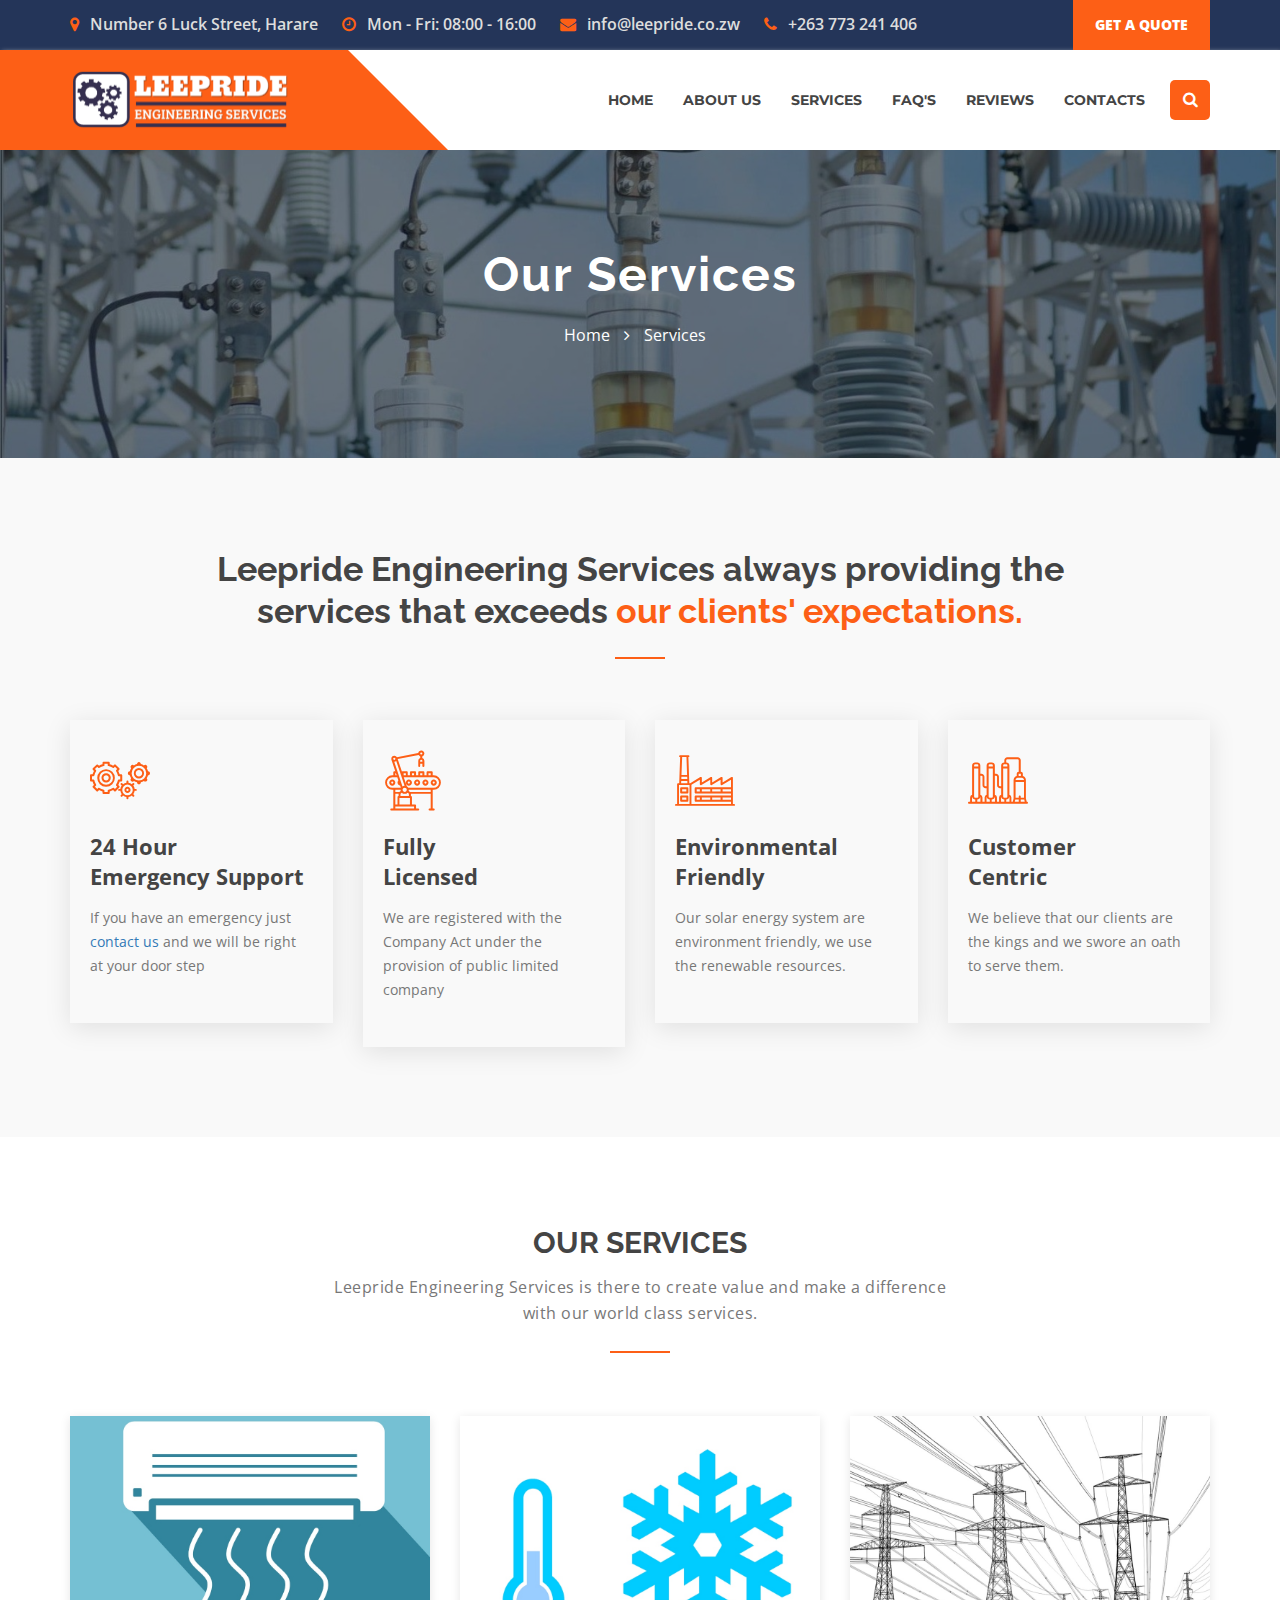
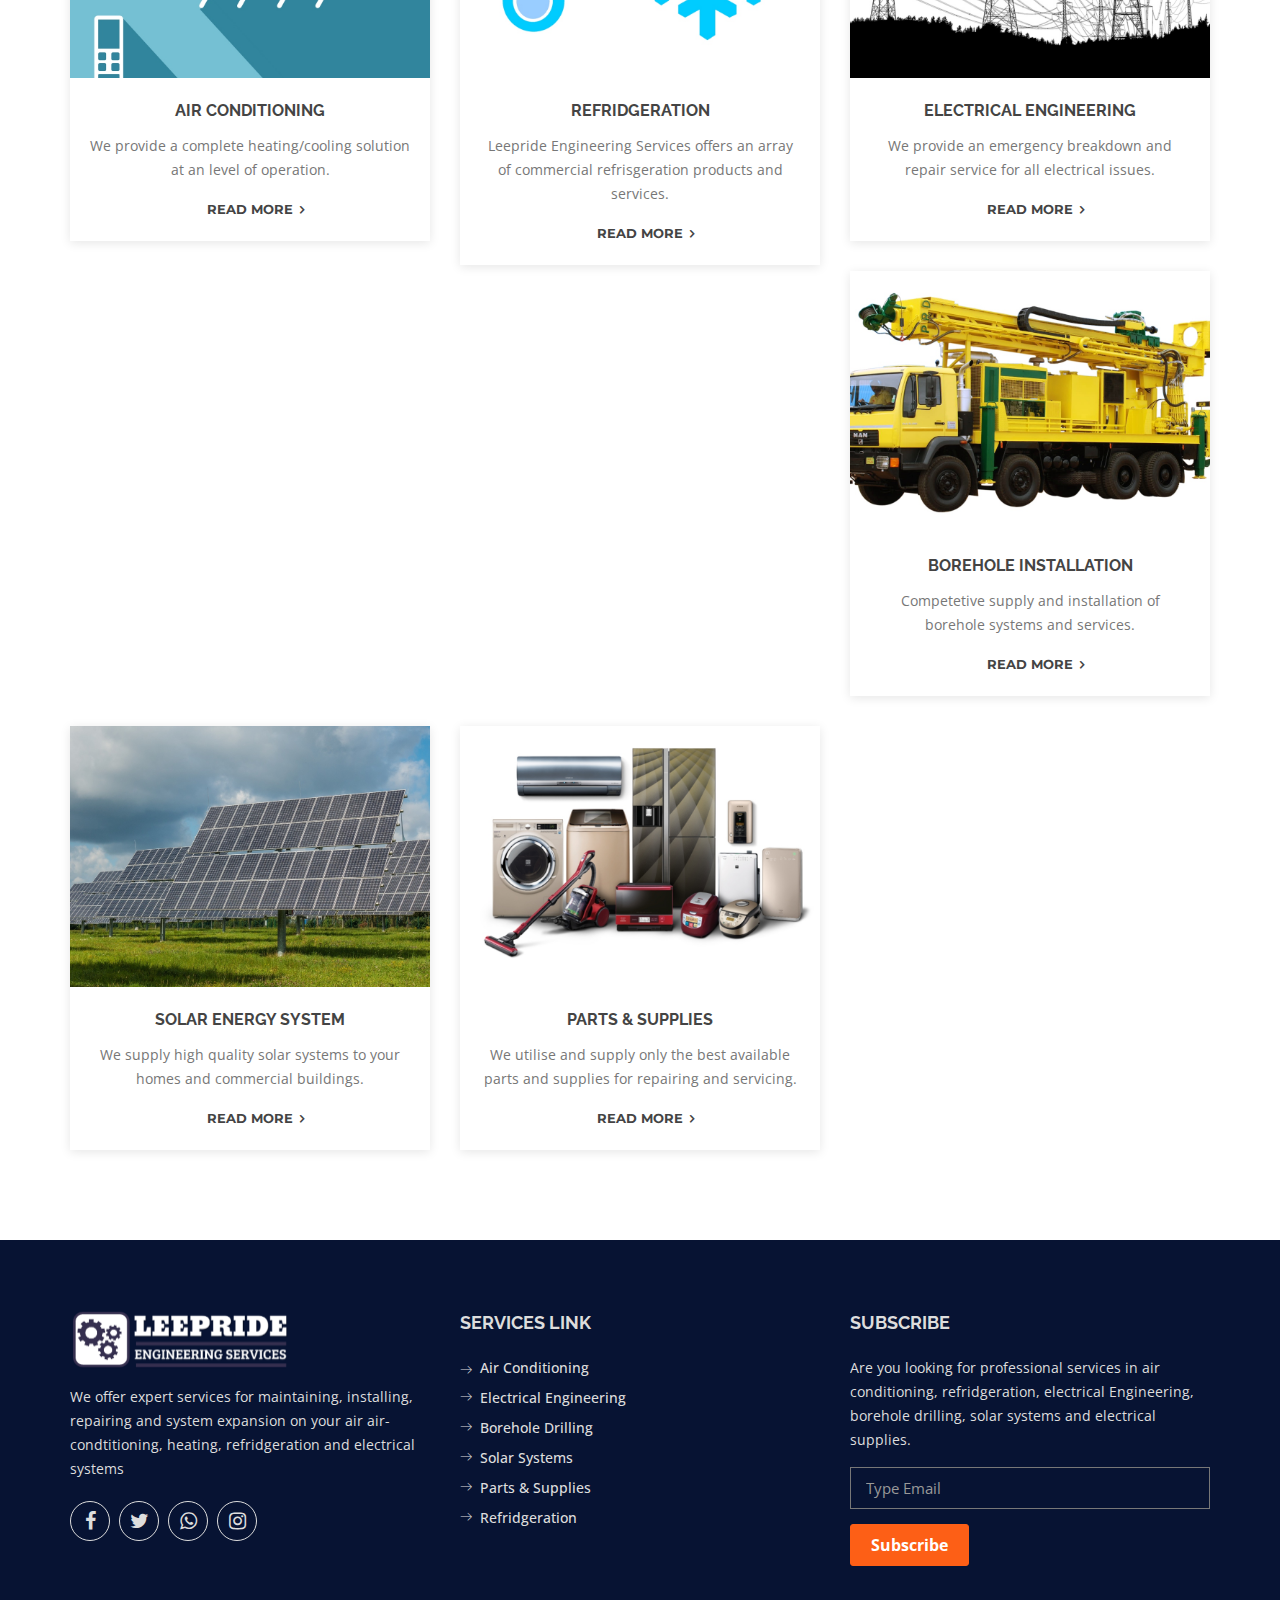
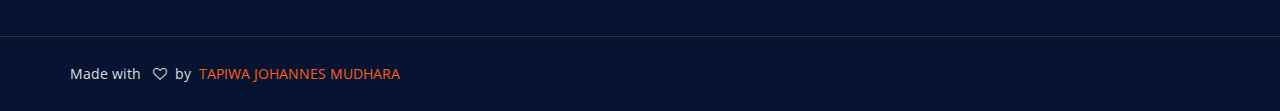
<file: services.html>
<!doctype html>
<html class="no-js" lang="en">
	
<head>
		<meta charset="utf-8">
		<meta http-equiv="x-ua-compatible" content="ie=edge">
		<title>Services | Leepride Engineering Services</title>
		<meta name="description" content="">
		<meta name="viewport" content="width=device-width, initial-scale=1">

		<!-- favicon -->		
		<link rel="shortcut icon" type="image/x-icon" href="img/logo/favicon.ico">

		<!-- all css here -->

		<!-- bootstrap v3.3.6 css -->
		<link rel="stylesheet" href="css/bootstrap.min.css">
		<!-- owl.carousel css -->
		<link rel="stylesheet" href="css/owl.carousel.css">
		<link rel="stylesheet" href="css/owl.transitions.css">
        <!-- meanmenu css -->
        <link rel="stylesheet" href="css/meanmenu.min.css">
		<!-- font-awesome css -->
		<link rel="stylesheet" href="css/font-awesome.min.css">
		<link rel="stylesheet" href="css/icon.css">
		<link rel="stylesheet" href="css/flaticon.css">
		<!-- magnific css -->
        <link rel="stylesheet" href="css/magnific.min.css">
		<!-- venobox css -->
		<link rel="stylesheet" href="css/venobox.css">
		<!-- style css -->
		<link rel="stylesheet" href="style.css">
		<!-- responsive css -->
		<link rel="stylesheet" href="css/responsive.css">

		<!-- modernizr css -->
		<script src="js/vendor/modernizr-2.8.3.min.js"></script>
	</head>
		<body>

		<!--[if lt IE 8]>
			<p class="browserupgrade">You are using an <strong>outdated</strong> browser. Please <a href="http://browsehappy.com/">upgrade your browser</a> to improve your experience.</p>
		<![endif]-->

        <div id="preloader"></div>
		<header class="header-one">
            <!-- Start top bar -->
            <div class="topbar-area fix hidden-xs">
                <div class="container">
                    <div class="row">
                        <div class=" col-md-10 col-sm-9">
                            <div class="topbar-left">
                                <ul>
                                    <li><a href="#"><i class="fa fa-map-marker"></i> Number 6 Luck Street, Harare</a></li>
                                    <li class="hidden-sm"><a href="#"><i class="fa fa-clock-o"></i> Mon - Fri: 08:00 - 16:00</a></li>
                                    <li><a href="#"><i class="fa fa-envelope"></i> info@leepride.co.zw</a></li>
                                    <li><a href="tel:+263773241406"><i class="fa fa-phone"></i> +263 773 241 406</a></li>
                                </ul>  
                            </div>
                        </div>
                        <div class="col-md-2 col-sm-3">
                            <div class="quote-button">
								<a href="contact.html" class="quote-btn"  title="Quick view" data-toggle="modal" data-target="#quoteModal">Get a quote</a>
							</div>
                        </div>
                    </div>
                </div>
            </div>
            <!-- End top bar -->
            <!-- header-area start -->
            <div id="sticker" class="header-area hidden-xs">
                <div class="container">
                    <div class="row">
                        <!-- logo start -->
                        <div class="col-md-3 col-sm-3 logo-bg">
                            <div class="logo">
                                <!-- Brand -->
                                <a class="navbar-brand page-scroll sticky-logo" href="index.html">
                                    <img src="img/logo/logo2.png" alt="">
                                </a>
                            </div>
                        </div>
                        <!-- logo end -->
                        <div class="col-md-9 col-sm-9">
                            <div class="header-right-link">
                                <!-- search option start -->
                                <form action="#">
                                    <div class="search-option">
                                        <input type="text" placeholder="Search...">
                                        <button class="button" type="submit"><i class="fa fa-search"></i></button>
                                    </div>
                                    <a class="main-search" href="#"><i class="fa fa-search"></i></a>
                                </form>
                                <!-- search option end -->
                            </div>
                            <!-- mainmenu start -->
                            <nav class="navbar navbar-default">
                                <div class="collapse navbar-collapse" id="navbar-example">
                                    <div class="main-menu">
                                        <ul class="nav navbar-nav navbar-right">
                                            <li><a href="index.html">Home</a></li>
											<li><a href="about.html">About us</a></li>
											<li><a class="pagess" href="services.html">Services</a>
												<ul class="sub-menu">
													<li><a href="services.html">All Services</a></li>
													<li><a href="air.html">Air Conditioning</a></li>
													<li><a href="refridgeration.html">Refridgeration</a></li>
													<li><a href="electricals.html">Electrical Engineering</a></li>
													<li><a href="boreholes.html">Boreholes</a></li>
													<li><a href="solar.html">Solar Energy System</a></li>
													<li><a href="parts.html">Parts & Supplies</a></li>
												</ul>
											</li>
											<li><a href="faq.html">Faq's</a></li>
											<li><a href="review.html">Reviews</a></li>
											<li><a href="contact.html">contacts</a></li>
                                        </ul>
                                    </div>
                                </div>
                            </nav>
                            <!-- mainmenu end -->
                        </div>
                    </div>
                </div>
            </div>
            <!-- header-area end -->
            <!-- mobile-menu-area start -->
            <div class="mobile-menu-area hidden-lg hidden-md hidden-sm">
                <div class="container">
                    <div class="row">
                        <div class="col-md-12">
                            <div class="mobile-menu">
                                <div class="logo">
                                    <a href="index.html"><img src="img/logo/logo.png" alt="" /></a>
                                </div>
                                <nav id="dropdown">
                                    <ul class="nav navbar-nav navbar-right">
                                        <li><a href="index.html">Home</a></li>
                                        <li><a href="about.html">About us</a></li>
										<li><a class="pagess" href="services.html">Services</a>
											<ul class="sub-menu">
												<li><a href="services.html">All Services</a></li>
												<li><a href="air.html">Air Conditioning</a></li>
												<li><a href="refridgeration.html">Refridgeration</a></li>
												<li><a href="electricals.html">Electrical Engineering</a></li>
												<li><a href="boreholes.html">Boreholes</a></li>
												<li><a href="solar.html">Solar Energy System</a></li>
												<li><a href="parts.html">Parts & Supplies</a></li>
											</ul>
										</li>
                                        <li><a href="faq.html">Faq's</a></li>
                                        <li><a href="review.html">Reviews</a></li>
                                        <li><a href="contact.html">contacts</a></li>
                                    </ul>
                                </nav>
                            </div>					
                        </div>
                    </div>
                </div>
            </div>
            <!-- mobile-menu-area end -->		
        </header>
        <!-- header end -->
        <!-- Start breadcumb Area -->
        <div class="page-area">
            <div class="breadcumb-overlay"></div>
            <div class="container">
                <div class="row">
                    <div class="col-md-12 col-sm-12 col-xs-12">
                        <div class="breadcrumb text-center">
                            <div class="section-headline white-headline text-center">
                                <h3>Our Services</h3>
                            </div>
                            <ul>
                                <li class="home-bread">Home</li>
                                <li>Services</li>
                            </ul>
                        </div>
                    </div>
                </div>
            </div>
        </div>
        <!-- End breadcumb Area -->
        <!-- Welcome service area start -->
        <div class="welcome-area bg-color area-padding">
            <div class="container">
               <div class="row">
					<div class="col-md-12 col-sm-12 col-xs-12">
						<div class="center-headline text-center">
						    <h3>Leepride Engineering Services always providing the services that exceeds<span class="color"> our clients' expectations.</span></h3>
						</div>
					</div>
				</div>
				<!-- single-well end-->
				<div class="row">
					<div class="well-inner">
						<div class="col-md-3 col-sm-6 col-xs-12">
							<div class="well-services">
								<div class="well-icon">
									<a href="#"><i class="flaticon-gear-3" ></i></a>
								</div>
								<div class="well-content">
									<h4><a href="#">24 hour <br>Emergency Support</a></h4>
									<p>If you have an emergency just <a href="tel:+263773241406"> contact us</a> and we will be right at your door step</p>
								</div>
							</div>
						</div>
						<!-- single-well end-->
						<div class="col-md-3 col-sm-6 col-xs-12">
							<div class="well-services">
								<div class="well-icon">
									<a href="#"><i class="flaticon-industrial-robot" ></i></a>
								</div>
								<div class="well-content">
									<h4><a href="#">Fully  <br>Licensed</a></h4>
									<p>We are registered with the Company Act under the provision of public limited company</p>
								</div>
							</div>
						</div>
						<!-- single-well end-->
						<div class="col-md-3 col-sm-6 col-xs-12">
							<div class="well-services">
								<div class="well-icon">
									<a href="#"><i class="flaticon-factory-1" ></i></a>
								</div>
								<div class="well-content">
									<h4><a href="#">Environmental <br>Friendly</a></h4>
									<p>Our solar energy system are environment friendly, we use the renewable resources.</p>
								</div>
							</div>
						</div>
						<!-- single-well end-->
						<div class="col-md-3 col-sm-6 col-xs-12">
							<div class="well-services ">
								<div class="well-icon">
									<a href="#"><i class="flaticon-tanks-1" ></i></a>
								</div>
								<div class="well-content">
									<h4><a href="#">Customer<br> Centric</a></h4>
									<p>We believe that our clients are the kings and we swore an oath to serve them.</p>
								</div>
							</div>
						</div>
						<!-- single-well end-->
					</div>
				</div>
            </div>
        </div>
        <!-- Welcome service area End -->
        <!-- service area start -->
        <div class="Services-area area-padding">
            <div class="container">
               <div class="row">
					<div class="col-md-12 col-sm-12 col-xs-12">
						<div class="section-headline text-center">
							<h3>Our Services</h3>
							<p>Leepride Engineering Services is there to create value and make a difference with our world class services.</p>
						</div>
					</div>
				</div>
                <div class="row">
                    <div class="services-all">
                    	<!-- single-well end-->
						<div class="col-md-4 col-sm-6 col-xs-12">
							<div class="single-services text-center">
								<div class="services-img">
									<img src="img/service/1.jpg" alt="">
									<div class="image-layer">
										<a href="air.html"><i class="flaticon-gear-3" ></i></a>
									</div>
								</div>
								<div class="main-services">
									<div class="service-content">
										<h4>Air Conditioning</h4>
										<p>We provide a complete heating/cooling solution at an level of operation.</p>
										<a class="service-btn" href="air.html">read more</a>
									</div>
								</div>
							</div>
						</div>
						<!-- single-well end-->
						<div class="col-md-4 col-sm-6 col-xs-12">
							<div class="single-services text-center">
								<div class="services-img">
									<img src="img/service/2.jpg" alt="">
									<div class="image-layer">
										<a href="refridgeration.html"><i class="flaticon-industrial-robot" ></i></a>
									</div>
								</div>
								<div class="main-services">
									<div class="service-content">
										<h4>Refridgeration</h4>
										<p>Leepride Engineering Services offers an array of commercial refrisgeration products and services.</p>
										<a class="service-btn" href="refridgeration.html">read more</a>
									</div>
								</div>
							</div>
						</div>
						<!-- single-well end-->
						<div class="col-md-4 col-sm-6 col-xs-12">
							<div class="single-services text-center">
								<div class="services-img">
									<img src="img/service/3.jpg" alt="">
									<div class="image-layer">
										<a href="electricals.html"><i class="flaticon-factory-1"></i></a>
									</div>
								</div>
								<div class="main-services">
									<div class="service-content">
										<h4>Electrical Engineering </h4>
										<p>We provide an emergency breakdown and repair service for all electrical issues.</p>
										<a class="service-btn" href="electricals.html">read more</a>
									</div>
								</div>
							</div>
						</div>
						<!-- single-well end-->
                        <div class="col-md-4 col-sm-6 col-xs-12">
							<div class="single-services text-center">
								<div class="services-img">
									<img src="img/service/4.jpg" alt="">
									<div class="image-layer">
										<a href="boreholes.html"><i class="flaticon-warehouse" ></i></a>
									</div>
								</div>
								<div class="main-services">
									<div class="service-content">
										<h4>Borehole Installation</h4>
										<p>Competetive supply and installation of borehole systems and services.</p>
										<a class="service-btn" href="boreholes.html">read more</a>
									</div>
								</div>
							</div>
						</div>
						<!-- single-well end-->
                        <div class="col-md-4 col-sm-6 col-xs-12">
							<div class="single-services text-center">
								<div class="services-img">
									<img src="img/service/5.jpg" alt="">
									<div class="image-layer">
										<a href="solar.html"><i class="flaticon-control-system" ></i></a>
									</div>
								</div>
								<div class="main-services">
									<div class="service-content">
										<h4>Solar Energy System</h4>
										<p>We supply high quality solar systems to your homes and commercial buildings.</p>
										<a class="service-btn" href="solar.html">read more</a>
									</div>
								</div>
							</div>
						</div>
						<!-- single-well end-->
                        <div class="col-md-4 col-sm-6 col-xs-12">
							<div class="single-services text-center">
								<div class="services-img">
									<img src="img/service/6.jpg" alt="">
									<div class="image-layer">
										<a href="parts.html"><i class="flaticon-tanks-1" ></i></a>
									</div>
								</div>
								<div class="main-services">
									<div class="service-content">
										<h4>Parts & Supplies</h4>
										<p>We utilise and supply only the best available parts and supplies for repairing and servicing.</p>
										<a class="service-btn" href="parts.html">read more</a>
									</div>
								</div>
							</div>
						</div>
						<!-- single-well end-->
                    </div>
                </div>
            </div>
        </div>
        <!-- Welcome service area End -->
        <!-- Start Footer bottom Area -->
        <footer>
            <div class="footer-area">
                <div class="container">
                    <div class="row">
                        <div class="col-md-4 col-sm-5 col-xs-12">
                            <div class="footer-content">
                                <div class="footer-head">
                                    <div class="footer-logo">
                                    	<a href="#"><img src="img/logo/logo2.png" alt=""></a>
                                    </div>
                                    <p>
                                        We offer expert services for maintaining, installing, repairing and system expansion on your air air-condtitioning, heating, refridgeration and electrical systems
                                    </p>
                                    <div class="footer-icons">
                                        <ul>
                                            <li>
                                                <a href="#">
                                                    <i class="fa fa-facebook"></i>
                                                </a>
                                            </li>
                                            <li>
                                                <a href="#">
                                                    <i class="fa fa-twitter"></i>
                                                </a>
                                            </li>
                                            
                                            <li>
                                                <a target="_blank" href="https://wa.me/263773241406">
                                                    <i class="fa fa-whatsapp"></i>
                                                </a>
                                            </li>
                                            <li>
                                                <a href="#">
                                                    <i class="fa fa-instagram"></i>
                                                </a>
                                            </li>
                                        </ul>
                                    </div>
                                    
                                </div>
                            </div>
                        </div>
                        <!-- end single footer -->
                        <div class="col-md-4 col-sm-3 col-xs-12">
                            <div class="footer-content">
                                <div class="footer-head">
                                    <h4>Services Link</h4>
                                    <div class="footer-services-link">
                                    <ul class="footer-list">
                                        <li><a href="air.html">Air Conditioning</a></li>
                                        <li><a href="electricals.html">Electrical Engineering </a></li>
                                        <li><a href="boreholes.html">Borehole Drilling</a></li>
                                        <li><a href="solar.html">Solar Systems</a></li>
                                        <li><a href="parts.html">Parts & Supplies</a></li>
                                        <li><a href="refridgeration.html">Refridgeration</a></li>
                                    </ul>
                                    
                                    </div>
                                </div>
                            </div>
                        </div>
                        <!-- end single footer -->
                        <div class="col-md-4 col-sm-4 col-xs-12">
                            <div class="footer-content">
                                <div class="footer-head">
                                    <h4>Subscribe</h4>
                                    <p>
                                        Are you looking for professional services in air conditioning, refridgeration, electrical Engineering, borehole drilling, solar systems and electrical supplies.
                                    </p>
                                    <div class="subs-feilds">
                                        <div class="suscribe-input">
                                            <input type="email" class="email form-control width-80" id="sus_email" placeholder="Type Email">
                                            <button type="submit" id="sus_submit" class="add-btn">Subscribe</button>
                                        </div>
                                    </div>
                                </div>
                            </div>
                        </div>
                        <!-- end single footer -->
                    </div>
                </div>
            </div>
            <!-- End footer area -->
            <div class="footer-area-bottom">
                <div class="container">
                    <div class="row">
                        <div class="col-md-6 col-sm-6 col-xs-12">
                            <div class="copyright">
                                <p>
                                 Made with &nbsp; <i class="fa fa-heart-o"></i> &nbsp;by  <a target="_blank" href="tel:263776792078">&nbsp;TAPIWA JOHANNES MUDHARA</a>
                                </p>
                            </div>
                        </div>
                    </div>
                </div>
            </div>
        </footer>
		
		
		<!-- all js here -->

		<!-- jquery latest version -->
		<script src="js/vendor/jquery-1.12.4.min.js"></script>
		<!-- bootstrap js -->
		<script src="js/bootstrap.min.js"></script>
		<!-- owl.carousel js -->
		<script src="js/owl.carousel.min.js"></script>
		<!-- Counter js -->
		<script src="js/jquery.counterup.min.js"></script>
		<!-- waypoint js -->
		<script src="js/waypoints.js"></script>
		<!-- isotope js -->
        <script src="js/isotope.pkgd.min.js"></script>
        <!-- stellar js -->
        <script src="js/jquery.stellar.min.js"></script>
		<!-- magnific js -->
        <script src="js/magnific.min.js"></script>
		<!-- venobox js -->
		<script src="js/venobox.min.js"></script>
        <!-- meanmenu js -->
        <script src="js/jquery.meanmenu.js"></script>
		<!-- Form validator js -->
		<script src="js/form-validator.min.js"></script>
		<!-- plugins js -->
		<script src="js/plugins.js"></script>
		<!-- main js -->
		<script src="js/main.js"></script>
	</body>

</html>
</file>
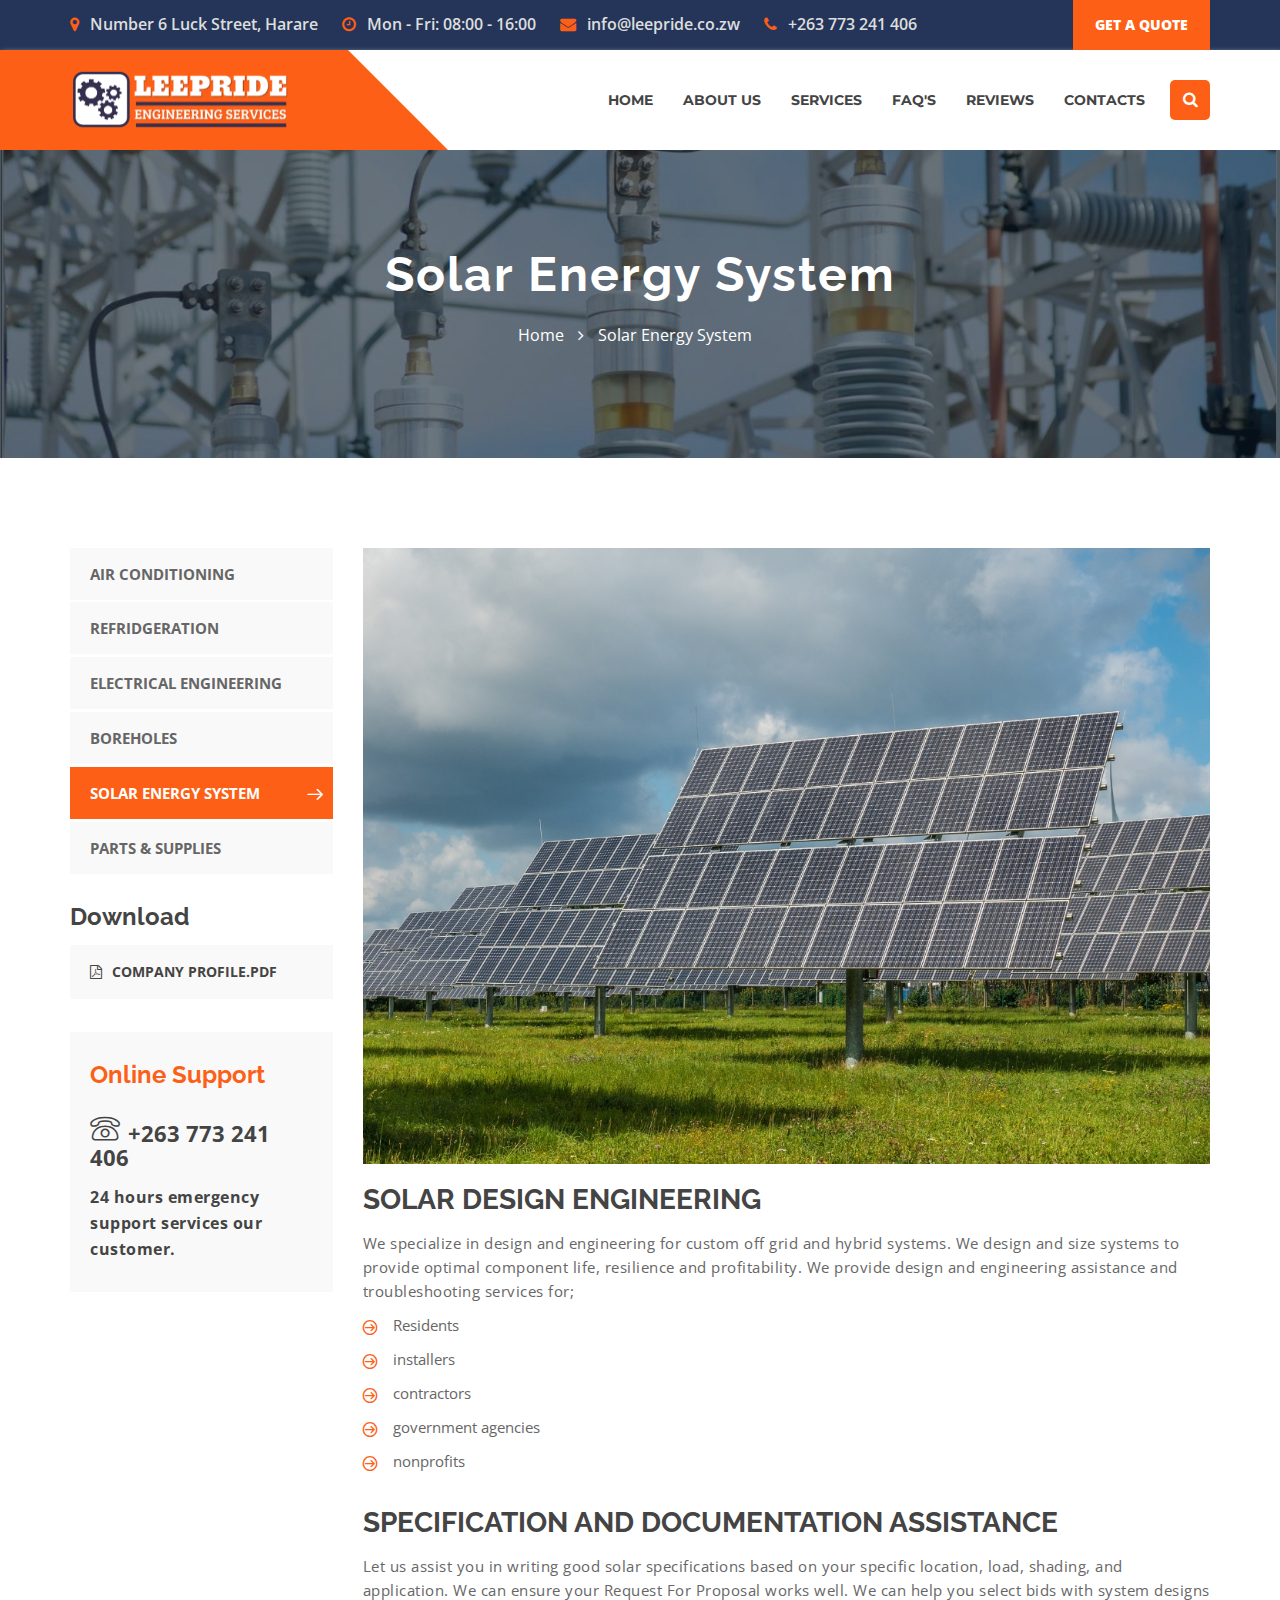
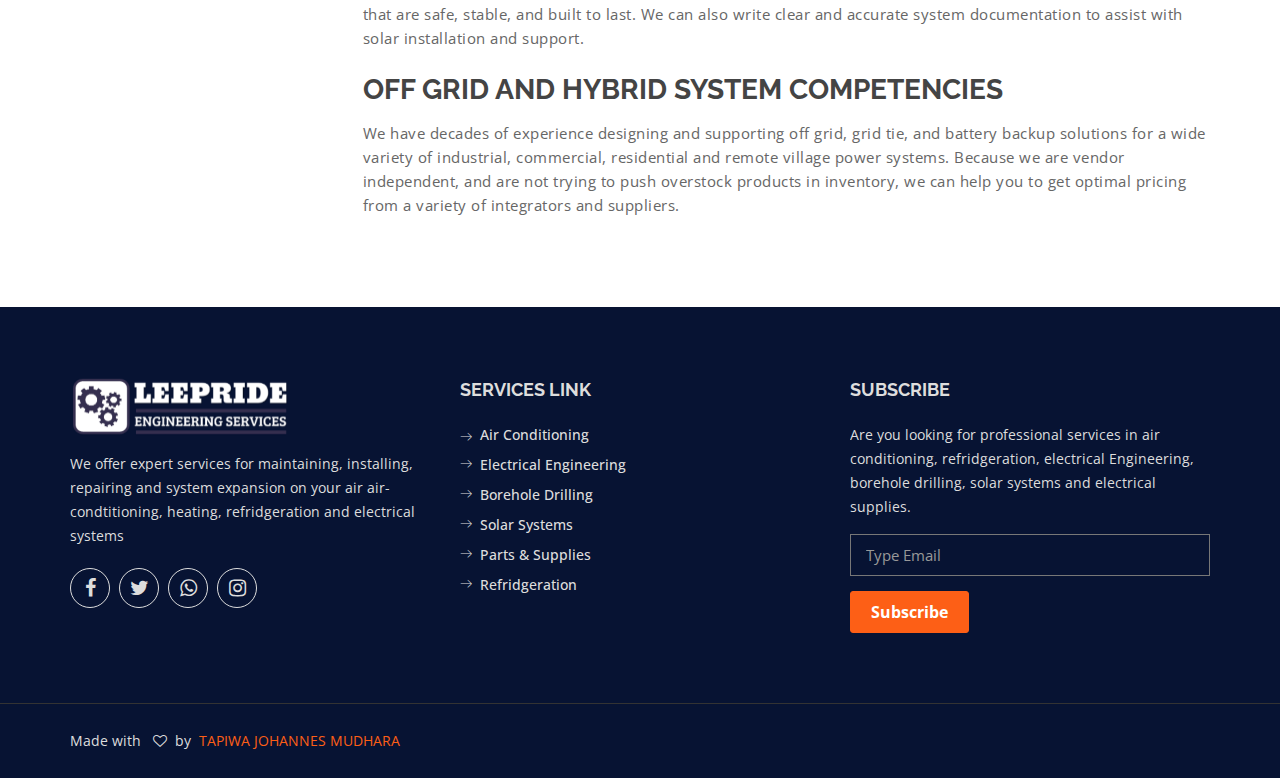
<file: solar.html>
<!doctype html>
<html class="no-js" lang="en">
	
<head>
		<meta charset="utf-8">
		<meta http-equiv="x-ua-compatible" content="ie=edge">
		<title>Solar Systems | Leepride Engineering Services</title>
		<meta name="description" content="">
		<meta name="viewport" content="width=device-width, initial-scale=1">

		<!-- favicon -->		
		<link rel="shortcut icon" type="image/x-icon" href="img/logo/favicon.ico">

		<!-- all css here -->

		<!-- bootstrap v3.3.6 css -->
		<link rel="stylesheet" href="css/bootstrap.min.css">
		<!-- owl.carousel css -->
		<link rel="stylesheet" href="css/owl.carousel.css">
		<link rel="stylesheet" href="css/owl.transitions.css">
        <!-- meanmenu css -->
        <link rel="stylesheet" href="css/meanmenu.min.css">
		<!-- font-awesome css -->
		<link rel="stylesheet" href="css/font-awesome.min.css">
		<link rel="stylesheet" href="css/icon.css">
		<link rel="stylesheet" href="css/flaticon.css">
		<!-- magnific css -->
        <link rel="stylesheet" href="css/magnific.min.css">
		<!-- venobox css -->
		<link rel="stylesheet" href="css/venobox.css">
		<!-- style css -->
		<link rel="stylesheet" href="style.css">
		<!-- responsive css -->
		<link rel="stylesheet" href="css/responsive.css">

		<!-- modernizr css -->
		<script src="js/vendor/modernizr-2.8.3.min.js"></script>
	</head>
		<body>

		<!--[if lt IE 8]>
			<p class="browserupgrade">You are using an <strong>outdated</strong> browser. Please <a href="http://browsehappy.com/">upgrade your browser</a> to improve your experience.</p>
		<![endif]-->

        <div id="preloader"></div>
        <header class="header-one">
            <!-- Start top bar -->
            <div class="topbar-area fix hidden-xs">
                <div class="container">
                    <div class="row">
                        <div class=" col-md-10 col-sm-9">
                            <div class="topbar-left">
                                <ul>
                                    <li><a href="#"><i class="fa fa-map-marker"></i> Number 6 Luck Street, Harare</a></li>
                                    <li class="hidden-sm"><a href="#"><i class="fa fa-clock-o"></i> Mon - Fri: 08:00 - 16:00</a></li>
                                    <li><a href="#"><i class="fa fa-envelope"></i> info@leepride.co.zw</a></li>
                                    <li><a href="tel:+263773241406"><i class="fa fa-phone"></i> +263 773 241 406</a></li>
                                </ul>  
                            </div>
                        </div>
                        <div class="col-md-2 col-sm-3">
                            <div class="quote-button">
								<a href="contact.html" class="quote-btn"  title="Quick view" data-toggle="modal" data-target="#quoteModal">Get a quote</a>
							</div>
                        </div>
                    </div>
                </div>
            </div>
            <!-- End top bar -->
            <!-- header-area start -->
            <div id="sticker" class="header-area hidden-xs">
                <div class="container">
                    <div class="row">
                        <!-- logo start -->
                        <div class="col-md-3 col-sm-3 logo-bg">
                            <div class="logo">
                                <!-- Brand -->
                                <a class="navbar-brand page-scroll sticky-logo" href="index.html">
                                    <img src="img/logo/logo2.png" alt="">
                                </a>
                            </div>
                        </div>
                        <!-- logo end -->
                        <div class="col-md-9 col-sm-9">
                            <div class="header-right-link">
                                <!-- search option start -->
                                <form action="#">
                                    <div class="search-option">
                                        <input type="text" placeholder="Search...">
                                        <button class="button" type="submit"><i class="fa fa-search"></i></button>
                                    </div>
                                    <a class="main-search" href="#"><i class="fa fa-search"></i></a>
                                </form>
                                <!-- search option end -->
                            </div>
                            <!-- mainmenu start -->
                            <nav class="navbar navbar-default">
                                <div class="collapse navbar-collapse" id="navbar-example">
                                    <div class="main-menu">
                                        <ul class="nav navbar-nav navbar-right">
                                            <li><a href="index.html">Home</a></li>
											<li><a href="about.html">About us</a></li>
											<li><a class="pagess" href="services.html">Services</a>
												<ul class="sub-menu">
													<li><a href="services.html">All Services</a></li>
													<li><a href="air.html">Air Conditioning</a></li>
													<li><a href="refridgeration.html">Refridgeration</a></li>
													<li><a href="electricals.html">Electrical Engineering</a></li>
													<li><a href="boreholes.html">Boreholes</a></li>
													<li><a href="solar.html">Solar Energy System</a></li>
													<li><a href="parts.html">Parts & Supplies</a></li>
												</ul>
											</li>
											<li><a href="faq.html">Faq's</a></li>
											<li><a href="review.html">Reviews</a></li>
											<li><a href="contact.html">contacts</a></li>
                                        </ul>
                                    </div>
                                </div>
                            </nav>
                            <!-- mainmenu end -->
                        </div>
                    </div>
                </div>
            </div>
            <!-- header-area end -->
            <!-- mobile-menu-area start -->
            <div class="mobile-menu-area hidden-lg hidden-md hidden-sm">
                <div class="container">
                    <div class="row">
                        <div class="col-md-12">
                            <div class="mobile-menu">
                                <div class="logo">
                                    <a href="index.html"><img src="img/logo/logo.png" alt="" /></a>
                                </div>
                                <nav id="dropdown">
                                    <ul class="nav navbar-nav navbar-right">
                                        <li><a href="index.html">Home</a></li>
                                        <li><a href="about.html">About us</a></li>
										<li><a class="pagess" href="services.html">Services</a>
											<ul class="sub-menu">
												<li><a href="services.html">All Services</a></li>
												<li><a href="air.html">Air Conditioning</a></li>
												<li><a href="refridgeration.html">Refridgeration</a></li>
												<li><a href="electricals.html">Electrical Engineering</a></li>
												<li><a href="boreholes.html">Boreholes</a></li>
												<li><a href="solar.html">Solar Energy System</a></li>
												<li><a href="parts.html">Parts & Supplies</a></li>
											</ul>
										</li>
                                        <li><a href="faq.html">Faq's</a></li>
                                        <li><a href="review.html">Reviews</a></li>
                                        <li><a href="contact.html">contacts</a></li>
                                    </ul>
                                </nav>
                            </div>					
                        </div>
                    </div>
                </div>
            </div>
            <!-- mobile-menu-area end -->		
        </header>
        <!-- header end -->
        <!-- Start breadcumb Area -->
        <div class="page-area">
            <div class="breadcumb-overlay"></div>
            <div class="container">
                <div class="row">
                    <div class="col-md-12 col-sm-12 col-xs-12">
                        <div class="breadcrumb text-center">
                            <div class="section-headline white-headline text-center">
                                <h3>Solar Energy System</h3>
                            </div>
                            <ul>
                                <li class="home-bread">Home</li>
                                <li>Solar Energy System</li>
                            </ul>
                        </div>
                    </div>
                </div>
            </div>
        </div>
        <!-- End breadcumb Area -->
         <!-- End services Area -->
        <div class="single-services-page area-padding">
            <div class="container">
                <div class="row">
                    <div class="col-md-3 col-sm-4 col-xs-12">
                        <div class="page-head-left">
                           <!-- strat single area -->
                            <div class="single-page-head">
                                <div class="left-menu">
                                    <ul>
                                        <li ><a href="air.html">Air Conditioning</a></li>
                                        <li><a href="refridgeration.html">Refridgeration </a></li>
                                        <li ><a href="electricals.html">Electrical Engineering</a></li>
                                        <li><a href="boreholes.html">Boreholes</a></li>
                                        <li class="active"><a href="solar.html">Solar Energy System</a></li>
                                        <li><a href="parts.html">Parts & Supplies</a></li>
                                    </ul>
                                </div>
                            </div>
                            <div class="single-page-head">
                                <div class="download-btn">
                                    <h4>Download</h4>
                                    <div class="about-btn">
										<a href="#" class="down-btn"><i class="fa fa-file-pdf-o"></i>company profile.PDF</a>
										
									</div>
                                </div>
                            </div>
                            <!-- strat single area -->
                            <div class="single-page-head">
                                <div class="support-text">
									<h4>Online Support</h4>
									<a><i class="icon icon-phone"></i>+263 773 241 406</a>
									<p>24 hours emergency support services our customer.</p>
								</div>
                            </div>
                        </div>
                    </div>
                    <!-- End left sidebar -->
                    <!-- Start service page -->
                    <div class="col-md-9 col-sm-8 col-xs-12">
                        <div class="row">
                            <div class="col-md-12 col-sm-12 col-xs-12">
                                <div class="single-page">
                                    <div class="page-img">
                                        <img src="img/service/5.jpg" alt="">
                                    </div>
                                </div>
                            </div>
                            <!-- strat single page -->
                            <!-- single-well end-->
                            <div class="col-md-12 col-sm-12 col-xs-12">
                                <div class="single-well">
                                    <a href="#">
                                        <h3>
                                            SOLAR DESIGN ENGINEERING</h3>
                                    </a>
                                    <p>We specialize in design and engineering for custom off grid and hybrid systems.   
                                        We design and size systems to provide optimal component life, resilience and 
                                        profitability. We provide design and engineering assistance and troubleshooting 
                                        services for;</p>
                                        <ul class="marker-list">
                                            <li>Residents</li>
                                            <li>installers</li>
                                            <li>contractors</li>
                                            <li>government agencies</li>
                                            <li>nonprofits</li>
                                        </ul>
                                        <br>

                                        <a href="#">
                                            <h3>
                                                SPECIFICATION AND DOCUMENTATION ASSISTANCE</h3>
                                        </a>
                                        <p>Let us assist you in writing good solar specifications based on 
                                            your specific location, load, shading, and application.  
                                            We can ensure your Request For Proposal works well.  
                                            We can help you select bids with system designs that are safe, 
                                            stable, and built to last.  We can also write clear and accurate 
                                            system documentation to assist with solar installation and support.</p><br>

                                            <a href="#">
                                                <h3>
                                                    OFF GRID AND HYBRID SYSTEM COMPETENCIES</h3>
                                            </a>
                                            <p>We have decades of experience designing and supporting off grid, 
                                                grid tie, and battery backup solutions for a wide variety of 
                                                industrial, commercial, residential and remote village power 
                                                systems.  Because we are vendor independent, and are not 
                                                trying to push overstock products in inventory, we can help 
                                                you to get optimal pricing from a variety of integrators and suppliers.</p>
                                </div>
                            </div>
                        </div>
                        <!-- end Row -->
                      
                        
                    </div>
                </div>
            </div>
        </div>
        <!-- End page Area -->
        <!-- Start Footer bottom Area -->
        <footer>
            <div class="footer-area">
                <div class="container">
                    <div class="row">
                        <div class="col-md-4 col-sm-5 col-xs-12">
                            <div class="footer-content">
                                <div class="footer-head">
                                    <div class="footer-logo">
                                    	<a href="#"><img src="img/logo/logo2.png" alt=""></a>
                                    </div>
                                    <p>
                                        We offer expert services for maintaining, installing, repairing and system expansion on your air air-condtitioning, heating, refridgeration and electrical systems
                                    </p>
                                    <div class="footer-icons">
                                        <ul>
                                            <li>
                                                <a href="#">
                                                    <i class="fa fa-facebook"></i>
                                                </a>
                                            </li>
                                            <li>
                                                <a href="#">
                                                    <i class="fa fa-twitter"></i>
                                                </a>
                                            </li>
                                            
                                            <li>
                                                <a target="_blank" href="https://wa.me/263773241406">
                                                    <i class="fa fa-whatsapp"></i>
                                                </a>
                                            </li>
                                            <li>
                                                <a href="#">
                                                    <i class="fa fa-instagram"></i>
                                                </a>
                                            </li>
                                        </ul>
                                    </div>
                                    
                                </div>
                            </div>
                        </div>
                        <!-- end single footer -->
                        <div class="col-md-4 col-sm-3 col-xs-12">
                            <div class="footer-content">
                                <div class="footer-head">
                                    <h4>Services Link</h4>
                                    <div class="footer-services-link">
                                        <ul class="footer-list">
                                            <li><a href="air.html">Air Conditioning</a></li>
                                            <li><a href="electricals.html">Electrical Engineering </a></li>
                                            <li><a href="boreholes.html">Borehole Drilling</a></li>
                                            <li><a href="solar.html">Solar Systems</a></li>
                                            <li><a href="parts.html">Parts & Supplies</a></li>
                                            <li><a href="refridgeration.html">Refridgeration</a></li>
                                        </ul>
                                    
                                    </div>
                                </div>
                            </div>
                        </div>
                        <!-- end single footer -->
                        <div class="col-md-4 col-sm-4 col-xs-12">
                            <div class="footer-content">
                                <div class="footer-head">
                                    <h4>Subscribe</h4>
                                    <p>
                                        Are you looking for professional services in air conditioning, refridgeration, electrical Engineering, borehole drilling, solar systems and electrical supplies.
                                    </p>
                                    <div class="subs-feilds">
                                        <div class="suscribe-input">
                                            <input type="email" class="email form-control width-80" id="sus_email" placeholder="Type Email">
                                            <button type="submit" id="sus_submit" class="add-btn">Subscribe</button>
                                        </div>
                                    </div>
                                </div>
                            </div>
                        </div>
                        <!-- end single footer -->
                    </div>
                </div>
            </div>
            <!-- End footer area -->
            <div class="footer-area-bottom">
                <div class="container">
                    <div class="row">
                        <div class="col-md-6 col-sm-6 col-xs-12">
                            <div class="copyright">
                                <p>
                                 Made with &nbsp; <i class="fa fa-heart-o"></i> &nbsp;by  <a target="_blank" href="tel:263776792078">&nbsp;TAPIWA JOHANNES MUDHARA</a>
                                </p>
                            </div>
                        </div>
                    </div>
                </div>
            </div>
        </footer>
		
		<!-- all js here -->

		<!-- jquery latest version -->
		<script src="js/vendor/jquery-1.12.4.min.js"></script>
		<!-- bootstrap js -->
		<script src="js/bootstrap.min.js"></script>
		<!-- owl.carousel js -->
		<script src="js/owl.carousel.min.js"></script>
		<!-- Counter js -->
		<script src="js/jquery.counterup.min.js"></script>
		<!-- waypoint js -->
		<script src="js/waypoints.js"></script>
		<!-- isotope js -->
        <script src="js/isotope.pkgd.min.js"></script>
        <!-- stellar js -->
        <script src="js/jquery.stellar.min.js"></script>
		<!-- magnific js -->
        <script src="js/magnific.min.js"></script>
		<!-- venobox js -->
		<script src="js/venobox.min.js"></script>
        <!-- meanmenu js -->
        <script src="js/jquery.meanmenu.js"></script>
		<!-- Form validator js -->
		<script src="js/form-validator.min.js"></script>
		<!-- plugins js -->
		<script src="js/plugins.js"></script>
		<!-- main js -->
		<script src="js/main.js"></script>
	</body>

</html>
</file>
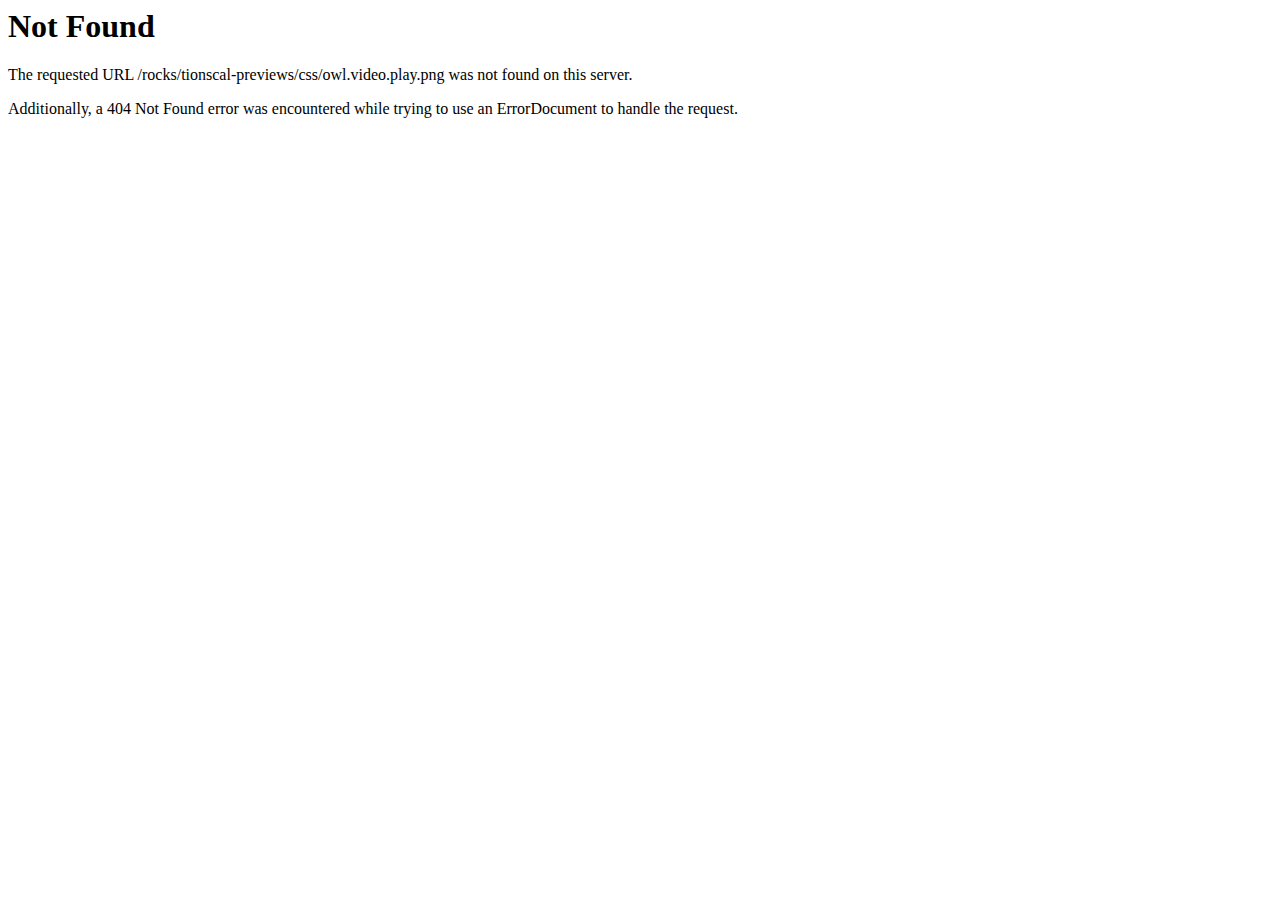
<file: css/owl.video.play.html>
<!DOCTYPE HTML PUBLIC "-//IETF//DTD HTML 2.0//EN">
<html><head>
<title>404 Not Found</title>
</head><body>
<h1>Not Found</h1>
<p>The requested URL /rocks/tionscal-previews/css/owl.video.play.png was not found on this server.</p>
<p>Additionally, a 404 Not Found
error was encountered while trying to use an ErrorDocument to handle the request.</p>
</body></html>
</file>
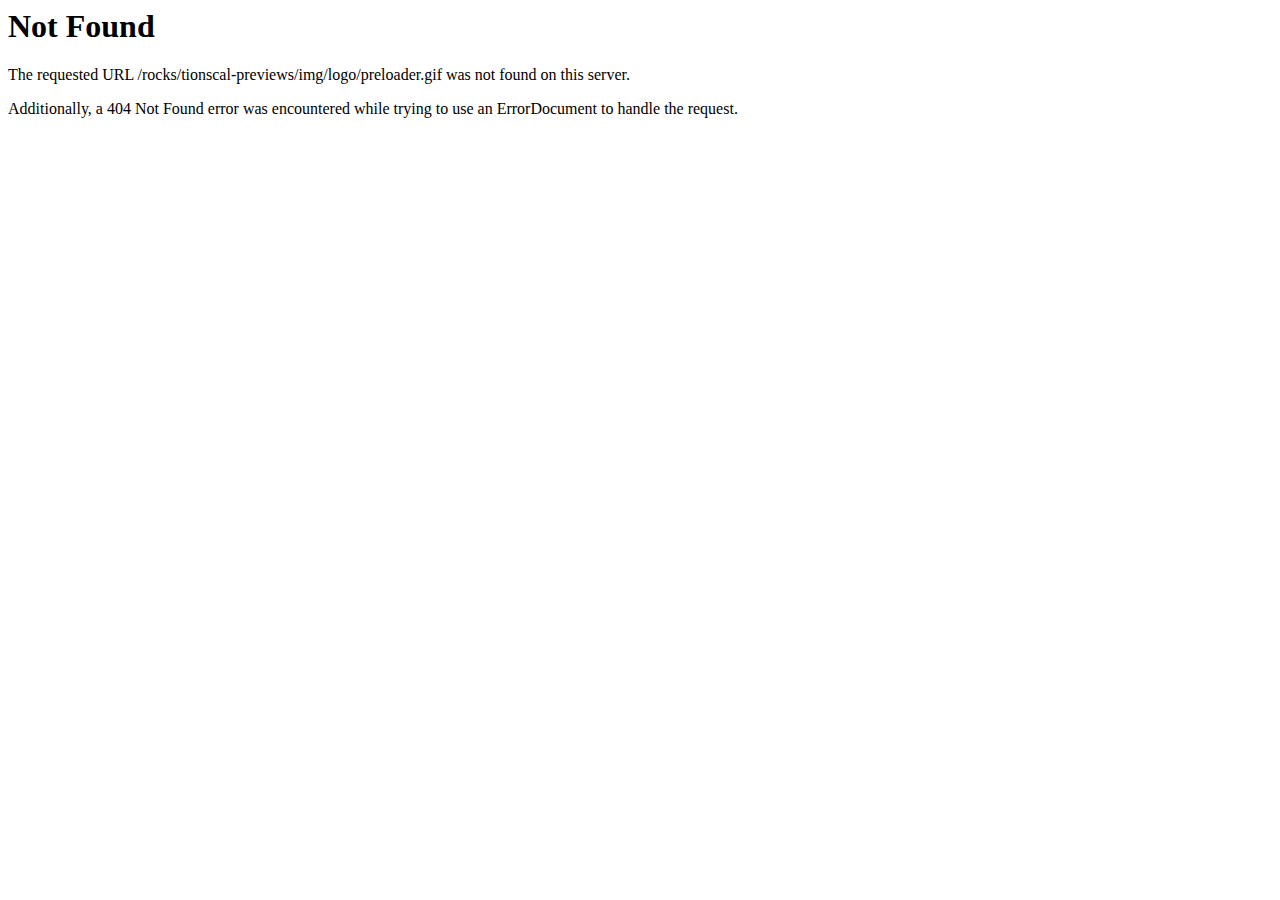
<file: img/logo/preloader.html>
<!DOCTYPE HTML PUBLIC "-//IETF//DTD HTML 2.0//EN">
<html><head>
<title>404 Not Found</title>
</head><body>
<h1>Not Found</h1>
<p>The requested URL /rocks/tionscal-previews/img/logo/preloader.gif was not found on this server.</p>
<p>Additionally, a 404 Not Found
error was encountered while trying to use an ErrorDocument to handle the request.</p>
</body></html>
</file>
<file: css/icon.css>
@font-face {
    font-family: 'tionscal';
	src:url('../fonts/Linearicons-Free54e9.eot?w118d');
	src:url('../fonts/Linearicons-Freed41d.eot?#iefixw118d') format('embedded-opentype'),
		url('../fonts/Linearicons-Free54e9.woff2?w118d') format('woff2'),
		url('../fonts/Linearicons-Free54e9.woff?w118d') format('woff'),
		url('../fonts/Linearicons-Free54e9.ttf?w118d') format('truetype'),
		url('../fonts/Linearicons-Free54e9.svg?w118d#Linearicons-Free') format('svg');
	font-weight: normal;
	font-style: normal;
}

.icon {
	font-family: 'tionscal';
	speak: none;
	font-style: normal;
	font-weight: normal;
	font-variant: normal;
	text-transform: none;
	line-height: 1;

	/* Better Font Rendering =========== */
	-webkit-font-smoothing: antialiased;
	-moz-osx-font-smoothing: grayscale;
}

.icon-home:before {
	content: "\e800";
}
.icon-apartment:before {
	content: "\e801";
}
.icon-pencil:before {
	content: "\e802";
}
.icon-magic-wand:before {
	content: "\e803";
}
.icon-drop:before {
	content: "\e804";
}
.icon-lighter:before {
	content: "\e805";
}
.icon-poop:before {
	content: "\e806";
}
.icon-sun:before {
	content: "\e807";
}
.icon-moon:before {
	content: "\e808";
}
.icon-cloud:before {
	content: "\e809";
}
.icon-cloud-upload:before {
	content: "\e80a";
}
.icon-cloud-download:before {
	content: "\e80b";
}
.icon-cloud-sync:before {
	content: "\e80c";
}
.icon-cloud-check:before {
	content: "\e80d";
}
.icon-database:before {
	content: "\e80e";
}
.icon-lock:before {
	content: "\e80f";
}
.icon-cog:before {
	content: "\e810";
}
.icon-trash:before {
	content: "\e811";
}
.icon-dice:before {
	content: "\e812";
}
.icon-heart:before {
	content: "\e813";
}
.icon-star:before {
	content: "\e814";
}
.icon-star-half:before {
	content: "\e815";
}
.icon-star-empty:before {
	content: "\e816";
}
.icon-flag:before {
	content: "\e817";
}
.icon-envelope:before {
	content: "\e818";
}
.icon-paperclip:before {
	content: "\e819";
}
.icon-inbox:before {
	content: "\e81a";
}
.icon-eye:before {
	content: "\e81b";
}
.icon-printer:before {
	content: "\e81c";
}
.icon-file-empty:before {
	content: "\e81d";
}
.icon-file-add:before {
	content: "\e81e";
}
.icon-enter:before {
	content: "\e81f";
}
.icon-exit:before {
	content: "\e820";
}
.icon-graduation-hat:before {
	content: "\e821";
}
.icon-license:before {
	content: "\e822";
}
.icon-music-note:before {
	content: "\e823";
}
.icon-film-play:before {
	content: "\e824";
}
.icon-camera-video:before {
	content: "\e825";
}
.icon-camera:before {
	content: "\e826";
}
.icon-picture:before {
	content: "\e827";
}
.icon-book:before {
	content: "\e828";
}
.icon-bookmark:before {
	content: "\e829";
}
.icon-user:before {
	content: "\e82a";
}
.icon-users:before {
	content: "\e82b";
}
.icon-shirt:before {
	content: "\e82c";
}
.icon-store:before {
	content: "\e82d";
}
.icon-cart:before {
	content: "\e82e";
}
.icon-tag:before {
	content: "\e82f";
}
.icon-phone-handset:before {
	content: "\e830";
}
.icon-phone:before {
	content: "\e831";
}
.icon-pushpin:before {
	content: "\e832";
}
.icon-map-marker:before {
	content: "\e833";
}
.icon-map:before {
	content: "\e834";
}
.icon-location:before {
	content: "\e835";
}
.icon-calendar-full:before {
	content: "\e836";
}
.icon-keyboard:before {
	content: "\e837";
}
.icon-spell-check:before {
	content: "\e838";
}
.icon-screen:before {
	content: "\e839";
}
.icon-smartphone:before {
	content: "\e83a";
}
.icon-tablet:before {
	content: "\e83b";
}
.icon-laptop:before {
	content: "\e83c";
}
.icon-laptop-phone:before {
	content: "\e83d";
}
.icon-power-switch:before {
	content: "\e83e";
}
.icon-bubble:before {
	content: "\e83f";
}
.icon-heart-pulse:before {
	content: "\e840";
}
.icon-construction:before {
	content: "\e841";
}
.icon-pie-chart:before {
	content: "\e842";
}
.icon-chart-bars:before {
	content: "\e843";
}
.icon-gift:before {
	content: "\e844";
}
.icon-diamond:before {
	content: "\e845";
}
.icon-linearicons:before {
	content: "\e846";
}
.icon-dinner:before {
	content: "\e847";
}
.icon-coffee-cup:before {
	content: "\e848";
}
.icon-leaf:before {
	content: "\e849";
}
.icon-paw:before {
	content: "\e84a";
}
.icon-rocket:before {
	content: "\e84b";
}
.icon-briefcase:before {
	content: "\e84c";
}
.icon-bus:before {
	content: "\e84d";
}
.icon-car:before {
	content: "\e84e";
}
.icon-train:before {
	content: "\e84f";
}
.icon-bicycle:before {
	content: "\e850";
}
.icon-wheelchair:before {
	content: "\e851";
}
.icon-select:before {
	content: "\e852";
}
.icon-earth:before {
	content: "\e853";
}
.icon-smile:before {
	content: "\e854";
}
.icon-sad:before {
	content: "\e855";
}
.icon-neutral:before {
	content: "\e856";
}
.icon-mustache:before {
	content: "\e857";
}
.icon-alarm:before {
	content: "\e858";
}
.icon-bullhorn:before {
	content: "\e859";
}
.icon-volume-high:before {
	content: "\e85a";
}
.icon-volume-medium:before {
	content: "\e85b";
}
.icon-volume-low:before {
	content: "\e85c";
}
.icon-volume:before {
	content: "\e85d";
}
.icon-mic:before {
	content: "\e85e";
}
.icon-hourglass:before {
	content: "\e85f";
}
.icon-undo:before {
	content: "\e860";
}
.icon-redo:before {
	content: "\e861";
}
.icon-sync:before {
	content: "\e862";
}
.icon-history:before {
	content: "\e863";
}
.icon-clock:before {
	content: "\e864";
}
.icon-download:before {
	content: "\e865";
}
.icon-upload:before {
	content: "\e866";
}
.icon-enter-down:before {
	content: "\e867";
}
.icon-exit-up:before {
	content: "\e868";
}
.icon-bug:before {
	content: "\e869";
}
.icon-code:before {
	content: "\e86a";
}
.icon-link:before {
	content: "\e86b";
}
.icon-unlink:before {
	content: "\e86c";
}
.icon-thumbs-up:before {
	content: "\e86d";
}
.icon-thumbs-down:before {
	content: "\e86e";
}
.icon-magnifier:before {
	content: "\e86f";
}
.icon-cross:before {
	content: "\e870";
}
.icon-menu:before {
	content: "\e871";
}
.icon-list:before {
	content: "\e872";
}
.icon-chevron-up:before {
	content: "\e873";
}
.icon-chevron-down:before {
	content: "\e874";
}
.icon-chevron-left:before {
	content: "\e875";
}
.icon-chevron-right:before {
	content: "\e876";
}
.icon-arrow-up:before {
	content: "\e877";
}
.icon-arrow-down:before {
	content: "\e878";
}
.icon-arrow-left:before {
	content: "\e879";
}
.icon-arrow-right:before {
	content: "\e87a";
}
.icon-move:before {
	content: "\e87b";
}
.icon-warning:before {
	content: "\e87c";
}
.icon-question-circle:before {
	content: "\e87d";
}
.icon-menu-circle:before {
	content: "\e87e";
}
.icon-checkmark-circle:before {
	content: "\e87f";
}
.icon-cross-circle:before {
	content: "\e880";
}
.icon-plus-circle:before {
	content: "\e881";
}
.icon-circle-minus:before {
	content: "\e882";
}
.icon-arrow-up-circle:before {
	content: "\e883";
}
.icon-arrow-down-circle:before {
	content: "\e884";
}
.icon-arrow-left-circle:before {
	content: "\e885";
}
.icon-arrow-right-circle:before {
	content: "\e886";
}
.icon-chevron-up-circle:before {
	content: "\e887";
}
.icon-chevron-down-circle:before {
	content: "\e888";
}
.icon-chevron-left-circle:before {
	content: "\e889";
}
.icon-chevron-right-circle:before {
	content: "\e88a";
}
.icon-crop:before {
	content: "\e88b";
}
.icon-frame-expand:before {
	content: "\e88c";
}
.icon-frame-contract:before {
	content: "\e88d";
}
.icon-layers:before {
	content: "\e88e";
}
.icon-funnel:before {
	content: "\e88f";
}
.icon-text-format:before {
	content: "\e890";
}
.icon-text-format-remove:before {
	content: "\e891";
}
.icon-text-size:before {
	content: "\e892";
}
.icon-bold:before {
	content: "\e893";
}
.icon-italic:before {
	content: "\e894";
}
.icon-underline:before {
	content: "\e895";
}
.icon-strikethrough:before {
	content: "\e896";
}
.icon-highlight:before {
	content: "\e897";
}
.icon-text-align-left:before {
	content: "\e898";
}
.icon-text-align-center:before {
	content: "\e899";
}
.icon-text-align-right:before {
	content: "\e89a";
}
.icon-text-align-justify:before {
	content: "\e89b";
}
.icon-line-spacing:before {
	content: "\e89c";
}
.icon-indent-increase:before {
	content: "\e89d";
}
.icon-indent-decrease:before {
	content: "\e89e";
}
.icon-pilcrow:before {
	content: "\e89f";
}
.icon-direction-ltr:before {
	content: "\e8a0";
}
.icon-direction-rtl:before {
	content: "\e8a1";
}
.icon-page-break:before {
	content: "\e8a2";
}
.icon-sort-alpha-asc:before {
	content: "\e8a3";
}
.icon-sort-amount-asc:before {
	content: "\e8a4";
}
.icon-hand:before {
	content: "\e8a5";
}
.icon-pointer-up:before {
	content: "\e8a6";
}
.icon-pointer-right:before {
	content: "\e8a7";
}
.icon-pointer-down:before {
	content: "\e8a8";
}
.icon-pointer-left:before {
	content: "\e8a9";
}
</file>
<file: css/flaticon.css>
/*
  	Flaticon icon font: Flaticon
  	Creation date: 22/06/2016 15:41
  	*/

@font-face {
  font-family: "Flaticon";
  src: url("../fonts/Flaticon.eot");
  src: url("../fonts/Flaticond41d.eot?#iefix") format("embedded-opentype"),
       url("../fonts/Flaticon.woff") format("woff"),
       url("../fonts/Flaticon.ttf") format("truetype"),
       url("../fonts/Flaticon.svg#Flaticon") format("svg");
  font-weight: normal;
  font-style: normal;
}

@media screen and (-webkit-min-device-pixel-ratio:0) {
  @font-face {
    font-family: "Flaticon";
    src: url("../fonts/Flaticon.svg#Flaticon") format("svg");
  }
}

[class^="flaticon-"]:before, [class*=" flaticon-"]:before,
[class^="flaticon-"]:after, [class*=" flaticon-"]:after {   
  font-family: Flaticon;
font-style: normal;
}

.flaticon-3d-printer:before { content: "\f100"; }
.flaticon-3d-printer-1:before { content: "\f101"; }
.flaticon-assembly-line:before { content: "\f102"; }
.flaticon-chimney:before { content: "\f103"; }
.flaticon-container:before { content: "\f104"; }
.flaticon-control-system:before { content: "\f105"; }
.flaticon-conveyor:before { content: "\f106"; }
.flaticon-conveyor-1:before { content: "\f107"; }
.flaticon-conveyor-2:before { content: "\f108"; }
.flaticon-conveyor-3:before { content: "\f109"; }
.flaticon-conveyor-4:before { content: "\f10a"; }
.flaticon-conveyor-5:before { content: "\f10b"; }
.flaticon-drilling-machine:before { content: "\f10c"; }
.flaticon-drilling-machine-1:before { content: "\f10d"; }
.flaticon-factory:before { content: "\f10e"; }
.flaticon-factory-1:before { content: "\f10f"; }
.flaticon-factory-2:before { content: "\f110"; }
.flaticon-factory-3:before { content: "\f111"; }
.flaticon-gear:before { content: "\f112"; }
.flaticon-gear-1:before { content: "\f113"; }
.flaticon-gear-2:before { content: "\f114"; }
.flaticon-gear-3:before { content: "\f115"; }
.flaticon-generator:before { content: "\f116"; }
.flaticon-harbor-crane:before { content: "\f117"; }
.flaticon-harbor-crane-1:before { content: "\f118"; }
.flaticon-harbor-crane-2:before { content: "\f119"; }
.flaticon-industrial-robot:before { content: "\f11a"; }
.flaticon-industrial-robot-1:before { content: "\f11b"; }
.flaticon-industrial-robot-10:before { content: "\f11c"; }
.flaticon-industrial-robot-11:before { content: "\f11d"; }
.flaticon-industrial-robot-12:before { content: "\f11e"; }
.flaticon-industrial-robot-13:before { content: "\f11f"; }
.flaticon-industrial-robot-14:before { content: "\f120"; }
.flaticon-industrial-robot-15:before { content: "\f121"; }
.flaticon-industrial-robot-16:before { content: "\f122"; }
.flaticon-industrial-robot-17:before { content: "\f123"; }
.flaticon-industrial-robot-2:before { content: "\f124"; }
.flaticon-industrial-robot-3:before { content: "\f125"; }
.flaticon-industrial-robot-4:before { content: "\f126"; }
.flaticon-industrial-robot-5:before { content: "\f127"; }
.flaticon-industrial-robot-6:before { content: "\f128"; }
.flaticon-industrial-robot-7:before { content: "\f129"; }
.flaticon-industrial-robot-8:before { content: "\f12a"; }
.flaticon-industrial-robot-9:before { content: "\f12b"; }
.flaticon-levels:before { content: "\f12c"; }
.flaticon-lever:before { content: "\f12d"; }
.flaticon-lever-1:before { content: "\f12e"; }
.flaticon-lift:before { content: "\f12f"; }
.flaticon-light:before { content: "\f130"; }
.flaticon-loader:before { content: "\f131"; }
.flaticon-machine:before { content: "\f132"; }
.flaticon-machine-press:before { content: "\f133"; }
.flaticon-meter:before { content: "\f134"; }
.flaticon-meter-1:before { content: "\f135"; }
.flaticon-meter-2:before { content: "\f136"; }
.flaticon-power-plant:before { content: "\f137"; }
.flaticon-pushcart:before { content: "\f138"; }
.flaticon-refinery:before { content: "\f139"; }
.flaticon-remote-control:before { content: "\f13a"; }
.flaticon-stock:before { content: "\f13b"; }
.flaticon-switch:before { content: "\f13c"; }
.flaticon-switch-1:before { content: "\f13d"; }
.flaticon-tank-truck:before { content: "\f13e"; }
.flaticon-tanks:before { content: "\f13f"; }
.flaticon-tanks-1:before { content: "\f140"; }
.flaticon-tanks-2:before { content: "\f141"; }
.flaticon-trolley:before { content: "\f142"; }
.flaticon-truck:before { content: "\f143"; }
.flaticon-truck-1:before { content: "\f144"; }
.flaticon-valve:before { content: "\f145"; }
.flaticon-valve-1:before { content: "\f146"; }
.flaticon-van:before { content: "\f147"; }
.flaticon-warehouse:before { content: "\f148"; }
.flaticon-welder:before { content: "\f149"; }
.flaticon-welder-1:before { content: "\f14a"; }
.flaticon-worker:before { content: "\f14b"; }
.flaticon-worker-1:before { content: "\f14c"; }
.flaticon-worker-2:before { content: "\f14d"; }
.flaticon-worker-3:before { content: "\f14e"; }
.flaticon-wrench:before { content: "\f14f"; }
.flaticon-24-hours:before { content: "\f100"; }
.flaticon-24-hours-1:before { content: "\f101"; }
.flaticon-exam:before { content: "\f102"; }
.flaticon-open-book:before { content: "\f103"; }
.flaticon-home:before { content: "\f104"; }
.flaticon-house:before { content: "\f105"; }
.flaticon-quote:before { content: "\f106"; }
.flaticon-right-quote-sign:before { content: "\f107"; }
.flaticon-placeholder:before { content: "\f108"; }
.flaticon-placeholder-1:before { content: "\f109"; }
.flaticon-placeholder-2:before { content: "\f10a"; }
.flaticon-placeholder-filled-point:before { content: "\f10b"; }
.flaticon-telephone:before { content: "\f10c"; }
.flaticon-phone-call:before { content: "\f10d"; }
.flaticon-chat:before { content: "\f10e"; }
.flaticon-comment:before { content: "\f10f"; }
.flaticon-timetable:before { content: "\f110"; }
.flaticon-unlink:before { content: "\f111"; }
.flaticon-play-arrow:before { content: "\f112"; }
.flaticon-portfolio:before { content: "\f113"; }
.flaticon-money-bag:before { content: "\f114"; }
.flaticon-portfolio-1:before { content: "\f115"; }
.flaticon-award:before { content: "\f116"; }
.flaticon-winner:before { content: "\f117"; }
.flaticon-trophy:before { content: "\f118"; }
.flaticon-map:before { content: "\f119"; }
.flaticon-magnifying-glass:before { content: "\f11a"; }
.flaticon-magnifying-glass-1:before { content: "\f11b"; }
.flaticon-menu:before { content: "\f11c"; }
.flaticon-shopping-cart:before { content: "\f11d"; }
.flaticon-shopping-cart-1:before { content: "\f11e"; }
.flaticon-back:before { content: "\f11f"; }
.flaticon-play-button:before { content: "\f120"; }
.flaticon-back-arrow:before { content: "\f121"; }
.flaticon-growth:before { content: "\f122"; }
.flaticon-target:before { content: "\f123"; }
.flaticon-settings:before { content: "\f124"; }
.flaticon-avatar:before { content: "\f125"; }
.flaticon-share:before { content: "\f126"; }
.flaticon-heart:before { content: "\f127"; }
.flaticon-like:before { content: "\f128"; }
.flaticon-star:before { content: "\f129"; }
.flaticon-headphones:before { content: "\f12a"; }
.flaticon-garbage:before { content: "\f12b"; }
.flaticon-internet:before { content: "\f12c"; }
.flaticon-network:before { content: "\f12d"; }
.flaticon-shopping-cart-2:before { content: "\f12e"; }
.flaticon-connections:before { content: "\f12f"; }
.flaticon-envelope:before { content: "\f130"; }
.flaticon-email:before { content: "\f131"; }
.flaticon-message:before { content: "\f132"; }
.flaticon-message-1:before { content: "\f133"; }
.flaticon-e-mail-envelope:before { content: "\f134"; }
.flaticon-internet-1:before { content: "\f135"; }
.flaticon-full-screen:before { content: "\f136"; }
.flaticon-send:before { content: "\f137"; }
.flaticon-success:before { content: "\f138"; }
.flaticon-tick-inside-circle:before { content: "\f139"; }
.flaticon-monitor:before { content: "\f13a"; }
.flaticon-lock:before { content: "\f13b"; }
.flaticon-eye:before { content: "\f13c"; }
.flaticon-rocket-ship:before { content: "\f13d"; }
.flaticon-headphones-1:before { content: "\f13e"; }
.flaticon-pin:before { content: "\f13f"; }
.flaticon-stopwatch:before { content: "\f140"; }
.flaticon-email-1:before { content: "\f141"; }
.flaticon-crown:before { content: "\f142"; }
.flaticon-right-quote:before { content: "\f143"; }
.flaticon-multiply:before { content: "\f144"; }
.flaticon-media-play-symbol:before { content: "\f145"; }
.flaticon-arrow-pointing-to-right:before { content: "\f146"; }
.flaticon-back-1:before { content: "\f147"; }
.flaticon-award-1:before { content: "\f148"; }
.flaticon-pdf:before { content: "\f149"; }
.flaticon-user:before { content: "\f14a"; }
.flaticon-loupe:before { content: "\f14b"; }
.flaticon-handshake:before { content: "\f14c"; }
.flaticon-link:before { content: "\f14d"; }
.flaticon-user-1:before { content: "\f14e"; }
.flaticon-trophy-1:before { content: "\f14f"; }
.flaticon-house-1:before { content: "\f150"; }
.flaticon-bar-chart:before { content: "\f151"; }
.flaticon-coin:before { content: "\f152"; }
.flaticon-line-chart:before { content: "\f153"; }
.flaticon-planet-earth:before { content: "\f154"; }
.flaticon-pie-chart:before { content: "\f155"; }
.flaticon-megaphone:before { content: "\f156"; }
.flaticon-quote-1:before { content: "\f157"; }
.flaticon-cloud:before { content: "\f158"; }
.flaticon-wheel:before { content: "\f159"; }
.flaticon-light-bulb:before { content: "\f15a"; }
.flaticon-clock:before { content: "\f15b"; }
.flaticon-clock-1:before { content: "\f15c"; }
.flaticon-alarm-clock:before { content: "\f15d"; }
.flaticon-alarm-clock-1:before { content: "\f15e"; }
.flaticon-shopping-bag:before { content: "\f15f"; }
.flaticon-menu-1:before { content: "\f160"; }
.flaticon-big-anchor:before { content: "\f161"; }
.flaticon-play-button-1:before { content: "\f162"; }
.flaticon-flash:before { content: "\f163"; }
.flaticon-settings-1:before { content: "\f164"; }
.flaticon-add:before { content: "\f165"; }
.flaticon-placeholder-3:before { content: "\f166"; }
.flaticon-increase-size-option:before { content: "\f167"; }
.flaticon-double-angle-pointing-to-right:before { content: "\f168"; }
.flaticon-long-arrow-pointing-to-left:before { content: "\f169"; }
.flaticon-long-arrow-pointing-to-the-right:before { content: "\f16a"; }
.flaticon-gallery:before { content: "\f16b"; }
.flaticon-right-arrow:before { content: "\f16c"; }
.flaticon-right-arrow-forward:before { content: "\f16d"; }
.flaticon-success-1:before { content: "\f16e"; }
.flaticon-paper-plane:before { content: "\f16f"; }
.flaticon-high-volume:before { content: "\f170"; }
.flaticon-left-arrow:before { content: "\f171"; }
.flaticon-go-back-left-arrow:before { content: "\f172"; }
.flaticon-file:before { content: "\f173"; }
.flaticon-file-1:before { content: "\f174"; }
.flaticon-share-symbol:before { content: "\f175"; }
.flaticon-favourites-filled-star-symbol:before { content: "\f176"; }
.flaticon-star-1:before { content: "\f177"; }
.flaticon-gift:before { content: "\f178"; }
.flaticon-tick:before { content: "\f179"; }
.flaticon-support:before { content: "\f17a"; }
.flaticon-support-1:before { content: "\f17b"; }
.flaticon-support-2:before { content: "\f17c"; }
.flaticon-email-2:before { content: "\f17d"; }
.flaticon-telephone-auricular-with-cable:before { content: "\f17e"; }
.flaticon-placeholder-4:before { content: "\f17f"; }
.flaticon-call:before { content: "\f180"; }
.flaticon-24-hours-2:before { content: "\f181"; }
.flaticon-calendar:before { content: "\f182"; }
.flaticon-shopping-bag-1:before { content: "\f183"; }
.flaticon-up-arrow:before { content: "\f184"; }
.flaticon-angle-arrow-down:before { content: "\f185"; }
.flaticon-right-arrow-1:before { content: "\f186"; }
.flaticon-left-arrow-1:before { content: "\f187"; }
.flaticon-chair:before { content: "\f188"; }
.flaticon-dining-room-furniture-of-a-table-with-chairs:before { content: "\f189"; }
.flaticon-sketch:before { content: "\f18a"; }
.flaticon-model:before { content: "\f18b"; }
.flaticon-sketching:before { content: "\f18c"; }
.flaticon-rotary-cutter:before { content: "\f18d"; }
.flaticon-saw:before { content: "\f18e"; }
.flaticon-check-symbol:before { content: "\f18f"; }
.flaticon-paint-palette:before { content: "\f190"; }
.flaticon-paint:before { content: "\f191"; }
.flaticon-paint-bucket:before { content: "\f192"; }
.flaticon-museum:before { content: "\f193"; }
.flaticon-edit-tools:before { content: "\f194"; }
.flaticon-art-and-design:before { content: "\f195"; }
.flaticon-graphic-tool:before { content: "\f196"; }
.flaticon-pdf-1:before { content: "\f197"; }
.flaticon-powerpoint-file:before { content: "\f198"; }
</file>
<file: css/venobox.css>
/* ------ venobox.css --------*/
.vbox-overlay *, .vbox-overlay *:before, .vbox-overlay *:after{
    -webkit-backface-visibility: hidden;
    -webkit-box-sizing:border-box;
    -moz-box-sizing:border-box;
    box-sizing:border-box;
}
/* ------- overlay: change here background color and opacity ----- */
.vbox-overlay{
    background: #fdfdfd;
    background: rgba(0,0,0,0.85); 
    width: 100%;
    height: auto;
    position: fixed;
    top: 0;
    left: 0;
    bottom: 0;
    z-index: 999999;
    opacity: 0;
    overflow-x: hidden;
    overflow-y: auto;

}

/* ----- preloader - choose between CIRCLE, IOS, DOTS, QUADS ----- */

/* circle preloader */
.vbox-preloader{
    position:fixed; 
    width:32px; 
    height:32px;
    left:50%; 
    top:50%; 
    margin-left:-16px; 
    margin-top:-16px;
    background-image: url(../img/venubox/preload-circle.png);
    text-indent: -100px;
    overflow: hidden;
    -webkit-animation: playload 1.4s steps(18) infinite;
       -moz-animation: playload 1.4s steps(18) infinite;
        -ms-animation: playload 1.4s steps(18) infinite;
         -o-animation: playload 1.4s steps(18) infinite;
            animation: playload 1.4s steps(18) infinite;
}
@-webkit-keyframes playload {
   from { background-position:    0px; }
     to { background-position: -576px; }
}
@-moz-keyframes playload {
   from { background-position:    0px; }
     to { background-position: -576px; }
}
@-ms-keyframes playload {
   from { background-position:    0px; }
     to { background-position: -576px; }
}
@-o-keyframes playload {
   from { background-position:    0px; }
     to { background-position: -576px; }
}
@keyframes playload {
   from { background-position:    0px; }
     to { background-position: -576px; }
}


/* IOS preloader */

/*.vbox-preloader{
    position:fixed; 
    width:32px; 
    height:32px;
    left:50%; 
    top:50%; 
    margin-left:-16px; 
    margin-top:-16px;
    background-image: url(preload-ios.png);
    text-indent: -100px;
    overflow: hidden;
    -webkit-animation: playload 1.4s steps(12) infinite;
       -moz-animation: playload 1.4s steps(12) infinite;
        -ms-animation: playload 1.4s steps(12) infinite;
         -o-animation: playload 1.4s steps(12) infinite;
            animation: playload 1.4s steps(12) infinite;
}

@-webkit-keyframes playload {
   from { background-position:    0px; }
     to { background-position: -384px; }
}
@-moz-keyframes playload {
   from { background-position:    0px; }
     to { background-position: -384px; }
}
@-ms-keyframes playload {
   from { background-position:    0px; }
     to { background-position: -384px; }
}
@-o-keyframes playload {
   from { background-position:    0px; }
     to { background-position: -384px; }
}
@keyframes playload {
   from { background-position:    0px; }
     to { background-position: -384px; }
}
*/


/* dots preloader */
/*
.vbox-preloader{
    position:fixed; 
    width:32px; 
    height:11px;
    left:50%; 
    top:50%; 
    margin-left:-16px; 
    margin-top:-16px;
    background-image: url(preload-dots.png);
    text-indent: -100px;
    overflow: hidden;
    -webkit-animation: playload 1.4s steps(24) infinite;
       -moz-animation: playload 1.4s steps(24) infinite;
        -ms-animation: playload 1.4s steps(24) infinite;
         -o-animation: playload 1.4s steps(24) infinite;
            animation: playload 1.4s steps(24) infinite;
}

@-webkit-keyframes playload {
   from { background-position:    0px; }
     to { background-position: -768px; }
}
@-moz-keyframes playload {
   from { background-position:    0px; }
     to { background-position: -768px; }
}
@-ms-keyframes playload {
   from { background-position:    0px; }
     to { background-position: -768px; }
}
@-o-keyframes playload {
   from { background-position:    0px; }
     to { background-position: -768px; }
}
@keyframes playload {
   from { background-position:    0px; }
     to { background-position: -768px; }
}
*/


/* quads preloader */
/*
.vbox-preloader{
    position:fixed; 
    width:32px; 
    height:10px;
    left:50%; 
    top:50%; 
    margin-left:-16px; 
    margin-top:-16px;
    background-image: url(preload-quads.png);
    text-indent: -100px;
    overflow: hidden;
    -webkit-animation: playload 1.4s steps(12) infinite;
       -moz-animation: playload 1.4s steps(12) infinite;
        -ms-animation: playload 1.4s steps(12) infinite;
         -o-animation: playload 1.4s steps(12) infinite;
            animation: playload 1.4s steps(12) infinite;
}
@-webkit-keyframes playload {
   from { background-position:    0px; }
     to { background-position: -384px; }
}
@-moz-keyframes playload {
   from { background-position:    0px; }
     to { background-position: -384px; }
}
@-ms-keyframes playload {
   from { background-position:    0px; }
     to { background-position: -384px; }
}
@-o-keyframes playload {
   from { background-position:    0px; }
     to { background-position: -384px; }
}
@keyframes playload {
   from { background-position:    0px; }
     to { background-position: -384px; }
}
*/
/* ----- navigation ----- */
.vbox-close {
  background: #161617 url("../img/venubox/close.gif") no-repeat scroll 10px center;
  color: #fff;
  cursor: pointer;
  display: block;
  height: 40px;
  overflow: hidden;
  padding: 10px 20px 10px 0;
  position: fixed;
  right: 0;
  text-indent: -100px;
  top: 0px;
  width: 46px;
}
.vbox-next, .vbox-prev{
    box-sizing: content-box;
    cursor: pointer;
    position: fixed;
    top: 50%;
    color: #fff;
    width: 30px;
    height: 170px;
    margin-top: -85px;
    text-indent: -100px;
    border: solid transparent; /* Using border instead of padding to keep bg image in place */
    overflow: hidden;
}
.vbox-prev{
    left: 0;
    border-width: 0 30px 0 10px;
    background: url(../img/venubox/prev.gif) center center no-repeat;
}
.vbox-next{
    right: 0;
    border-width: 0 10px 0 30px;
    background: url(../img/venubox/next.gif) center center no-repeat;
}

.vbox-title{
    width: 100%;
    height: 40px;
    float: left;
    text-align: center;
    line-height: 28px;
    font-size: 12px;
    color: #fff;
    padding: 6px 40px;
    overflow: hidden;
    background: #161617;
    position: fixed;
    display: none;
    top: -1px;
    left: 0;

}
.vbox-num{
    cursor: pointer;
    position: fixed;
    top: -1px;
    left: 0;
    height: 40px;
    display: block;
    color: #fff;
    overflow: hidden;
    line-height: 28px;
    font-size: 12px;
    padding: 6px 10px;
    background: #161617;
    display: none;
}
/* ------- inline window ------ */
.vbox-inline{
    width: 420px;
    height: 315px;
    padding: 10px;
    background: #fff;
    text-align: left;
    margin: 0 auto;
    overflow: auto;
}

/* ------- Video & iFrames window ------ */
.venoframe{
    border: none;
    width: 960px;
    height: 720px;
}
@media (max-width: 992px) {
    .venoframe{
        width: 640px;
        height: 480px;
    }
}
@media (max-width: 767px) {
    .venoframe{
        width: 420px;
        height: 315px;
    }
}
@media (max-width: 460px) {
    .vbox-inline{
        width: 100%;
    }

    .venoframe{
        width: 100%;
        height: 260px;
    }
}

/* ------- PLease do NOT edit this! (or do it at your own risk) ------ */
.vbox-open{
    overflow: hidden;
}
.vbox-container{
    position: relative;
    background: #000;
    width: 100%;
    max-width: 1200px;
    margin: 0 auto;
    padding: 0 15px;
}
.vbox-content{
    text-align: center;
    float: left;
    width: 100%;
    position: relative;
    overflow: hidden;
}
.vbox-container img{
    max-width: 600px;
    width: 100%;
    height: auto;
}
</file>
<file: style.css>
/*-----------------------------------------------------------------------------------

 
-----------------------------------------------------------------------------------*/

    /*-----------------------------------------------------------------------------------  
     CSS INDEX
    ===================

    1. Theme Default CSS (body, link color, section etc)
    2. Header Top Area
       2.1 Header Bottom Area
       2.1 Sticky Header Area
       2.3. Mobile Menu Area
    3. Slider Area
    4.Welcome Services Area
    5.About Area
    6.Services Area
    7.Counter Area
    8.project Area
    9. Testimonials Area
    10. Blog Area
	11. Quote  Area
	12. banner Area
	13. Footer Area
	14.Home page 2
	15.Overview  Area
	16. Home page 3
	17. team  Area
	18.Home page 4
	19.Home 4 Quote Area
	20.Home page 5
	21.Home page 6
	22. Breadcumbs Area
	23. pages genaral css
	24. Error page
	25.	Contact Us page
	26. Blog Details page
	27. Project Details page
	28.Sub Services Pages


    
-----------------------------------------------------------------------------------*/
/*----------------------------------------*/
/*  Google Fonts
/*----------------------------------------*/
@import url('https://fonts.googleapis.com/css?family=Montserrat:400,500,600,700,800|Open+Sans:400,400i,600,700|Raleway:400,500,600,700,800');


/*----------------------------------------*/
/*  1.  Theme default CSS
/*----------------------------------------*/
html, body {
	height: 100%;
}
.floatleft {
	float:left;
}
.floatright {
	float:right;
}
.alignleft {
	float:left;
	margin-right:15px;
	margin-bottom: 15px;
}
.alignright {
	float:right;
	margin-left:15px;
	margin-bottom: 15px;
}
.aligncenter {
	display:block;
	margin:0 auto 15px;
}
a:focus {
	outline:0px solid;
}
img {max-width:100%;
	height:auto;
}
.fix {
	overflow:hidden;
}
p {
	margin:0 0 15px;
    color: #777;
}
h1, h2, h3, h4, h5, h6 {
	margin: 0 0 15px;
	color: #444;
    font-weight: 700;
	font-family: 'Raleway', sans-serif;
}
h1{
	font-size: 48px;
	line-height: 50px;
	font-family: 'Montserrat', sans-serif;
		
}
h2{
	font-size: 38px;
	line-height: 40px;
		
}
h3{
	font-size: 30px;
	line-height: 32px;
		
}
h4{
	font-size: 24px;
	line-height: 26px;
		
}
h5{
	font-size: 20px;
	line-height: 22px;
		
}
h6{
	font-size: 16px;
	line-height: 20px;
		
}
a {
	transition: all 0.3s ease 0s;
	text-decoration:none;
}
a:active, a:hover {
  outline: 0 none;
}
a:hover, a:focus {
    color: #fd5f16;
    text-decoration: none;
}
body {
	background: #fff none repeat scroll 0 0;
	color: #777;
    font-family: 'Open Sans', sans-serif;
	font-size: 14px;
	text-align: left;
	overflow-x: hidden;
	line-height: 24px;
}
#scrollUp {
  background: #000 none repeat scroll 0 0;
  border-radius: 2px;
  bottom: 15px;
  box-shadow: 0 0 10px rgba(0, 0, 0, 0.05);
  color: #fff;
  font-size: 20px;
  height: 34px;
  line-height: 30px;
  opacity: 0.6;
  right: 15px;
  text-align: center;
  transition: all 0.3s ease 0s;
  width: 34px;
}
#scrollUp:hover {
    background: #fd5f16;
    opacity: 1;
}
.clear{
	clear:both;
}
ul{
	list-style: outside none none;
	margin: 0;
	padding: 0;
}
input, select, textarea, input[type="text"], input[type="date"], input[type="url"], input[type="email"], input[type="password"], input[type="tel"], button, button[type="submit"] {
	-moz-appearance: none;
	box-shadow: none !important;
}
input:focus, textarea:focus, select:focus {
    outline: none;
}
div#preloader { 
	position: fixed;
	left: 0; 
	top: 0; 
	z-index: 99999;
	width: 100%;
	height: 100%;
	overflow: visible;
	background: #fff url('img/logo/preloader.html') no-repeat center center;
}
.navbar-collapse {
    padding-left: 0px;
}
::-moz-selection {
    background: #fd5f16;
    text-shadow: none;
}
::selection {
    background: #fd5f16;
    text-shadow: none;
}
.color{
    color:#fd5f16;
    font-weight: 700;
}
.browserupgrade {
    margin: 0.2em 0;
    background: #ccc;
    color: #000;
    padding: 0.2em 0;
}
.area-padding{
	padding: 90px 0px;
}
.area-padding-2{
    padding: 70px 0px 50px;
}
.padding-2{
    padding-bottom: 90px;
}
.section-headline{
    margin-bottom: 60px;
    position: relative;
}
.section-headline h3 {
    display: inline-block;
    font-size: 30px;
    font-weight: 700;
    text-transform: uppercase;
}
.section-headline.white-headline h3,
.section-headline.white-headline p {
    color:#fff;
}
.section-headline.text-left {
    margin-bottom: 30px;
}
.section-headline::after {
    border: 1px solid #fd5f16;
    bottom: -27px;
    content: "";
    left: 0;
    margin: 0 auto;
    position: absolute;
    width: 60px;
    right: 0;
}
.section-headline.text-left h3::after {
    border: 2px solid #fd5f16;
    left: 0;
    right: auto;
}
.section-headline p {
    max-width: 650px;
    font-size: 16px;
    letter-spacing: 0.5px;
    margin: 0 auto;
    line-height: 26px;
}
.mar-row{
    margin-top: 40px;
}
.small-title {
    text-transform: uppercase;
    font-size: 13px;
    margin-bottom: 10px;
	color:#fd5f16;
}
.section-headline h4 {
    font-size: 26px;
    max-width: 800px;
    line-height: 36px;
    font-weight: 700;
    margin: 0 auto;
    text-transform: uppercase;
}
.load-more-btn {
    text-transform: uppercase;
    background: #fd5f16;
    display: inline-block;
    padding: 15px 30px;
    color: #fff;
    font-weight: 600;
    margin-top: 30px;
    border-radius: 3px;
    width: 200px;
	transition: 0.4s;
	border:2px solid #fd5f16;
}
.load-more-btn:hover{
    background: #fff;
	border:2px solid #fd5f16;
    color: #fd5f16;
	transition: 0.4s;
}
.bg-color{
	background: #f9f9f9;
}
:focus {
    outline: -webkit-focus-ring-color auto 0px;
}
.parallax-bg{
    position:relative;
}
.parallax-bg:before{
    position:absolute;
    left:0;
    top:0;
    width:100%;
    height:100%;
    background:#002c57;
    opacity:.8;
    content:"";
}
.single-brand-item{
	border:1px solid #ccc;
}
.left-headline{
	position: relative;
	padding-bottom: 10px;
}
.left-headline::after {
    border: 1px solid #fd5f16;
    bottom: 0px;
    content: "";
    left: 0;
    margin: 0 auto;
    position: absolute;
    width: 60px;
    right: auto;
}
.sub-headline{
	position: relative;
	margin-bottom: 30px;
}
.sub-headline::after{
	position:absolute;
	content: "";
	left: 0;
	bottom: 0;
	width: 50px;
	height: 2px;
	background: #fd5f16;
}
.sub-headline h4 {
    text-transform: uppercase;
    font-size: 24px;
    padding-bottom: 20px;
}
.center-headline h3 {
    max-width: 900px;
    font-size: 34px;
    line-height: 42px;
    margin: 0px auto 58px;
}
.center-headline h3::after{
	position:absolute;
	content: "";
	left: 0;
	bottom: 31px;
	width: 50px;
	right: 0;
	margin: 0 auto;
	height: 2px;
	background: #fd5f16;
}
/*--------------------------------*/
/*  2. Header top Area
/*--------------------------------*/
.topbar-left ul li {
    display: inline-block;
}
.topbar-area {
    background:#243559;
}
.topbar-left ul li a {
    color: #ddd;
    display: block;
    font-weight: 600;
    margin-right: 20px;
    padding: 12px 0;
    text-decoration: none;
    font-size: 16px;
}
.topbar-left ul li a i {
    color: #fd5f16;
    font-size: 16px;
    padding-right: 7px;
}
.quote-button {
    float: right;
}
.quote-button .quote-btn {
    text-transform: uppercase;
    font-size: 14px;
    font-weight: 800;
    color: #fff;
    background: #fd5f16;
    display: inline-block;
    border: 2px solid #fd5f16;
    padding: 11px 20px;
    margin: 0px;
	transition: 0.4s;
}
.quote-button .quote-btn:hover {
	background: #fff;
	color: #fd5f16;
	border: 2px solid #fff;
	transition: 0.4s;
}
.slogan {
    margin-bottom: 0px;
    padding: 16px 0px;
    color: #fff;
    font-size: 16px;
}
/*----------------------------------------*/
/*  2.1 Header Bottom Area 
/*----------------------------------------*/
.header-area{
	background: #fff;
	box-shadow: 2px 2px 5px #ccc, 0px 0px 0px #ccc;
}
.logo-bg{
	background: #fd5f16;
	z-index: 10;
}
.logo-bg:after {
    content: "";
    position: absolute;
    right: -100px;
    top: 0;
    border-top: 100px solid transparent;
    border-bottom: 0 solid transparent;
    border-left: 100px solid #fd5f16;
	z-index: 10;
}
.logo-bg:before {
    content: "";
    position: absolute;
    left: -90px;
    top: 0;
    background: #fd5f16;
    z-index: 10;
    width: 90px;
    height: 100%;
}
.logo {
    display: block;
}
.logo a {
    display: inline-block;
    height: auto;
    padding: 20px 0;
}
.main-menu ul.navbar-nav li {
    float: left;
    position: relative;
}
.main-menu ul.navbar-nav > li >a {
    background: rgba(0, 0, 0, 0) none repeat scroll 0 0;
    color: #444;
    font-size: 14px;
    font-weight: 700;
    padding: 40px 0px;
    text-transform: uppercase;
    font-family: 'Montserrat', sans-serif;
	margin: 0px 15px;
}
.main-menu ul.navbar-nav li a:hover{
	color: #fd5f16;
}
.main-menu ul.navbar-nav > li > a::before {
    background: #fd5f16;
    content: "";
    height: 2px;
    position: absolute;
    top: 0;
    width: 0;
    transition: .5s;
	left: 0px;
}
.main-menu ul.navbar-nav >li:hover > a:before, .main-menu ul.navbar-nav >li.active > a::before {
    width: 100%;
}
.main-menu ul.navbar-nav li.active a:focus {
    color: #333;
}
.main-menu ul.navbar-nav li.active a {
    background: rgba(0, 0, 0, 0) none repeat scroll 0 0;
    color: #fd5f16;
    position: relative;
    z-index: 9999999;
}
.navbar {
    border: medium none;
    margin-bottom: 0;
}
.navbar-default {
    background: rgba(0, 0, 0, 0) none repeat scroll 0 0;
}
.main-menu ul.navbar-default .navbar-nav > .active > a, .navbar-default .navbar-nav > .active > a:hover, .navbar-default .navbar-nav > .active > a:focus {
    background: none;
    color:#333;
}
.navbar-default .navbar-nav > li > a:hover, .navbar-default .navbar-nav > li > a:focus {
    background-color: transparent;
    color: #fff;
}
.navbar-default .navbar-toggle:hover, .navbar-default .navbar-toggle:focus {
    background: none;
}
.main-menu ul.nav li ul.sub-menu {
    background: #fff;
    border-top: 2px solid #fd5f16;
    left: 0;
    opacity: 0;
    position: absolute;
    top: 115%;
    transition: all 0.3s ease 0s;
    visibility: hidden;
    width: 220px;
    z-index: -99;
}
.pagess {
    position: relative;
}
.navbar.navbar-default {
    float: right;
}
.main-menu ul.nav li ul.sub-menu li {
    border-bottom: 1px solid #ddd;
    padding: 0;
    position: relative;
    width: 100%;
}
.main-menu ul.nav li:hover ul.sub-menu{
    top:100%;
    opacity:1;
    z-index:999;
    visibility:visible;
}
.main-menu ul.nav li ul.sub-menu li a {
    color: #444;
    display: block;
    font-size: 13px;
    font-weight: 700;
    padding: 10px 15px;
    text-transform: uppercase;
    font-family: 'Montserrat', sans-serif;
}
.main-menu ul.nav li:hover ul.sub-menu li a:hover{
    color:#fff;
	background: #fd5f16;
}
.main-menu ul.nav li ul.sub-menu li:last-child {
    border:none;
}
.stick span.search-button i,.stick .header-search input{color:#444}
.search-option-5 button.button {
    display: inline-block;
    border: none;
    background: none;
    padding: 0;
}
.search-option {
    background: #fff none repeat scroll 0 0;
    bottom: -48px;
    color: #444;
    display: none;
    position: absolute;
    right: 20px;
    width: 260px;
    z-index: 99999;
}
.search-option input {
    background: #fff none repeat scroll 0 0;
    border: medium none;
    color: #444;
    display: block;
    float: left;
    font-size: 14px;
    font-style: italic;
    padding: 8px 10px;
    width: 210px;
    height: 44px;
}
.search-option button.button {
    background: #fd5f16;
    border: medium none;
    color: #fff;
    display: inline-block;
    float: right;
    font-size: 17px;
    line-height: 35px;
    padding: 5px 15px;
    text-align: center;
}
.header-right-link a.main-search {
    color: #fff;
    display: inline-block;
    float: right;
    font-size: 16px;
    line-height: 39px;
    position: relative;
    text-align: center;
    width: 40px;
    height: 40px;
    background: #fd5f16;
    border-radius: 5px;
    margin: 30px 0px 30px 10px;
}
/*--------------------------------*/
/* 2.2. Sticky Header Area
/*--------------------------------*/
.header-area.stick {
    left: 0;
    position: fixed;
    top: 0;
    width: 100%;
    z-index: 999999;
    box-shadow: 0px 0px 5px #000, -2px -2px 5px #000;
    background: #fff;
}
.header-area.stick .logo a {
    display: inline-block;
    height: auto;
    padding: 16px 0;
}
.header-area.stick .main-menu ul.navbar-nav li a {
    padding: 27px 0px;
}
.header-area.stick .quote-button {
    float: right;
    padding: 13px 5px;
}
.header-area.stick .header-right-link a.main-search {
    margin: 17px 0px 17px 10px;
}
.header-area.stick .main-menu ul.nav li ul.sub-menu li a {
    color: #444;
    display: block;
    font-size: 13px;
    font-weight: 700;
    padding: 10px 15px;
}
.header-area.stick .main-menu ul.nav li ul.sub-menu li a:hover{
    color: #fff;
}
.header-area.stick .navbar-brand>img {
    display: block;
    width: 160px;
    height: auto;
}
.header-area.stick .logo-bg:after {
    border-top: 76px solid transparent;
}
/*----------------------------------------*/
/*  2.3. Mobile Menu Area
/*----------------------------------------*/
.mobile-menu-area {
    background: #f9f9f9 none repeat scroll 0 0;
    padding: 10px 0px ;
}
.mean-container .mean-bar::after {
    content: "";
    font-size: 21px;
    left: 5%;
    position: absolute;
    top: 12px;
    text-transform: uppercase;
    font-weight: 500;
}
.mean-container a.meanmenu-reveal:hover {
    color:#252525
}
.mean-container .mean-nav ul {
    list-style-type: none;
    margin: 20px 0px;
    padding: 0;
    width: 100%;
}
.mean-container .mean-nav ul li a {
    background: #f8f8f8 none repeat scroll 0 0;
    color: #444;
    display: block;
    float: left;
    font-size: 13px;
    font-weight: 700;
    margin: 0;
    padding: 13px 10px;
    text-align: left;
    text-decoration: none;
    text-transform: uppercase;
    width: 90%;
}
.mean-nav ul li.mean-last {
    margin-bottom: 20px;
}
.mean-container .mean-nav ul li a.mean-expand {
    color: #444;
    line-height: 17px;
}
.mean-container .mean-nav ul li {
    width: 99.7%;
}
/*----------------------------------------*/
/*  3. Slider Area
/*----------------------------------------*/
.intro-content {
    position: relative;
    z-index: 1;
}
.intro-content::after {
    background: rgba(10, 27, 40, 0.8) none repeat scroll 0 0;
    content: "";
    height: 100%;
    left: 0;
    position: absolute;
    top: 0;
    width: 100%;
    z-index: 1;
}
.slider-content {
    position: absolute;
    right: 0;
    text-align: left;
    top: 50%;
    z-index: 3;
    left: 0;
    margin: 0 auto;
    margin-top: -160px;
}
.layer-1-2 {
    margin: 20px 0;
}
.layer-1-1 p {
    color: #fff;
    font-size: 18px;
    letter-spacing: 0.60px;
    line-height: 30px;
    font-weight: 500;
    max-width: 750px;
    margin-bottom: 30px;
}
.layer-1-2 h1 {
    color: #fff;
    font-size: 52px;
    line-height: 64px;
    text-transform: uppercase;
    letter-spacing: 2px;
    margin: 20px 0px;
    max-width: 925px;
}
.ready-btn {
    border: 1px solid #fd5f16;
    color: #fff;
    cursor: pointer;
    display: inline-block;
    font-size: 14px;
    font-weight: 700;
    padding: 12px 20px;
    text-align: center;
    text-transform: uppercase;
    transition: all 0.4s ease 0s;
    z-index: 222;
    background: #fd5f16;
    width: 160px;
}
.ready-btn:hover{
    color: #fff;
    background: #fd5f16;
    border: 2px solid #fd5f16;
    text-decoration: none;
}
.ready-btn.right-btn {
    margin-left: 15px;
    background: transparent;
    border: 2px solid #fff;
	color:#fff;
}
.ready-btn.right-btn:hover{
    background: #fd5f16;
    border: 2px solid #fd5f16;
}
.ready-btn.left-btn:hover{
    background: transparent;
    border: 2px solid #fff;
	color:#fff;
}
.layer-1-2 .color {
    color: #fd5f16;
    font-weight: 900;
}
.intro-carousel.owl-carousel.owl-theme .owl-controls .owl-nav div.owl-prev, 
.intro-carousel.owl-carousel.owl-theme .owl-controls .owl-nav div.owl-next {
    color: #fff;
    font-size: 22px;
    margin-top: -20px;
    position: absolute;
    top: 50%;;
    text-align: center;
    line-height: 42px;
    opacity: 0;
    border:2px solid #fff;
    width: 44px;
    height: 44px;
}
.intro-carousel.owl-carousel.owl-theme .owl-controls .owl-nav div.owl-prev{
    left: 10%;
    -webkit-transition: 0.4s;
    -moz-transition: 0.4s;
    -o-transition: 0.4s;
    -ms-transition: 0.4s;
}
.intro-carousel.owl-carousel.owl-theme .owl-controls .owl-nav div.owl-next {
    right: 10%;
    -webkit-transition: 0.4s;
    -moz-transition: 0.4s;
    -o-transition: 0.4s;
    -ms-transition: 0.4s;
}
.intro-carousel.owl-carousel.owl-theme:hover .owl-controls .owl-nav div.owl-next{
    right: 2%;
    -webkit-transition: 0.4s;
    -moz-transition: 0.4s;
    -o-transition: 0.4s;
    -ms-transition: 0.4s;
    opacity: 1;
}
.intro-carousel.owl-carousel.owl-theme:hover .owl-controls .owl-nav div.owl-prev{
    left: 2%;
    -webkit-transition: 0.4s;
    -moz-transition: 0.4s;
    -o-transition: 0.4s;
    -ms-transition: 0.4s;
    opacity: 1;
}
.intro-carousel.owl-carousel.owl-theme:hover .owl-controls .owl-nav div.owl-next:hover,
.intro-carousel.owl-carousel.owl-theme:hover .owl-controls .owl-nav div.owl-prev:hover{
    color:#fff;
    background: #fd5f16;
    border: 2px solid #fd5f16;
}
.intro-carousel .owl-item .layer-1-2{
    transform: translateY(100%);
    opacity: 0;
    transition: all 1s ease-in-out 0.3s;
}
.intro-carousel .owl-item .layer-1-1{
    transform: translateY(100%);
    opacity: 0;
    transition: all 1s ease-in-out 1s;
}
.intro-carousel .owl-item .layer-1-3{
    transform: translateY(100%);
    opacity: 0;
    transition: all 1s ease-in-out 1.5s;
}
.intro-carousel .owl-item.active .layer-1-2,
.intro-carousel .owl-item.active .layer-1-1,
.intro-carousel .owl-item.active .layer-1-3{
    transform: translateY(0);
    opacity: 1;
}
.intro-carousel .owl-item.active .slider-images img{
	transform: scale(1.1);
	transition: 10s;
}
/*----------------------------------------*/
/*  4. Wellcome Services Area
/*----------------------------------------*/
.left-headline h3 {
    font-size: 34px;
    line-height: 44px;
    font-family: 'Montserrat', sans-serif;
}
.well-services{
    padding: 30px 20px;
	box-shadow: 0 5px 25px rgba(0, 0, 0, 0.1);
	position: relative;
}
.well-services::after{
    position: absolute;
	left:0;
	bottom:0;
	width: 0%;
	height: 2px;
	background: #fd5f16;
	content:"";
	transition: 0.5s;
}
.services-column{
	margin-top: 30px;
}
.well-content h4 {
    font-size: 22px;
    font-family: 'Open Sans', sans-serif;
    line-height: 30px;
    text-transform: capitalize;
}
.well-content h4 a{
	color:#444;
}
.well-services:hover::after{
	width: 100%;
	height: 2px;
	background: #fd5f16;
	transition: 0.5s;
}
.well-content h4 a:hover {
	color:#fd5f16;
}
.well-icon {
    margin-bottom: 20px;
    display: block;
}
.well-icon a{
	font-size: 60px;
	line-height: 60px;
	color:#fd5f16;
}
/*----------------------------------------*/
/*  5. About area
/*----------------------------------------*/
.about-content h4 {
    line-height: 38px;
    text-transform: capitalize;
    font-size: 30px;
    position: relative;
    padding-bottom: 20px;
	font-family: 'Montserrat', sans-serif;
}
.about-content h4 ::after {
    border: 1px solid #fd5f16;
    bottom: 3px;
    content: "";
    left: 0;
    margin: 0 auto;
    position: absolute;
    width: 12%;
}
.about-content p {
    font-size: 14px;
    letter-spacing: 0.50px;
    line-height: 24px;
}
.about-details {
    overflow: hidden;
    display: block;
    padding-top: 10px;
}
.icon-title{
	display: block;
	overflow: hidden;
}
.single-about {
    width: 48%;
    float: left;
    margin-right: 20px;
}
.single-about p{
	text-align: left;
}
.single-about:nth-child(2n),
.single-about:nth-child(4n){
	margin-right:0px;
}
.single-about:nth-child(3n),
.single-about:nth-child(4n){
	margin-bottom:0px;
}
.single-about a {
    font-size: 40px;
    color: #fd5f16;
    float: left;
    line-height: 49px;
}
.single-about h5 {
    font-size: 18px;
    color: #666;
    float: left;
    line-height: 50px;
    padding-left: 10px;
    margin-bottom: 0;
    font-weight: 600;
}
.about-image {
    border-radius: 10px;
}
.about-image img {
    border-radius: 10px;
}
.video-inner {
    background: url(img/about/vd.jpg);
	background-position: center center;
	background-size: cover;
    background-repeat: no-repeat;
    position: relative;
    border-radius: 6px;
}
.video-inner::after{
    position:absolute;
    left:0;
    top:0;
    width:100%;
    height:100%;
    content:"";
    background: rgba(10, 27, 40, 0.2) none repeat scroll 0 0;
}
.video-content {
    width: 100%;
    height: 100%;
    min-height: 380px;
}
.video-play.vid-zone {
    background: #fd5f16;
    border-radius: 100%;
    display: inline-block;
    font-size: 24px;
    height: 60px;
    line-height: 58px;
    text-align: center;
    width: 60px;
    overflow: hidden;
    position: absolute;
    top: 50%;
    z-index: 999;
    left: 0;
    right: 0;
    margin: 0 auto;
    transition: 0.4s;
    margin-top: -35px;
}
.video-play.vid-zone i {
    color: #fff;
    margin-left: 5px;
}
.video-play.vid-zone:hover {
    background: #fff;
    color: #fd5f16;
	transition: 0.4s;
}
.video-play.vid-zone:hover i{
    color: #fd5f16;
}
/*--------------------------------*/
/* 6.Services Area
/*--------------------------------*/
.services-area{
    position: relative;
}
.single-services{
    box-shadow: 0 2px 10px rgba(0, 0, 0, 0.1);
    z-index: 1;
}
.main-services {
    display: block;
    overflow: hidden;
    padding: 20px;
    position: relative;
    z-index: 1;
}
.services-icon {
    width: 60px;
    float: left;
    height: 100px;
    font-size: 40px;
    color: #fd5f16;
}
.services-img {
    overflow: hidden;
    position: relative;
}
.services-img img {
    transform: scale(1.1);
    transition: 0.4s;
}
.image-layer {
    position: absolute;
    left: 0;
    top: 100%;
    width: 100%;
    height: 100%;
    background: rgba(0,0,0,0.80) none repeat scroll 0 0;
    z-index: 1;
    opacity: 1;
	transition: 0.4s;
}
.image-layer a {
    display: block;
    text-align: center;
    position: relative;
    top: 50%;
    margin-top: -10px;
}
.image-layer a i {
    border-radius: 50%;
	background: transparent;
	font-size: 100px;
	color:#fff;
	opacity: 0.90;
}
.service-content h4 {
    display: inline-block;
    font-size: 16px;
    font-weight: 700;
    margin-bottom: 0;
    padding: 0 0 10px;
    text-transform: uppercase;
}
.service-btn {
    font-weight: 700;
    text-transform: uppercase;
    color: #444;
    position: relative;
    font-family: 'Montserrat', sans-serif;
    font-size: 13px;
    z-index: 2;
}
.service-btn::after {
    position: absolute;
    content: "\f105";
    font-family: fontAwesome;
    right: -12px;
    top: -3px;
}
.single-services:hover .services-img img {
    transform: scale(1);
    transition: 0.4s;
}
.single-services:hover .image-layer {
    position: absolute;
    left: 0;
    top: 0;
	transition: 0.4s;
}
.single-services:hover .service-content h4{
    color: #fd5f16;
}
.single-services:hover .service-btn:hover{
    color: #fd5f16;
}
.services-carousel .col-md-4{
	width: 100%;
}
.services-carousel{
	margin-bottom: 20px;
}
.services-carousel.owl-carousel .owl-stage-outer {
    padding-bottom: 5px;
}
.services-carousel.owl-carousel.owl-theme .owl-controls .owl-nav div.owl-prev, 
.services-carousel.owl-carousel.owl-theme .owl-controls .owl-nav div.owl-next {
    color: #fff;
    font-size: 18px;
    margin-top: -20px;
    position: absolute;
    top: 50%;;
    text-align: center;
    line-height: 39px;
    opacity: 0;
    border:1px solid #fff;
    width: 40px;
    height: 40px;
}
.services-carousel.owl-carousel.owl-theme .owl-controls .owl-nav div.owl-prev{
    left: 10%;
    -webkit-transition: 0.4s;
    -moz-transition: 0.4s;
    -o-transition: 0.4s;
    -ms-transition: 0.4s;
}
.services-carousel.owl-carousel.owl-theme .owl-controls .owl-nav div.owl-next {
    right: 10%;
    -webkit-transition: 0.4s;
    -moz-transition: 0.4s;
    -o-transition: 0.4s;
    -ms-transition: 0.4s;
}
.services-carousel.owl-carousel.owl-theme:hover .owl-controls .owl-nav div.owl-next{
    right: 1%;
    -webkit-transition: 0.4s;
    -moz-transition: 0.4s;
    -o-transition: 0.4s;
    -ms-transition: 0.4s;
    opacity: 1;
}
.services-carousel.owl-carousel.owl-theme:hover .owl-controls .owl-nav div.owl-prev{
    left: 1%;
    -webkit-transition: 0.4s;
    -moz-transition: 0.4s;
    -o-transition: 0.4s;
    -ms-transition: 0.4s;
    opacity: 1;
}
.services-carousel.owl-carousel.owl-theme:hover .owl-controls .owl-nav div.owl-next:hover,
.services-carousel.owl-carousel.owl-theme:hover .owl-controls .owl-nav div.owl-prev:hover{
    color:#fff;
    background: #fd5f16;
    border: 1px solid #fd5f16;
}
/*----------------------------------------*/
/* 7.Counter Area
/*----------------------------------------*/
.counter-area{
   background: rgba(0, 0, 0, 0) url(img/background/bg1.jpg) no-repeat scroll bottom center / cover; 
}
.counter-inner {
    background: #f6f6f6;
    padding: 100px 30px 100px 70px;
}
.fun_text {
    text-align: center;
    padding: 30px 15px;
    border-radius: 10px;
	background: #fff;
}
.fun_text:nth-child(3n){
	margin-right: 0px;
}
.fun_text span {
    color: #fd5f16;
    display: block;
    font-size: 54px;
    font-weight: bold;
    padding-bottom: 10px;
    line-height: 60px;
}
.fun_text > h5 {
    color: #444;
    font-size: 14px;
    font-weight: 600;
    text-transform: uppercase;
    margin-bottom: 0;
}
/*--------------------------------*/
/*  8.project Area
/*--------------------------------*/
.single-awesome-project {
    float: left;
    overflow: hidden;
    width:100%;
}
.project-all{
    margin-top: -40px;
}
.project-all .single-awesome-project {
    margin-top: 30px;
	position: relative;
}
.first-item {
    margin-bottom: 30px;
}
.project-carousel .col-md-4{
	width: 100%;
}
.awesome-img{
    display: block;
    width: 100%;
    height: 100%;
    position: relative;
    overflow: hidden;
}
.awesome-img img{
    transform: scale(1.1);
    transition: 0.4s;
}
.single-awesome-project:hover .awesome-img img{
    transform: scale(1);
    transition: 0.4s;
}
.awesome-img > a {
    display: block;
    position: relative;
}
.single-awesome-project:hover .awesome-img > a::after{
    opacity: 1;
}
.single-awesome-project:hover .add-actions{
    opacity: 1;
}
.awesome-img > a::after {
    background: rgba(0,44,87,0.95);
    content: "";
    height: 100%;
    left: 0;
    position: absolute;
    top: 0;
    width: 100%;
    opacity: 0;
    transition: 0.4s;
}
.add-actions {
    display: block;
    height: 100%;
    left: 0;
    opacity: 0;
    position: absolute;
    text-align: center;
    transition: all 0.4s ease 0s;
    width: 100%;
    z-index: 9999;
    top: 0;
    cursor: pointer;
}
.port-icon {
    color: #f4f4f4;
    display: inline-block;
    cursor: pointer;
    top: 80%;
    position: relative;
    font-size: 40px;
    margin-top: -25px;
    float: right;
    right: 20px;
}
.project-dec {
    display: block;
    padding: 20px 0px 0px 0px;
    position: absolute;
    top: 10px;
	left: 30px;
    transition: 0.5s;
	opacity: 0;
}
.project-dec h4 {
    color: #fff;
    font-size: 22px;
    font-weight: 500;
    text-decoration: none;
    text-transform: capitalize;
    margin-bottom: 5px;
    cursor: pointer;
}
.project-dec h4 a {
    color: #fff;
}
.project-dec h4 a:hover {
    color: #fd5f16;
}
.project-dec span {
    font-size: 14px;
}
.project-dec p{
	margin-bottom: 0px;
}
.pst-content {
    padding-left: 10px;
}
.single-awesome-project:hover .project-dec {
    left: 40px;
    transition: 0.5s;
	opacity: 1;
}
.project-menu li a {
    color: #444;
    display: inline-block;
    font-size: 14px;
    padding: 5px 10px;
    text-transform: uppercase;
    transition: all 0.3s ease 0s;
    font-weight: 700;
    letter-spacing: 0.5px;
    border-radius: 2px;
}
.project-menu li a.active,
.project-menu li a:hover {
    color: #fff;
    text-decoration: none;
	background: #fd5f16;
}
.project-menu {
    margin-bottom: 10px;
}
.project-menu li {
    display: inline-block;
}
.project-menu li a:hover {
    color: #fff;
    text-decoration: none;
}
.project-content{
	margin-top: -10px;
}
.project-content .single-awesome-project{
	margin-top: 30px;
}
.project-content .project-dec {
    top: 40px;
}
.project-content .single-awesome-project:hover .project-dec {
    top: 40px;
}
/*----------------------------------------*/
/*  9. Testimonials Area
/*----------------------------------------*/
.testimonial-area{
	background: rgba(0, 0, 0, 0) url(img/background/bg1.jpg) no-repeat scroll bottom center / cover; 
}
.single-testi {
    padding: 30px 20px;
    position: relative;
    background-color: #fff;
}
.testimonial-img {
    margin-top: 30px;
}
.testimonial-img img {
    height: auto;
    border-radius: 50%;
    max-width: 100px;
    text-align: center;
    margin: 0 auto;
}
.testimonial-carousel .testimonial-text {
    position: relative;
	margin-top: -5px;
}
.testimonial-text p {
    color: #fff;
    font-style: italic;
    font-size: 20px;
    letter-spacing: 0.8px;
    line-height: 30px;
}
.testimonial-text h5 {
    color: #fff;
    font-size: 20px;
}
.testimonial-text a{
  color: #fff;  
}
.client-name {
    margin-top: 15px;
    display: inline-block;
}
.client-name h4 {
    font-weight: 700;
    text-transform: uppercase;
    font-size: 15px;
    margin-bottom: 0px;
	color:#FFF;
}
.client-name span {
    font-size: 13px;
	color:#fff;
}
/*----------------------------------------*/
/*  10. Blog Area
/*----------------------------------------*/
.blog-grid {
    margin-top: -30px;
}
.blog-image{
  overflow: hidden;
    display: block;
}
.image-scale {
    position: relative;
    transform: scale(1.1);
    display: block;
    transition: 0.5s;
}
.image-scale::after{
    position: absolute;
    content: "";
    background: rgba(0,46,91,0.30);
    width: 100%;
    height: 100%;
    left:0;
    top:0;
}
.blog-content a h4 {
    font-size: 20px;
    text-transform: capitalize;
    font-weight: 600;
    color: #444;
    line-height: 26px;
    margin-top: -20px;
}
.blog-meta {
    position: relative;
    top: -40px;
    background: #fd5f16;
    width: 60px;
    padding: 7px 10px;
    left: 15px;
    text-align: center;
}
.blog-meta span {
    color: #fff;
    font-size: 14px;
    font-weight: 700;
}
.blog-title {
    margin-top: -5px;
}
.single-blog:hover .image-scale {
  transform: scale(1);
  transition: 0.5s;
}
.single-blog:hover .image-scale::after{
    background: rgba(0,46,91,0);
}
.single-blog {
    margin-top: 30px;
    position: relative;
    overflow: hidden;
}
.blog-grid-fast {
    margin-top: -30px;
}
.single-blog.b-mar{
    margin-top: 20px;
}
.blog-content a h4:hover{
    color:#fd5f16;
}
.blog-btn {
    display: inline-block;
    font-weight: 700;
    color: #444;
    position: relative;
    text-transform: uppercase;
    font-size: 12px;
}
.blog-btn::after {
    position: absolute;
    content: "";
    left: 0;
    bottom: 0px;
    opacity: 0;
    transition: 0.5s;
    background: #fd5f16;
    width: 0px;
    height: 2px;
}
.blog-btn:hover {
    color: #fd5f16;
}
.blog-btn:hover.blog-btn::after {
    width: 100%;
    opacity: 1;
    transition: 0.5s;
}
/*----------------------------------------*/
/*  11. Quote  Area
/*----------------------------------------*/
.contact-quote-area{
   background: rgba(0, 0, 0, 0) url(img/background/bg1.jpg) no-repeat scroll bottom center / cover; 
}
.quote-details {
    padding: 12% 17%;
    display: block;
    overflow: hidden;
}
.quote-main h4,
.company-faq h4{
	margin-bottom: 30px;
	text-transform: uppercase;
	font-size: 24px;
}
.quote-details .sub-headline h4{
	color:#fff;
}
.contact-quote-area #contactForm input {
    border-radius: 0;
    height: 46px;
    margin-bottom: 20px;
    background: transparent;
    color: #fff;
    border-color: #ddd;
}
.contact-quote-area .contact-form textarea#message {
    height: 116px;
    border-radius: 0;
    margin-bottom: 20px;
    background: transparent;
    color: #fff;
}
.contact-quote-area .quote-btn {
    background: #fd5f16;
    border: 1px solid #fd5f16;
    color: #fff;
    padding: 10px 20px;
    font-size: 17px;
    font-weight: 700;
    text-transform: uppercase;
    display: block;
    width: 160px;
    transition: 0.4s;
}
.contact-quote-area .quote-btn:hover{
    background: transparent;
    color:#fff;
	transition: 0.4s;
	border: 1px solid #fff;
}
.help-block.last-part{
	margin:0px;
}
.contact-headline {
    margin-top: 20px;
    margin-bottom: 40px;
}
.contact-quote-area .col-md-6{
	padding-left: 0px;
	padding-right: 0px;
}
.company-faq {
    padding: 12% 17%;
    display: block;
    overflow: hidden;
    background: #f9f9f9;
}
.faq-details .panel-heading {
    padding: 0;
}
.panel {
    margin-bottom: 20px;
    background-color: #fff;
    border: none;
    border-radius: 4px;
   box-shadow: 0 5px 25px rgba(0, 0, 0, 0.1);
}
.panel-default {
    border-color: #ddd;
    border-radius: 0 !important;
}
.panel-group .panel+.panel {
    margin-top: 10px;
}
.panel-default > .panel-heading {
    color: #666;
}
.panel-default>.panel-heading+.panel-collapse>.panel-body {
    border-top-color: #ddd;
    background: #fff;
}
.faq-details h4.check-title a {
    color: #666;
    display: block;
    font-weight: 500;
    padding: 10px 10px 10px 40px;
    text-decoration: none;
    background: #fff;
}
.panel-body {
    padding: 15px 15px 0px 45px;
}
.faq-details h4.check-title {
    color: #666;
    font-size: 16px;
    margin-bottom: 0px;
    text-transform: capitalize;
}
.faq-details a span.acc-icons {
    position: relative;
}
.faq-details a span.acc-icons::before {
    color: #666;
    content:"\e874 ";
    font-family: tionscal;
    font-size: 16px;
    left: -26px;
    line-height: 39px;
    position: absolute;
    text-align: center;
    top: -10px;
}
.faq-details a.active span.acc-icons::before {
    color: #fd5f16;
    content: "\e873";
    font-family: tionscal;
    font-size: 16px;
    left: -26px;
    line-height: 39px;
    position: absolute;
    text-align: center;
    top: -10px;
}
.faq-details .panel-heading h4 a.active {
    color: #fd5f16;
    background: #f9f9f9;
}
/*----------------------------------------*/
/*  12. banner Area
/*----------------------------------------*/
.banner-area{
	background: #fd5f16;
}
.banner-area{
	padding: 30px 0px;
}
.banner-content h4 {
    margin: initial;
    float: left;
    font-size: 28px;
    max-width: 630px;
    line-height: 34px;
    color: #fff;
}
.banner-contact {
    padding: 15px 0px;
}
.banner-btn {
    border: 1px solid #fff;
    display: inline-block;
    padding: 14px 24px;
    color: #fd5f16;
    font-weight: 600;
    font-size: 20px;
    background: #fff;
    border-radius: 5px;
    float: right;
    margin: 7px 0px;
    font-size: 22px;
    font-weight: 700;
	transition: 0.4s;
}
.banner-btn:hover{
    border: 1px solid #111;
    color: #fff;
    background: #111;
	transition: 0.4s;
}
/*----------------------------------------*/
/*  13. Footer Area
/*----------------------------------------*/
.footer-area {
    padding: 70px 0;
    background: #071333;
}
.footer-logo{
	margin-bottom: 15px;
}
.footer-head p {
    color: #ddd;
}
.footer-head h4 {
    color: #ddd;
    font-size: 18px;
    margin-bottom: 20px;
    text-transform: uppercase;
    font-weight: 700;
}
.footer-services-link ul.footer-list{
	width: 50%;
	float: left;
}
.footer-icons ul li {
    display: inline-block;
}
.footer-icons ul li a {
    color: #ddd;
    display: block;
    font-size: 20px;
    line-height: 38px;
    text-align: center;
    margin-right: 5px;
    width: 40px;
    height: 40px;
    border: 1px solid #ddd;
    border-radius: 50%;
}
.footer-tags li a:hover,
.footer-icons ul li a:hover{
    color: #fff;
	background: #fd5f16;
	border:1px solid #fd5f16;
}
.footer-tags li {
    float: left;
}
.footer-tags li a {
    color: #ddd;
    display: block;
    font-size: 14px;
    line-height: 28px;
    text-align: center;
    margin: 3px;
    border: 1px solid #002C57;
    background: #002C57;
    font-weight: 600;
    padding: 3px 5px;
    border-radius: 2px;
}
.footer-icons {
    margin-top: 20px;
}
.suscribe-input input {
    background: transparent;
    border: medium none;
    color: #ddd;
    font-size: 15px;
    line-height: 24px;
    padding: 11px 15px;
    height: 42px;
    border-radius: 0;
    width: 100%;
    border: 1px solid #777;
}
.suscribe-input button {
    background: #fd5f16;
    border: 1px solid #fd5f16;
    color: #fff;
    font-size: 16px;
    padding: 8px 20px;
    border-radius: 3px;
    transition: 0.4s;
    margin-top: 15px;
    text-transform: capitalize;
	font-weight: 700;
}
.suscribe-input button:hover {
    background: #fff;
    border: 1px solid #fff;
    color: #fd5f16;
    transition: 0.4s;
}
.footer-contacts p span {
    color: #fd5f16;
    font-weight: 700;
}
.footer-content {
    display: block;
    overflow: hidden;
}
.footer-list li a {
    color: #ddd;
    padding: 3px 0px 3px 20px;
    display: block;
    position: relative;
    font-weight: 500;
}
.footer-list li:first-child a{
	padding-top: 0px;
}
.footer-list li:last-child a{
	padding-bottom: 0px;
}
.footer-list li a::after {
    position: absolute;
    content: "\e87a";
    right: auto;
    top: 2px;
    font-family: tionscal;
    font-size: 12px;
    left: 0;
}
.footer-list li a:hover {
    color: #fd5f16;
}
.footer-area-bottom {
    background: #071333 none repeat scroll 0 0;
    padding: 25px 0;
	border-top: 1px solid #333;
}
.copyright-text a:hover{
	text-decoration: underline;
	color:#fd5f16;
}
.copyright-text a {
    color: #ddd;
}
.copyright > p {
    margin-bottom: 0;
    color: #ddd;
}
.copyright a {
    color: #fd5f16;
}
/*--------------------------------*/
/* 14.Home page 2
/*--------------------------------*/

.intro-area-2 .layer-1-2 h1 {
    margin: 20px auto;
}
.intro-area-2 .layer-1-1 p {
    margin: 0px auto 30px;
}
.header-two{
    position: absolute;
    top: 0;
    left: 0;
    width: 100%;
    height: auto;
    z-index: 999;
}
.topbar-area-2{
	background: rgba(17,17,17,0.50);
}
.header-area-2{
	background: rgba(17,17,17,0.50);
	box-shadow:none;
	border-top: 1px solid rgba(255,255,255,0.1);
}
.topbar-area-2 .topbar-left ul li a{
	color: #fff;
}
.header-area-2 .main-menu ul.navbar-nav li a{
	color: #fff;
}
.header-area-2 .main-menu ul.navbar-nav li a:hover{
	color: #fd5f16;
}
.intro-area-2 .slider-content {
    margin-top: -100px;
}
.header-area-2.stick {
    background: #111;
}
.footer-area.footer-area-2{
    background: #f5f5f5;
}
.footer-area-2 .footer-tags li a {
    border: 1px solid #222;
    background: #222;
}
.marker-list li {
    color: #444;
    padding-left: 30px;
    margin: 10px 0px;
    position: relative;
}
.marker-list li::after {
    position: absolute;
    content: "\e87f";
    left: 0;
    top: 3px;
    font-family: tionscal;
    color: #fd5f16;
    font-weight: 700;
}
.video-text h4 {
    font-size: 28px;
    line-height: 34px;
    letter-spacing: 0.60px;
}
.services-all{
	margin-top: -30px;
}
.services-all .single-services{
	margin-top: 30px;
}
/*----------------------------------------*/
/*  15.Overview  Area
/*----------------------------------------*/
.overview-area{
   background: rgba(0, 0, 0, 0) url(img/background/bg1.jpg) no-repeat scroll center center / cover; 
}
.parallax-bg{
    position:relative;
}
.overview-area.parallax-bg:before{
    position:absolute;
    left:0;
    top:0;
    width:100%;
    height:100%;
    background:#002c57;
    opacity:.8;
    content:"";
}
.overview-area .col-md-6{
	padding-left: 0px;
	padding-right: 0px;
}
.main-view {
    padding-bottom: 15px;
}
.main-view:last-child{
	padding-bottom: 0px;
}
.company-content {
    background: #f9f9f9;
    padding: 12% 16%;
}
.view-images {
    float: left;
    font-size: 50px;
    line-height: 50px;
    text-align: center;
    color: #fd5f16;
}
.view-content {
    padding-left: 80px;
}
.main-view:last-child p{
	margin-bottom: 0px;
}
.view-content h4 {
    text-transform: capitalize;
    font-size: 20px;
    margin-bottom: 10px;
    font-weight: 600;
}
.client-details {
    padding: 12% 16%;
    text-align: center;
    display: block;
    overflow: hidden;
}
.client-head {
    text-align: left;
    margin-left: 10px;
    padding-left: 20px;
    position: relative;
}
.client-head::before{
    position: absolute;
    content: "";
    width: 5px;
    height: 80px;
    background: #fd5f16;
    left:0;
    top:0px;
}
.client-head h3 {
    color: #fff;
    text-transform: capitalize;
    margin-bottom: 5px;
}
.client-head p {
    color: #fff;
}
.single-client {
    float: left;
    width: 50%;
    padding: 10px;
}
.single-client a {
    display: inline-block;
    opacity: 0.9;
    transition: 0.4s;
    border: 1px solid #fff;
    background: #fff;
}
.single-client a:hover{
    opacity: 1;
    transition: 0.4s;
}
.footer-area-2 .footer-head p,
.footer-area-2 .footer-head h4 {
    color: #444;
}
.footer-area-2 .footer-icons ul li a {
    color: #fd5f16;
    border: 1px solid #fd5f16;
}
.footer-area-2 .footer-icons ul li a:hover{
	color:#fff;
}
.footer-area-2 .footer-list li a{
	color:#444;
}
.footer-area-2 .footer-list li a:hover{
	color:#fd5f16;
}
.well-inner .well-services{
	margin-top: 30px;
}
.well-inner{
	margin-top: -30px;
}
.video-text h4 {
    font-size: 24px;
}
/*--------------------------------*/
/* 16. Home page 3
/*--------------------------------*/
.header-area-3 .logo-bg{
	background: #fd5f16;
	z-index: 10;
	margin-left: 15px;
}
.header-area-3 .menu-bg {
    position: relative;
    margin-left: -30px;
    margin-right: -15px;
    background: rgba(17,17,17,0.50);
}
.header-area-3{
	background: transparent;
}
.header-area-3 .logo-bg:before {
    display: none;
}
.project-carousel.owl-carousel.owl-theme .owl-controls .owl-nav div.owl-prev, 
.project-carousel.owl-carousel.owl-theme .owl-controls .owl-nav div.owl-next {
    color: #fff;
    font-size: 18px;
    margin-top: -20px;
    position: absolute;
    top: 50%;;
    text-align: center;
    line-height: 39px;
    opacity: 0;
    border:1px solid #fff;
    width: 40px;
    height: 40px;
}
.project-carousel.owl-carousel.owl-theme .owl-controls .owl-nav div.owl-prev{
    left: 10%;
    -webkit-transition: 0.4s;
    -moz-transition: 0.4s;
    -o-transition: 0.4s;
    -ms-transition: 0.4s;
}
.project-carousel.owl-carousel.owl-theme .owl-controls .owl-nav div.owl-next {
    right: 10%;
    -webkit-transition: 0.4s;
    -moz-transition: 0.4s;
    -o-transition: 0.4s;
    -ms-transition: 0.4s;
}
.project-carousel.owl-carousel.owl-theme:hover .owl-controls .owl-nav div.owl-next{
    right: 1%;
    -webkit-transition: 0.4s;
    -moz-transition: 0.4s;
    -o-transition: 0.4s;
    -ms-transition: 0.4s;
    opacity: 1;
}
.project-carousel.owl-carousel.owl-theme:hover .owl-controls .owl-nav div.owl-prev{
    left: 1%;
    -webkit-transition: 0.4s;
    -moz-transition: 0.4s;
    -o-transition: 0.4s;
    -ms-transition: 0.4s;
    opacity: 1;
}
.project-carousel.owl-carousel.owl-theme:hover .owl-controls .owl-nav div.owl-next:hover,
.project-carousel.owl-carousel.owl-theme:hover .owl-controls .owl-nav div.owl-prev:hover{
    color:#fff;
    background: #fd5f16;
    border: 1px solid #fd5f16;
}
.project-carousel .col-md-4{
	padding-left: 0px;
	padding-right: 0px;
}
/*----------------------------------------*/
/*  17. team  Area
/*----------------------------------------*/
.team-area{
  position: relative;
}
.team-member,page-team-member{
	margin-top: -30px;
}
.single-member {
    position: relative;
    overflow: hidden;
	margin-top: 30px;
    justify-content: center;
    
}
.team-content {
    position: absolute;
    top: 70%;
    left: 0;
    width: 100%;
    height: 100%;
    background: rgba(0,44,87,0.90) none repeat scroll 0 0;
    padding: 22px 20px;
    transition: 0.5s;
}
.team-share {
    opacity: 0;
}
.single-member:hover .team-content {
    transition: 0.5s;
    top:0px;
    padding: 50px 20px;
    background: rgba(0,44,87,0.99) none repeat scroll 0 0;
}
.single-member:hover .team-share {
    opacity: 1;
}
.team-title h4 {
    text-transform: uppercase;
    font-weight: 700;
    font-size: 20px;
    color: #fff;
    margin-bottom: 5px;
}
.team-title h6 {
    color: #fd5f16;
}
.team-share p {
    color: #fff;
    letter-spacing: 1px;
}
.social-icon li{
    display: inline-block;
}
.social-icon li a {
    color: #fff;
    display: block;
    width: 34px;
    height: 34px;
    line-height: 34px;
    font-size: 18px;
    border-radius: 50%;
}
.social-icon li a:hover{
    color: #fd5f16;
}
.team-content .social-icon{
  margin-top: 15px;
}
.footer-area-3,
.footer-bottom-3{
	background: #111;
}
/*--------------------------------*/
/* 18.Home page 4
/*--------------------------------*/
.intro-area-4 .layer-1-2 h1 {
    font-size: 48px;
    line-height: 58px;
    text-transform: capitalize;
    max-width: 800px;
    font-weight: 600;
}
.welcome-area-2 .well-services{
	position: relative;
	transition: 0.4s;
}
.welcome-area-2 .well-services:hover{
	background:#fd5f16;
	transition: 0.4s;
}
.welcome-area-2 .well-services:hover .well-icon a,
.welcome-area-2 .well-services:hover .well-content p,
.welcome-area-2 .well-services:hover .well-content h4 a{
	color:#fff;
}
.project-content-4 .single-awesome-project {
    margin-top:0px;
}
.project-content-4 .col-md-4{
	padding-left: 0px;
	padding-right: 0px;
}
.project-content-4 {
    margin-top: 0px;
}
/*----------------------------------------
  19.Home 4 Quote Area
----------------------------------------*/
.quote-area {
    background:#002c57;
	height: auto;
	width: 100%;
}
.quote-area #contactForm input {
    border: none;
    border-radius: 0;
    height: 46px;
    margin-bottom: 20px;
}
.quote-area #contactForm input.last-part{
	margin-bottom: 0px;
}
.quote-area .contact-form textarea#message{
    height: 116px;
    border-radius: 0;
    border: none;
    margin-bottom: 20px;
}
.quote-area .quote-btn {
    background: #fd5f16;
    border: 1px solid #fd5f16;
    color: #fff;
    padding: 10px 20px;
    font-size: 17px;
    font-weight: 700;
    text-transform: uppercase;
    display: block;
    width: 100%;
}
.quote-area .quote-btn:hover{
    background: #fff;
    color:#fd5f16;
}
.quote-area .help-block.last-part{
	margin:0px;
}
.sub-head h4 {
    position: relative;
    color: #fff;
    padding-bottom: 40px;
    text-transform: uppercase;
}
.sub-head h4::after {
    position: absolute;
    content: "";
    left: 0;
    bottom: 10px;
    width: 50px;
    height: 2px;
    background: #fd5f16;
}
.sub-head p{
	color:#fff;
}
/*--------------------------------*/
/* 20.Home page 5
/*--------------------------------*/
.topbar-area-5{
	background: transparent;
}
.header-area-5{
	background: transparent;
}
/*--------------------------------*/
/* 21.Home page 6
/*--------------------------------*/
.header-area-6 {
    background:#fff;
	border-top:1px solid rgba(255,94,20,0.20);
	box-shadow: none;
}
.header-middle-area .header-info {
    width: 33.33%;
    float: left;
    padding: 33px 0px;
}
.header-middle-area .header-info-text span {
    display: block;
    font-size: 14px;
}
.header-middle-area .info-simple{
	font-weight: 700;
	color: #777;
	font-size:12px;
}
.header-middle-area .header-icon {
    float: left;
    margin-right: 10px;
}
.header-middle-area .logo a{
	padding: 25px 0;
}
.header-icon i {
    color: #fd5f16;
    font-size: 34px;
    line-height: 40px;
}
.info-first {
    font-weight: 700;
	color: #444;
}
.header-area-6.stick {
    background:#fff;
}
.header-area-6 .navbar.navbar-default {
    float: left;
}
.header-area-6 .main-menu ul.navbar-nav li a {
    padding: 20px 15px;
	color: #444;
	margin: 0px;
}
.header-area-6.stick .main-menu ul.navbar-nav li a {
	padding: 25px 15px;
}
.header-area-6 .main-menu ul.navbar-nav li.active >a,
.header-area-6 .main-menu ul.navbar-nav > li > a:hover{
    background:#fd5f16;
	color:#fff;
}
.header-area-6 .header-right-link a.main-search {
    margin: 10px 0px 10px 10px;
}
.header-area.stick .header-right-link a.main-search {
    margin: 15px 0px 15px 10px;
}
/*----------------------------------------*/
/*  22. Breadcumbs Area
/*----------------------------------------*/
.page-area{
    position: relative;
}
.page-area {
    background: url(img/background/b.jpg);
    background-repeat: no-repeat;
    background-size: cover;
    background-position: top center;
}
.breadcumb-overlay {
  position: absolute;
  background: rgba(10, 27, 40, 0.6) none repeat scroll 0 0;
  top: 0;
  width: 100%;
  left: 0;
  height: 100%;
}
.breadcrumb{
    padding: 100px 0px;
    background-color: transparent;
    margin-bottom: 0;
}
.breadcrumb .section-headline h3 {
    font-size: 48px;
    letter-spacing: 2px;
    line-height: 48px;
	text-transform: inherit;
}
.breadcrumb .section-headline{
    margin-bottom: 0px;
}
.breadcrumb .section-headline h3::after {
    display: none;
}
.breadcrumb ul {
    padding: 10px 0px;
}
.breadcrumb ul li {
    display: inline-block;
    color: #fff;
    padding: 0px 10px 0px 20px;
    position: relative;
    font-size: 16px;
}
.breadcrumb ul li.home-bread{
    padding-left: 0px;
}
.breadcrumb ul li.home-bread::after {
    position: absolute;
    content: "\f105";
    font-family: fontAwesome;
    right: -10px;
    top: 0;
}
.breadcrumb .section-headline::after {
    display: none;
}
/*--------------------------------*/
/* 23. pages genaral css
/*--------------------------------*/
.testimonial-page-area .single-testimonial{
	margin-top: 30px;
}
.testimonial-page-area .single-testimonial {
    border: 1px solid #f4f4f4;
    padding: 20px;
}
.testimonial-page-area .client-name span,
.testimonial-page-area .client-name h4,
.testimonial-page-area .testimonial-text p{
	color:#444;
}
.testimonial-page-area .testimonial-text p{
	font-size: 15px;
	line-height: 24px;
	font-style: normal;
}
.testimonial-page-area .Reviews-content {
    margin-top: -30px;
}
.testimonial-page-area .testimonial-img {
    margin-top: 30px;
}
.faq-page-area .faq-content {
    background: #f9f9f9;
    padding: 6% 10%;
    border-radius: 5px;
    box-shadow: 0 5px 25px rgba(0, 0, 0, 0.1);
}
.faq-page-area .contact-form input[type="text"], 
.faq-page-area .contact-form input[type="email"] {
    border: 1px solid #ccc;
    border-radius: 0;
    height: 44px;
    margin-bottom: 15px;
    padding-left: 20px;
    width: 100%;
}
.faq-page-area .faq-content .contact-form textarea#message {
    height: 135px;
}
.faq-page-area .quote-btn {
    font-weight: 600;
    color: #fff;
    background: #fd5f16;
    display: inline-block;
    border: 2px solid #fd5f16;
    padding: 10px 20px;
    width: 134px;
    text-transform: uppercase;
    border-radius: 3px;
    transition: 0.4s;
    margin-top: 10px;
}
.faq-page-area .quote-btn:hover{
	background: #fff;
	color: #fd5f16;
	transition: 0.4s;
}
/*--------------------------------*/ 
/* 24. Error page
/*--------------------------------*/
.error-easy-text {
    font-weight: 700;
    text-transform: uppercase;
    font-size: 30px;
}
.high-text{
    font-size: 200px;
    line-height: 200px;
}
.error-bot{
    font-size: 24px;
}
.error-btn {
    background: #fd5f16;
    border: 2px solid #fd5f16;
    color: #fff;
    font-size: 16px;
    padding: 12px 20px;
    transition: 0.4s;
    margin-top: 15px;
    text-transform: capitalize;
    margin-top: 30px;
    display: inline-block;
	font-weight: 700;
}
.error-btn:hover{
    background: #fff;
    border: 2px solid #fd5f16;
    color: #fd5f16;
}
/*----------------------------------------*/
/*  25.	Contact Us page
/*----------------------------------------*/
.contact-details {
    display: block;
    overflow: hidden;
    background: #f5f5f5;
    padding: 40px 30px;
    margin-bottom: 40px;
}
.contact-head {
    background: #f9f9f9;
    padding: 40px 30px;
}
.contact-head h3 {
    font-weight: 600;
    font-size: 26px;
}
.contact-inner a i {
    color: #fd5f16;
    display: inline-block;
    font-size: 20px;
    text-align: center;
    line-height: 40px;
    margin-right: 15px;
    border-radius: 50%;
}
.contact-inner a {
    color: #666;
    font-size: 16px;
    display: block;
}
.contact-head p {
    font-size: 16px;
}
.contact-form input[type="text"], .contact-form input[type="email"] {
    border: 1px solid #ccc;
    border-radius: 0;
    height: 44px;
    margin-bottom: 15px;
    padding-left: 20px;
    width: 100%;
}
.contact-form textarea#message {
    border: 1px solid #ccc;
    border-radius: 0px;
    height: 180px;
    padding: 20px;
    width: 100%;
}
.contact-page .contact-btn {
    background: #fd5f16;
    border: 2px solid #fd5f16;
    color: #fff;
    display: inline-block;
    font-size: 16px;
    margin-top: 5px;
    padding: 10px 40px;
    transition: 0.4s;
    width: auto;
    float: left;
    text-transform: uppercase;
	border-radius: 2px;
	font-weight: 700;
}
.contact-page .contact-btn:hover {
    background:transparent;
    border: 2px solid #fd5f16 ;
    color: #fd5f16;
    transition: 0.4s;
}
.map-area {
    padding-top: 90px;
}
/*----------------------------------------
   26. Blog Details page
----------------------------------------*/
.blog-search-option input {
    padding: 5px 15px;
    width: 80%;
    border: none;
    height: 42px;
}
.blog-search-option {
    margin-bottom: 30px;
    display: block;
    border: 1px solid #ccc;
}
.blog-search-option button {
    background: transparent;
    border: none;
}
.blog-search-option button i {
    line-height: 16px;
    font-size: 20px;
    padding: 0px 10px;
}
.blog-search-option button i:hover {
    color: #fd5f16;
}
.left-blog h4 {
    border-bottom: 1px solid #ddd;
    color: #444;
    font-size: 20px;
    font-weight: 600;
    margin-bottom: 5px;
    padding: 15px 0px;
    text-transform: capitalize;
}
.left-blog {
    overflow: hidden;
    padding-bottom: 20px;
}
.left-blog li {
    display: block;
}
.left-blog ul li a {
    color: #444;
    display: block;
    font-size: 16px;
    padding: 10px 0px 10px 25px;
    text-transform: capitalize;
    position: relative;
}
.left-blog ul li a:before {
    position: absolute;
    content: "\e87a";
    font-family: tionscal;
    left: 0px;
    top: 10px;
    font-size: 14px;
}
.popular-tag.left-blog ul li a:before {
    display: none;
}
.recent-single-post {
    display: block;
    overflow: hidden;
    padding: 15px 0px;
}
.recent-single-post:last-child {
    border-bottom: none;
}
.post-img {
    display: inline-block;
    float: left;
    padding-right:10px;
    width: 35%;
}
.pst-content {
    display: inline-block;
    float: left;
    width: 65%;
    padding-left: 10px;
}
.pst-content p a:hover,.left-blog ul li a:hover {
    color: #fd5f16;
}
.left-blog-page {
    
}
.pst-content p a {
    color: #444;
    font-size: 15px;
}
.blog-tags {
    padding: 1px 0;
}
.left-blog li:last-child {
    border-bottom: 0 ;
}
.popular-tag.left-blog ul li a:hover{
    color: #fff;
}
.popular-tag.left-side-tags.left-blog ul {
    padding:0px;
}
.left-tags .left-side-tags ul li {
    border-bottom: 0;
    display: inline-block;
    margin: 5px 0px;
}
.left-tags .left-side-tags ul li a {
    padding: 5px 10px;
    width: auto;
    border: 1px solid #fd5f16;
    background: #fd5f16;
    color: #fff;
    border-radius: 5px;
    font-weight: 700;
    font-size: 14px;
}
.left-tags .left-side-tags ul li a:hover {
    border: 1px solid #fd5f16;
    background: #fff;
	color:#fd5f16
}
.left-side-tags h4 {
    margin-bottom: 15px;
}
.comments-heading h3, h3.comment-reply-title {
    border-bottom: 1px solid #e8e8e9;
    color: #444;
    font-size: 18px;
    margin: 0 0 20px;
    padding: 0 0 5px;
    text-transform: capitalize;
}
.comments-list ul li{
    margin-bottom: 25px;
}
.comments-list-img{
    float: left;
    margin-right: 15px;
}
.comments-content-wrap {
    color: #444;
    font-size: 14px;
    margin: 0 0 15px 60px;
    padding: 10px;
    position: relative;
}
.blog-content p {
    font-size: 15px;
	letter-spacing: 0.50px;
}
blockquote {
    padding: 10px 20px;
    margin: 0 0 20px;
    font-size: 15px;
    border-left: 5px solid #fd5f16;
    font-style: italic;
}
blockquote p {
    font-size: 16px !important;
    line-height: 28px;
}
.author-avatar {
    display: inline-block;
    float: left;
    width: 10%;
}
.author-description h2 {
    color: #777;
    font-size: 20px;
    text-transform: uppercase;
}
.author-description h2 a {
    color: #333;
}
.comments-content-wrap span b{margin-right:5px}
.comments-content-wrap span a:hover{}
span.post-time{margin-right:5px}
.comments-content-wrap p {
    color: #444;
    margin-top: 10px;
}
li.threaded-comments{margin-left:50px}
.comment-respond {
    margin-top: 20px;
}
span.email-notes{color: #42414f;
    display: block;
    font-size: 12px;
    margin-bottom: 10px;}
.comment-respond p {
    color: #444;
    margin-bottom: 5px;
}
.comment-respond input[type=text],.comment-respond input[type=email]{
    border: 1px solid #e5e5e5;
    border-radius: 0;
    height: 32px;
    margin-bottom: 15px;
    padding: 0 0 0 10px;
    width: 100%;}
.comment-respond textarea#message-box{
    border: 1px solid #e5e5e5;
    border-radius: 0;
    max-width: 100%;
    padding: 10px;
	height: 160px;
    width: 100%;
}
.comments-content-wrap span a {
    color: #fd5f16;
}
.comments-content-wrap span a:hover {
    color: #fd5f16;
}
.comment-respond .add-btn.contact-btn {
    background: #fd5f16;
    color: #fff;
    display: block;
    font-size: 16px;
    margin-top: 5px;
    padding: 12px 20px;
    transition: 0.4s;
    border-radius: 5px;
    width: auto !important;
    margin-top: 20px;
    border: 2px solid #fd5f16;
    text-transform: uppercase;
    font-weight: 700;
}
.comment-respond .add-btn.contact-btn:hover{
    background: #FFF;
	color: #fd5f16;
    border:2px solid #fd5f16;
}
.pagination {
    display: inline-block;
    padding-left: 0;
    margin: 30px 0 0px;
    border-radius: 4px;
}
.pagination>li>a, 
.pagination>li>span {
    position: relative;
    float: left;
    padding: 6px 12px;
    line-height: 1.42857143;
    text-decoration: none;
    color: #fff;
    background-color: #333;
    border: none;
    margin-left: -1px;
    border-radius: 5px;
}
.pagination>li {
    display: inline-block;
    margin: 0px 3px 0px 0px;
}
.pagination>.active>a, 
.pagination>.active>span, 
.pagination>.active>a:hover, 
.pagination>.active>span:hover, 
.pagination>.active>a:focus, 
.pagination>.active>span:focus{
    z-index: 3;
    color: #fff;
    background-color: #fd5f16;
    border-color: #fd5f16;
    cursor: default;
    border-radius: 5px;
}
.pagination>li>a:hover, .pagination>li>span:hover, .pagination>li>a:focus, .pagination>li>span:focus {
    z-index: 2;
    color: #fff;
    background-color: #fd5f16;
    border-color: #fd5f16;
    border-radius: 2px;
}
.blog-page-details .left-blog-page {
    margin-top:0px;
    margin-bottom:30px;
}
.single-post-comments {
    margin-top: 30px;
}
.left-head-blog .pst-content p{
	margin-bottom: 5px;
}
/*----------------------------------------
 27. Project Details page
----------------------------------------*/
.project-page-area .project-menu li a {
    color: #444;
}
.project-2-column .project-single {
    float: left;
    width: 50%;
}
.project-4-column .project-single {
    float: left;
    width: 25%;
}
.project-carousel-2.owl-carousel.owl-theme .owl-controls .owl-nav div {
    background: rgba(0, 0, 0, 0) none repeat scroll 0 0;
    border: 1px solid #fff;
    border-radius: 0;
    color: #fff;
    display: inline-block;
    font-size: 14px;
    height: 40px;
    line-height: 38px;
    position: relative;
    text-align: center;
    transition: all 0.5s ease 0s;
    width: 40px;
    border-radius: 50%;
}
.project-carousel-2.owl-carousel.owl-theme .owl-controls .owl-nav div.owl-prev {
    top: 50%;
    position: absolute;
    left: 3%;
    margin-top: -30px;
}
.project-carousel-2.owl-carousel.owl-theme .owl-controls .owl-nav div.owl-prev:hover,
.project-carousel-2.owl-carousel.owl-theme .owl-controls .owl-nav div.owl-next:hover{
    background: #fd5f16;
    border: 1px solid #fd5f16;
    color: #fff;
}
.project-carousel-2.owl-carousel.owl-theme .owl-controls .owl-nav div.owl-next {
    margin-top: -15px;
    position: absolute;
    right: 3%;
    top: 50%;
}
.project-history {
    background: #f5f5f5;
    padding: 30px;
    border-radius: 3px;
}
.project-details h4 {
    font-size: 26px;
    font-weight: 600;
}
.project-name ul li {
    color: #444;
    font-weight: 500;
    font-size: 18px;
    line-height: 32px;
    margin: 10px 0px;
}
.project-name span {
    padding-right: 15px;
    min-width: 110px;
    display: inline-block;
    font-weight: 700;
    font-size: 18px;
}
.project-inner {
    margin-bottom: 30px;
}
.project-share {
    margin-top: 30px;
}
.project-share ul li {
    display: inline-block;
	margin-top: 10px;
}
.project-share ul li a {
    color: #666;
    display: block;
    font-size: 20px;
    line-height: 38px;
    text-align: center;
    margin-right: 5px;
    width: 40px;
    height: 40px;
    border: 1px solid #666;
    border-radius: 50%;
}
.project-share li a:hover{
    color: #fff;
    background: #fd5f16;
    border: 1px solid #fd5f16;
}
.project-content.project-related{
    margin-top: -30px;
}
/*----------------------------------------*/
/* 28.Sub Services Pages
/*----------------------------------------*/
.single-page-head {
    margin-bottom: 30px;
}
.single-services-page p {
    color: #666;
    margin-bottom: 0px;
    font-size: 15px;
    letter-spacing: 0.5px;
}
.left-menu li:first-child {
    margin: 0px 0px 2px
}
.left-contact h4 {
    font-size: 24px;
    text-transform: uppercase;
    margin-bottom: 30px;
}
.left-menu li {
    display: block;
    margin-bottom: 3px;
}
.build-img .page-img {
    padding-bottom: 0;
}
.left-menu ul li.active a {
    background: #fd5f16 none repeat scroll 0 0;
    color: #fff;
    position: relative;
}
.left-menu ul li a:hover {
    color: #fff;
    background: #fd5f16; 
}
.left-menu ul li a {
    background: #f9f9f9;
    color: #666;
    display: block;
    font-size: 15px;
    font-weight: 700;
    padding: 14px 20px 14px 20px;
    position: relative;
    text-decoration: none;
    text-transform: uppercase;
}
.left-menu ul li.active a::after, .left-menu ul li a:hover::after {
    content: "\e87a";
    font-family: tionscal;
    font-size: 16px;
    position: absolute;
    right: 10px;
    top: 15px;
}
.about-btn{
	position: relative;
}
.down-btn {
    color: #444;
    cursor: pointer;
    display: inline-block;
    font-size: 14px;
    font-weight: 700;
    padding: 15px 20px;
    text-align: left;
    text-transform: uppercase;
    width: 100%;
    position: relative;
	margin-bottom: 3px;
	background: #f9f9f9;
}
.about-btn .down-btn i{
	padding-right: 10px;
}
.down-btn:hover{
    color:#fff;
    background: #fd5f16;
}
.single-well h3 {
    margin-bottom: 15px;
    font-size: 28px;
}
.support-text {
    padding: 20px;
    background: #f9f9f9;
    transition: 0.4s;
	padding: 30px 20px;
}
.support-text h4{
    color:#fd5f16;
    font-weight: 700;
}
.support-text a {
    margin: 30px 0px 15px;
    display: block;
    font-size: 22px;
    color: #444;
    font-weight: 700;
}
.support-text p {
    font-size: 16px;
    line-height: 26px;
    color:#444;
    font-weight: 700;
}
.support-text a i {
    display: inline-block;
    font-size: 30px;
    line-height: 22px;
    padding-right: 8px;
}
.page-content h3 {
    font-weight: 600;
    padding: 15px 0 0;
}
.single-well {
    margin-top: 20px;
}
.single-well a h4 {
    font-weight: 600;
    line-height: 30px;
}
.single-page {
    overflow: hidden;
}
.service-list li {
    display: block;
    position: relative;
    padding-left: 30px;
    color: #666;
}
.service-list li::before{
    position: absolute;
    left: 0;
    content:"\f00c";
    font-family:fontawesome;
    top:0;
    color: #fd5f16;
}
.single-page-head .service-btn{
    width: 100%;
    margin: 20px 0px 0px 0px;
}
.single-services-page .marker-list li {
    color: #666;
}
.mar-row .single-well {
    margin-top: 0px;
}
.marker-list li {
    color: #666;
    padding-left: 30px;
    margin: 10px 0px;
    position: relative;
    font-size: 15px;
}
.marker-list li::after {
    position: absolute;
    content: "\e886";
    left: 0;
    top: 3px;
    font-family: tionscal;
    color: #fd5f16;
    font-weight: 700;
}
.tab-menu {
    display: block;
    text-align: center;
}
.tab-menu ul.nav{
    margin: 0;
    padding: 0;
}
.tab-menu ul.nav li {
    border: medium none;
    display: inline-block;
}
.tab-menu ul.nav li a {
	color: #fd5f16;
}
.tab-menu ul.nav li a {
    background: rgba(0, 0, 0, 0) none repeat scroll 0 0;
    border-radius: 0;
    color: #444;
    display: block;
    font-weight: 600;
    padding: 10px 20px;
    margin-right: 5px;
    text-transform: uppercase;
    width: 131px;
}
.nav-tabs > li.active > a, .nav-tabs > li.active > a:hover, .nav-tabs > li.active > a:focus {
  background-color: #fd5f16 !important;
  border-color: #fd5f16;
  border-image: none;
  border-style: solid;
  border-width: 1px;
  color: #fff !important;
  cursor: default;
  position: relative;
}
.event-content.head-team h5 {
    background: #fd5f16 none repeat scroll 0 0;
    color: #fff;
    padding: 10px 20px;
    text-transform: uppercase;
    font-weight: 600;
    font-size: 18px;
}
/*--------------------------------*/
/* .End CSS
/*--------------------------------*/
</file>
<file: css/responsive.css>
@media (min-width: 1920px) {

.quote-details {
    padding: 12% 30% 12% 10%;
}
.company-faq {
    padding: 12% 10% 12% 30%;
}	
.client-details {
    padding: 12% 10% 12% 30%;
}
	
.company-content{

	padding: 12% 30% 12% 10%;
}
	
}

/* Normal desktop :992px. */
@media (min-width: 992px) and (max-width: 1169px) {	
.logo a {
    display: inline-block;
    height: auto;
    padding: 21px 0;
}
.header-area.stick .main-menu ul.navbar-nav li a {
    padding: 28px 0px;
}
.header-area-6.stick .main-menu ul.navbar-nav li a {
    padding: 25px 15px;
}	
.topbar-left ul li a {
    margin-right: 12px;
    padding: 13px 0;
    font-size: 15px;
}	
.quote-button .quote-btn {
    font-size: 13px;
}	
.layer-1-2 h1 {
    font-size: 46px;
    line-height: 56px;
    max-width: 870px;
}	
.service-content h4 {
    font-size: 15px;
}
.image-layer {
    padding: 10px;
}
.single-services .service-content h4 {
    font-size: 14px;
}    
.sub-head h4 {
    font-size: 26px;
} 
.blog-content a h4 {
    font-size: 20px;
}    
.left-menu ul li a {
    font-size: 13px;
    padding: 14px 10px;
}     
.down-btn {
    font-size: 13px;
    padding: 15px 10px;
}    
.support-text {
    padding: 20px 5px;
}    
 .single-about {
    width: 48%;
    margin-right: 10px;
} 
.single-about h5 {
    font-size: 16px;
    padding-left: 5px;
}
.intro-area-2 .slider-content {
    margin-top: -90px;
} 
.intro-area-5 .slider-content {
    margin-top: -100px;
}	
	
	
	
	
	
    
    
}




/* Tablet desktop :768px. */
@media (min-width: 768px) and (max-width: 991px) {
.header-area .main-menu ul.navbar-nav > li > a {
    font-size: 12px;
    margin: 0px 6px;
    padding: 30px 0px;
}
.header-area.stick .main-menu ul.navbar-nav > li > a,
.header-area-3.stick .main-menu ul.navbar-nav > li > a{
    font-size: 12px;
    margin: 0px 6px;
    padding: 27px 0px;
}
.header-area-3 .main-menu ul.navbar-nav > li > a {
    padding: 30px 0px;
    margin: 0px 5px;
}
.header-area-3.stick .main-menu ul.navbar-nav > li > a {
    padding: 27px 0px;
	margin: 0px 5px;
}
.header-middle-area .logo a {
    padding: 15px 0;
}
.header-middle-area .header-info {
    padding: 21px 0px;
}
.quote-button .quote-btn {
    padding: 14px 10px;
}
.logo a {
    padding: 19px 0;
}
.logo-bg:after {
    border-top: 81px solid transparent;
}
.header-area.stick .logo-bg:after {
    border-top: 75px solid transparent;
}
.header-right-link a.main-search {
    margin: 20px 5px;
}
.header-area.stick .header-right-link a.main-search {
    margin: 15px 5px;
}
.section-headline h3 {
    font-size: 30px;
}
.sub-head h4 {
    font-size: 19px;
}
.slider-content {
    margin-top: -135px;
}  
.layer-1-2 h1 {
    font-size: 30px;
    line-height: 36px;
    max-width: 550px;
}
.layer-1-1 p {
    font-size: 17px;
    line-height: 24px;
    max-width: 570px;
}
.ready-btn {
    margin-top: 5px;
}
.main-services {
    padding: 20px 10px;
}
.well-services:hover .image-layer{
	padding: 10px;
}
.image-layer a {
    margin-bottom: 5px;
    font-size: 13px;
}
.top-icon {
    position: absolute;
    right: 0px;
    font-size: 24px;
    bottom: 0px;
    background: #F6B129;
    width: 40px;
    height: 40px;
    line-height: 40px;
    text-align: center;
    color: #fff;
    border-radius: 5px 5px 0px 0px;
    z-index: 9999;
}
.fun_text {
	padding: 30px 6px;
}
.fun_text > h5 {
    font-size: 13px;
}
.fun_text span {
    font-size: 40px;
}
.testimonial-text p {
    font-size: 19px;
    line-height: 28px;
}
.banner-content h4 {
    font-size: 24px;
    max-width: 500px;
    line-height: 30px;
}
.left-menu ul li a {
    font-size: 13px;
    padding: 14px 10px;
}     
.down-btn {
    font-size: 13px;
    padding: 15px 10px;
}    
.support-text {
    padding: 20px 10px;
}  
.single-services-page .mar-row {
    margin-top: 20px;
}
.choose-wrapper {
    padding: 80px 30px 80px 30px;
	background: #f8f8f8;
}
.counter-inner p {
    font-size: 14px;
    line-height: 24px;
}
.intro-area-2 .slider-content {
    margin-top: -60px;
}
.feature-text h4 {
    font-size: 18px;
} 
.single-contact h5 {
    font-size: 17px;
}
.contact-icon {
    padding: 30px 15px;
}    
.header-middle-area .header-info:first-child{
		display: none;
	}    
.header-middle-area .header-info {
    width: 50%;
    float: left;
}    	
.top-price-inner h4 {
    font-size: 20px;
}	
.contact-head h3 {
    font-size: 24px;
}	
.single-about {
    width: 48%;
    margin-right: 10px;
}	
.single-about h5 {
    font-size: 14px;
    padding-left: 5px;
}	
.about-content h4{
    font-size: 20px;
    line-height: 28px;
}	
.single-about a {
    font-size: 24px;
}	
.about-content p {
    font-size: 13px;
}
.project-details h4 {
    font-size: 22px;
}
.blog-content a h4 {
    font-size: 20px;
    line-height: 28px;
}
.project-dec h4 {
    font-size: 20px;
}
.blog-search-option input {
    width: 75%;
}
.topbar-left ul li a {
    margin-right: 10px;
    padding: 16px 0;
    font-size: 14px;
}	
.left-headline h3 {
    font-size: 22px;
    line-height: 28px;
}
.center-headline h3 {
    font-size: 26px;
    line-height: 34px;
    max-width: 680px;
}
.intro-area-5 .layer-1-2 h1 {
    font-size: 30px;
    line-height: 36px;
    max-width: 570px;
}	
.intro-area-5 .slider-content {
    margin-top: -80px;
}	
.header-area-6 .main-menu ul.navbar-nav li a{
    padding: 20px 15px;
	margin:0px;
}
.header-area-6.stick .main-menu ul.navbar-nav li a {
    padding: 25px 15px;
	margin:0px;
}	
	
.main-menu ul.nav li ul.sub-menu {
    left: -50px;
}	
.intro-area-4 .layer-1-2 h1 {
    font-size: 32px;
    line-height: 42px;
}
.tab-menu {
    margin-top: 30px;
}	
.mar-row .single-page {
    margin-top: 20px;
}	
.single-page.middle-image{
	margin-bottom: 20px;
}
.intro-area-2 .layer-1-1 p {
    margin: 0px auto 15px;
}		
.intro-area-5 .layer-1-1 p {
    margin-bottom: 20px;
}	
	
	
	
	
	

	
}

/* small mobile :320px. */
@media (max-width: 767px) {
.container {width:300px}
.logo {
    height: inherit;
    left: 0;
    padding: 0;
    position: absolute;
    top: 4px;
    z-index: 999999;
    max-width: 130px;
}
.logo a {
    padding: 0px;
}
.pagess::after {
    display: none;
}
.slider-content {
    margin-top: -109px;
}
.layer-1-2 {
    margin: 5px 0;
}
.layer-1-2 h1 {
    font-size: 16px;
    line-height: 24px;
    margin-bottom: 10px;
	letter-spacing: 0px;
} 
.layer-1-1 p {
    font-size: 13px;
    letter-spacing: 0px;
    line-height: 20px;
	margin-bottom: 15px;
}
 .ready-btn.right-btn {
    margin-left: 5px;
}   
.ready-btn {
    margin-top: 0px;
    padding: 10px 0px;
    width: 128px;
	font-size: 12px;
}    
.intro-area {
    width: 100%;
    height: auto;
    min-height: 220px;
    margin-top: 0px;
}
.intro-content,
.slider-images img{
    width: 100%;
    height: 100%;
    min-height: 260px;
}
.section-headline h4 {
    font-size: 20px;
    line-height: 30px;
}
.left-headline h3 {
    font-size: 24px;
    line-height: 34px;
}
.left-headline::after {
    bottom: 0px;
}
.about-content h4 {
    line-height: 34px;
    font-size: 24px;
}
.well-services {
    margin-top: 30px;
}
.services-column {
    margin-top: 0px;
}

.section-headline h3 {
    font-size: 26px;
}
.breadcrumb .section-headline h3 {
    font-size: 30px;
    margin-bottom: 5px;
}
.fun_text {
    width: 100%;
    margin: 15px 0px;
}
.testimonial-text p {
    font-size: 16px;
    line-height: 24px;
}
.company-faq {
    padding: 20% 15%;
}
.quote-details {
    padding: 20% 15%;
}
.faq-content {
    padding: 5% 8%;
    margin-top: 30px;
}
.banner-content h4 {
    font-size: 22px;
    line-height: 30px;
}
.main-view {
    float: none;
    padding: 10px 10px;
    width: 100%;
}
.review-content.owl-carousel.owl-theme .owl-controls .owl-nav div.owl-prev, 
.review-content.owl-carousel.owl-theme .owl-controls .owl-nav div.owl-next,
.intro-carousel.owl-carousel.owl-theme .owl-controls .owl-nav div.owl-prev, 
.intro-carousel.owl-carousel.owl-theme .owl-controls .owl-nav div.owl-next{
    display: none !important;
}
.project-dec h4 {
    font-size: 20px;
}
.sub-head h4 {
    font-size: 24px;
}
.banner-contact span {
    font-size: 17px;
    margin-right: 6px;
}    
.banner-contact span i {
    margin-right: 10px;
}
.banner-btn {
    float: none;
    margin-top: 20px;
}
.footer-content {
    margin-bottom: 40px;
}   
.copyright {
    text-align: center;
    margin: 10px 0px;
}
.copyright ul {
    text-align: center;
}
.copyright ul li:first-child {
    margin-left:0px;
}
.copyright ul li a {
    text-align: center;
} 
.single-about {
    width: 100%;
    margin-bottom: 0px;
}   
.video-text {
    margin-top: 30px;
}
.left-head-blog {
    margin-top: 70px;
}    
.business-faq {
    margin-bottom: 40px;
}    
.single-faq h3 {
    font-size: 18px;
}    
.project-menu li a {
    font-size: 13px;
    margin: 5px 3px;
    padding: 5px 6px;
} 
.project-details h3 {
    font-size: 26px;
}
.project-details{
    margin-bottom: 30px;
}
.project-history {
    padding: 50px 15px;
    margin-bottom: 30px;
}
.single-page {
    margin-top: 30px;
}
.middle-image{
	margin-bottom: 30px;
}
.tab-menu {
    margin-top: 30px;
}
.single-services-page .mar-row {
    margin-top: 20px;
}    
.client-head h3 {
    font-size: 24px;
}
.intro-area.intro-area-2 {
    margin-top: 0px;
}
.intro-area-2 .slider-content {
    margin-top: -70px;
}
.intro-area-2 .layer-1-1 p {
    margin: 0px auto 15px;
}
.intro-area-2 .layer-1-2 h1 {
    margin: 10px auto;
}
.center-headline h3 {
    font-size: 26px;
    line-height: 36px;
}
.contact-icon {
    padding: 20px 5px;
	margin-bottom: 40px;
}
.counter-area-2 .fun_text {
    float: none;
    width: 100%;
	margin-bottom: 20px;
}
.counter-area-2 .fun_text span {
    font-size: 36px;
}
.about-image{
	margin-bottom: 30px;
}
.about-page-area .about-image{
	margin-bottom: 0px;
	margin-top: 20px;
}
.texti-name {
    padding-left: 6px;
}
.error-easy-text {
    font-size: 24px;
}
.high-text {
    font-size: 100px;
    line-height: 120px;
}
.error-bot {
    font-size: 15px;
}
.single-well h3 {
    margin-bottom: 5px;
    font-size: 22px;
}
.single-well a h4 {
    font-size: 20px;
    margin-bottom: 10px;
}
.tab-menu ul.nav li a {
    padding: 10px 5px;
    margin-right: 0px;
    width: 90px;
    font-size: 12px;
}
.project-details h4 {
    font-size: 18px;
}
.marker-list li {
    font-size: 14px;
}
.contact-head {
    padding: 40px 15px 0px;
}
.contact-head h3 {
    font-size: 20px;
}
.single-contact a {
    font-size: 14px;
}	
.choose-wrapper {
    background: #f9f9f9;
    padding: 80px 30px 80px 30px;
}
.contact-form.news-form .form-control {
    float: none;
    width: 100%;
}
.contact-form.news-form .add-btn {
    float: none;
    margin-left: 0px;
}
.intro-area-2 .intro-content, 
.intro-area-2 .slider-images img {
    width: 100%;
    height: 100%;
    min-height: 320px;
}
.choose-services {
    margin: 10px 0px;
}	
.blog-content a h4 {
    font-size: 17px;
    line-height: 26px;
}	
.blog-details .blog-content a h4 {
    font-size: 18px;
    line-height: 26px;
}	
.intro-area-4 .layer-1-2 h1 {
    font-size: 18px;
    line-height: 26px;
}
.intro-area-5 .intro-content, 
.intro-area-5 .slider-images img {
    width: 100%;
    height: 100%;
    min-height: 320px;
}
.intro-area-5 .slider-content {
    margin-top: -85px;
}		
.intro-area-5 .slider-content {
    margin-top: -80px;
}	
.video-inner {
    margin-top: 20px;
}	
.blog-search-option input {
    width: 77%;
}	
.services-carousel.owl-carousel .owl-stage-outer {
    padding-bottom: 0px;
}	
	
.services-carousel {
    margin-bottom: 0px;
}	
.service-content h4 {
    font-size: 15px;
}
.fun_text span {
    font-size: 30px;
    line-height: 40px;
}	
.quote-area #contactForm input.last-part {
    margin-bottom: 20px;
}	
.client-details {
    padding: 20% 15%;
}
.company-content {
    padding: 12% 15%;
}
.single-client {
    float: none;
    width: 100%;
}
.client-head {
    margin-bottom: 30px;
}
.project-area .container-full .section-headline p {
    max-width: 260px;
}	
.project-carousel.owl-carousel.owl-theme .owl-controls .owl-nav div.owl-prev, 
	.project-carousel.owl-carousel.owl-theme .owl-controls .owl-nav div.owl-next{
		display: none;
	}	
.video-page-area .video-text{
	margin-top: 0px;
}	
	
	
    
}

/* Large Mobile :480px. */
@media only screen and (min-width: 480px) and (max-width: 767px) {
.container {width:450px}
.layer-1-2 h1 {
    font-size: 24px;
    line-height: 32px;
}
.intro-area-4 .layer-1-2 h1 {
    font-size: 24px;
    line-height: 32px;
}
 .service-content h4 {
    font-size: 16px;
} 
.breadcrumb .section-headline h3 {
    font-size: 34px;
}	
.project-area .container-full .section-headline p {
    max-width: 360px;
}	
	
	
	
    
}
</file>
